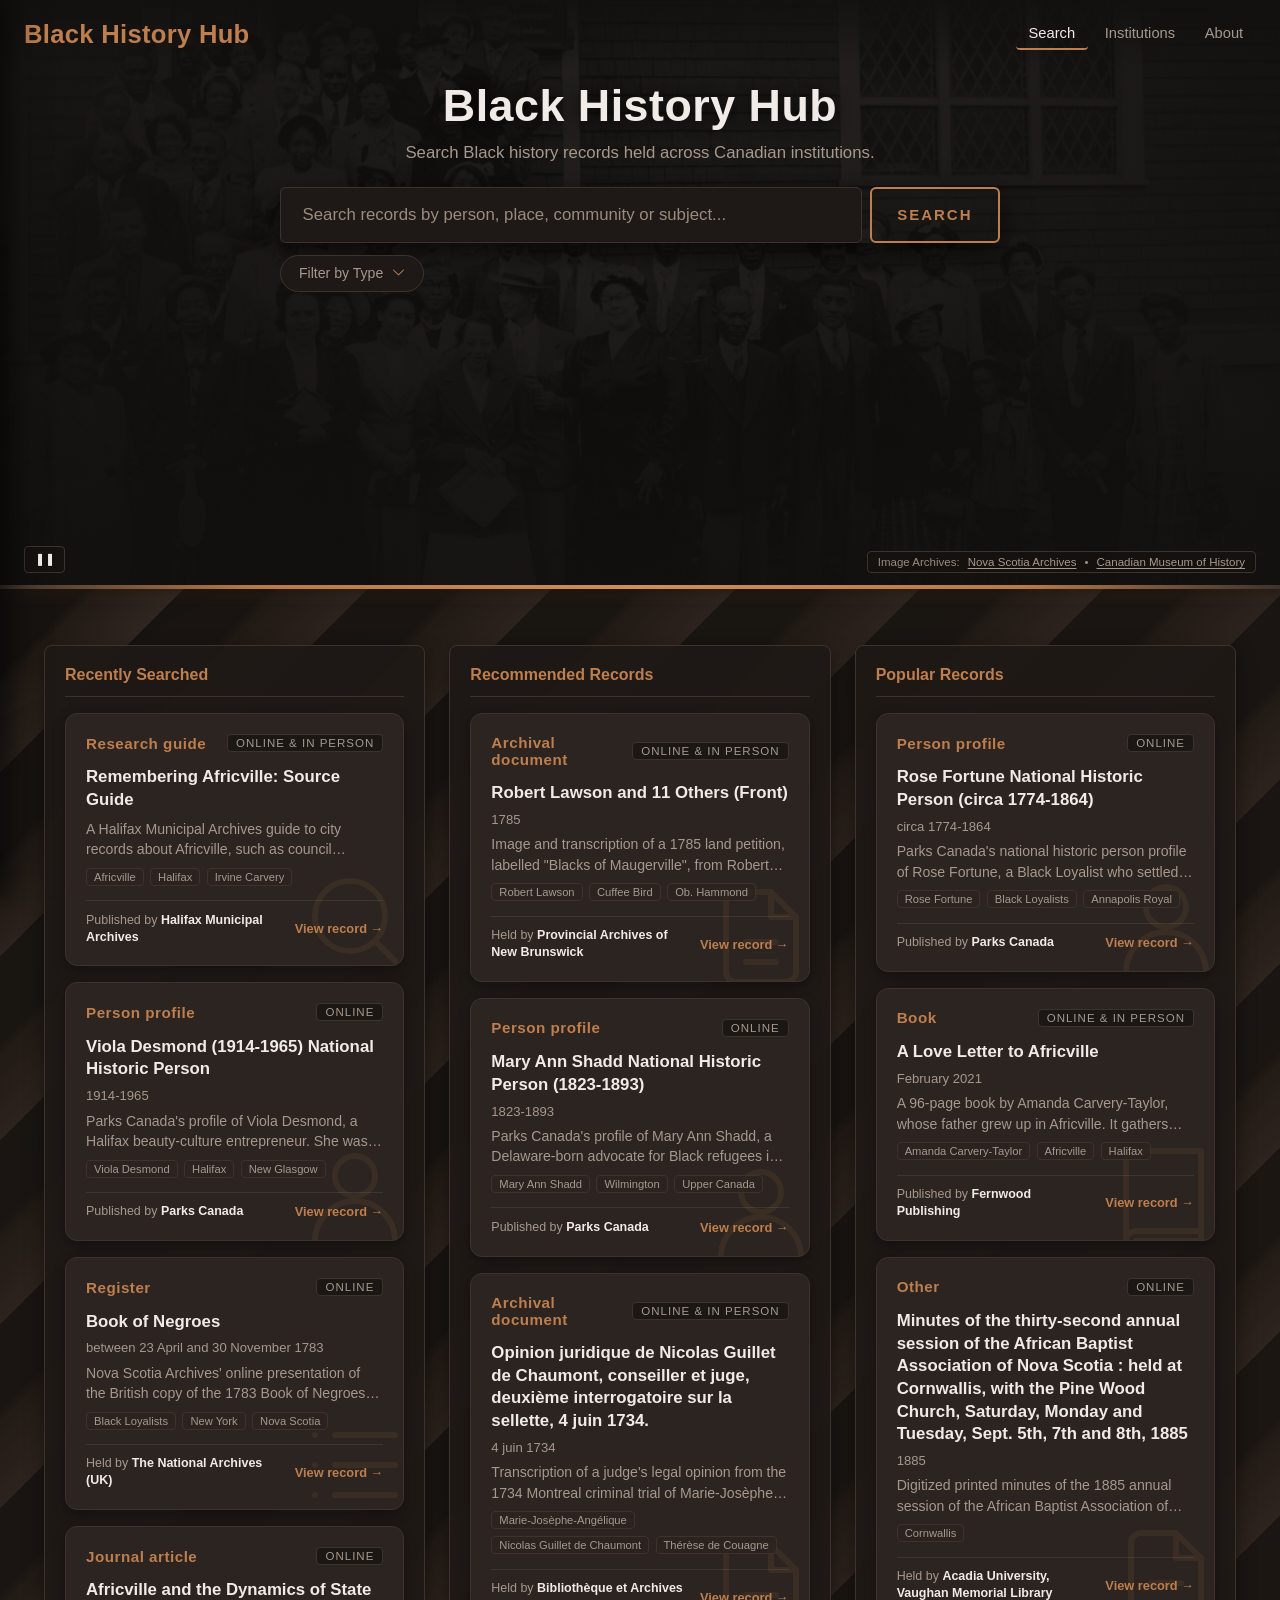
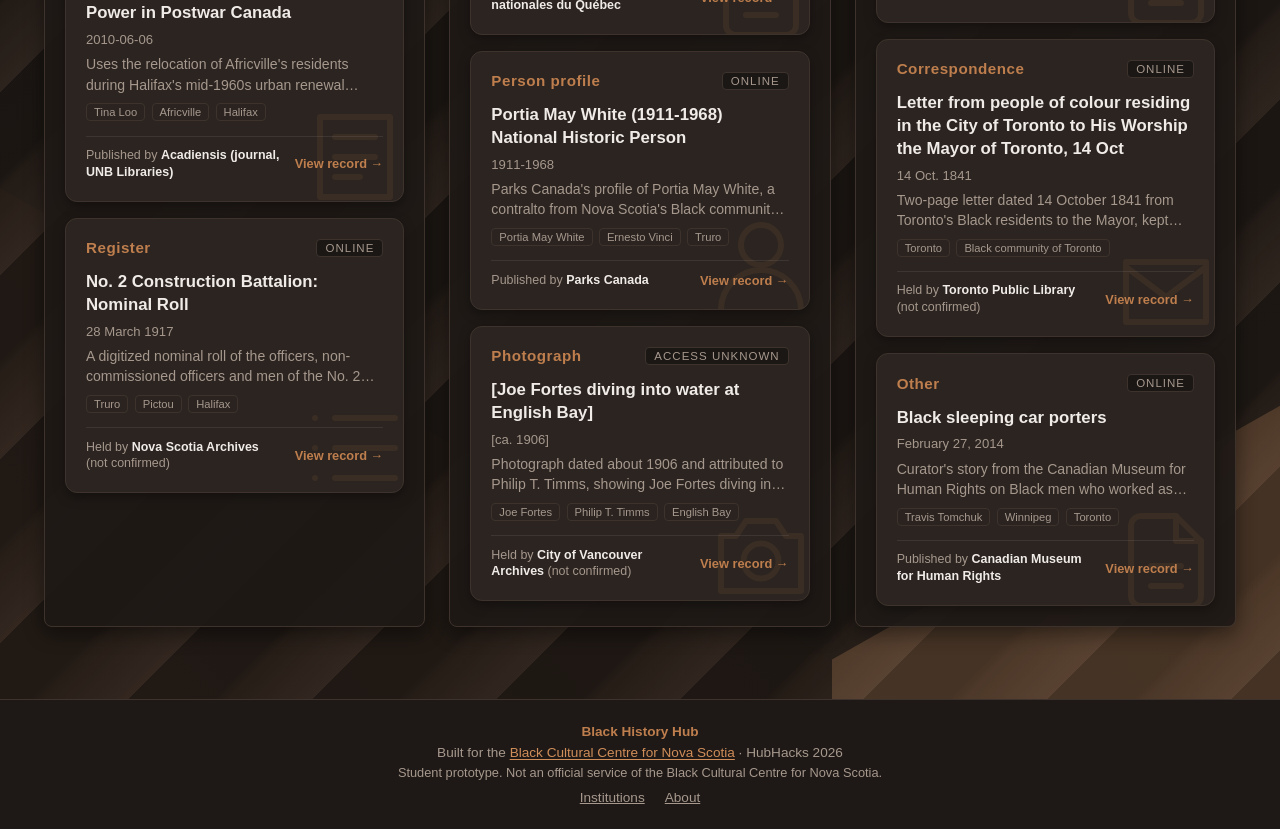
<file: frontend/index.html>
<!DOCTYPE html>
<html lang="en">
<head>
  <meta charset="UTF-8">
  <meta name="viewport" content="width=device-width, initial-scale=1.0">
  <title>Black History Hub</title>
  <link rel="stylesheet" href="css/styles.css">
  <script src="js/script.js" defer></script>
  <script src="js/track.js" defer></script>
</head>
<body class="home-page">
  <a class="skip-link" href="#main">Skip to main content</a>

  <!-- Hidden SVG Gooey Filter -->
  <svg xmlns="http://www.w3.org/2000/svg" version="1.1" aria-hidden="true" focusable="false" style="display: block; height: 0; width: 0; position: absolute;">
    <defs>
      <filter id="goo">
        <feGaussianBlur in="SourceGraphic" stdDeviation="10" result="blur"></feGaussianBlur>
        <feColorMatrix in="blur" mode="matrix" values="1 0 0 0 0  0 1 0 0 0  0 0 1 0 0  0 0 0 18 -7" result="goo"></feColorMatrix>
        <feBlend in="SourceGraphic" in2="goo"></feBlend>
      </filter>
    </defs>
  </svg>

  <!-- Header: links on desktop, menu button on mobile. Sits over the hero on Home. -->
  <header class="top-nav top-nav--overlay">
    <button id="sidebar-toggle-btn" class="icon-btn nav-toggle" aria-label="Open menu" aria-expanded="false" aria-controls="side-nav">☰</button>
    <a href="index.html" class="brand-title">Black History Hub</a>
    <nav class="top-nav-links" aria-label="Main">
      <a href="index.html" class="top-nav-link" aria-current="page">Search</a>
      <a href="institutions.html" class="top-nav-link">Institutions</a>
      <a href="about.html" class="top-nav-link">About</a>
    </nav>
  </header>

  <!-- Slide-Out Side Navigation (mobile) -->
  <aside id="side-nav" class="side-nav" aria-label="Site menu" inert>
    <div class="side-nav-header">
      <span class="brand-title">Menu</span>
      <button id="sidebar-close-btn" class="icon-btn" aria-label="Close menu">✕</button>
    </div>
    <nav class="side-nav-menu" aria-label="Main">
      <a href="index.html" class="nav-link" aria-current="page">Search</a>
      <a href="institutions.html" class="nav-link">Institutions</a>
      <a href="about.html" class="nav-link">About</a>
    </nav>
  </aside>

  <!-- Background overlay when side menu is active -->
  <div id="backdrop" class="backdrop"></div>

  <!-- Main Hero Section with Carousel Extending to Screen Top -->
  <main id="main">
    <section class="search-hero-section">
      <!-- Image Carousel Elements -->
      <div class="carousel-container" id="carousel">
        <img src="Resources/1.jpg" alt="Black-and-white group photo of a congregation, dressed formally, standing in front of a wooden church" class="carousel-slide active">
        <img src="Resources/2.jpeg" alt="Black-and-white photo of three children by a railway boxcar, beside a sign reading 'Please boil this water before drinking and cooking'" class="carousel-slide">
        <img src="Resources/3.jpeg" alt="Black-and-white photo taken through a window of small wooden houses and a white church by the water, with two men in suits walking up a path" class="carousel-slide">
        <img src="Resources/4.jpg" alt="Early 20th-century photo of children sitting beside a dirt road leading to a farmhouse, with a man standing in the road" class="carousel-slide">
      </div>
      <div class="carousel-overlay" aria-hidden="true"></div>

      <!-- Horizontally Centered Search Wrapper -->
      <div class="search-wrapper">
        <h1 class="hero-title">Black History Hub</h1>
        <p class="hero-tagline">Search Black history records held across Canadian institutions.</p>

        <form id="search-form" class="search-box" role="search" action="results.html">
          <label for="search-input" class="visually-hidden">Search records</label>
          <input
            type="search"
            id="search-input"
            name="q"
            class="search-input"
            placeholder="Search records by person, place, community or subject..."
            autocomplete="off"
          >
          <!-- Gooey Uiverse Button -->
          <button type="submit" class="c-button c-button--gooey">
            Search
            <span class="c-button__blobs" aria-hidden="true">
              <span></span>
              <span></span>
              <span></span>
            </span>
          </button>
        </form>

        <!-- Filter by resource type (values match record.resource_type) -->
        <div class="menu">
          <div class="item">
            <div class="link" tabindex="0" role="button" aria-haspopup="true" aria-expanded="false">
              <span id="tag-dropdown-label">Filter by Type</span>
              <svg viewBox="0 0 360 360" xml:space="preserve" aria-hidden="true" focusable="false">
                <g id="SVGRepo_iconCarrier">
                  <path
                    d="M325.607,79.393c-5.857-5.857-15.355-5.858-21.213,0.001l-139.39,139.393L25.607,79.393 c-5.857-5.857-15.355-5.858-21.213,0.001c-5.858,5.858-5.858,15.355,0,21.213l150.004,150c2.813,2.813,6.628,4.393,10.606,4.393 s7.794-1.581,10.606-4.394l149.996-150C331.465,94.749,331.465,85.251,325.607,79.393z"
                  ></path>
                </g>
              </svg>
            </div>

            <!-- Checkbox Items -->
            <div class="submenu">
              <div class="submenu-item">
                <label class="tag-label">
                  <span class="checkBox">
                    <input type="checkbox" name="type" value="journal_article" class="tag-checkbox">
                    <span class="transition fill-box"></span>
                  </span>
                  <span>Journal article</span>
                </label>
              </div>
              <div class="submenu-item">
                <label class="tag-label">
                  <span class="checkBox">
                    <input type="checkbox" name="type" value="person_profile" class="tag-checkbox">
                    <span class="transition fill-box"></span>
                  </span>
                  <span>Person profile</span>
                </label>
              </div>
              <div class="submenu-item">
                <label class="tag-label">
                  <span class="checkBox">
                    <input type="checkbox" name="type" value="archival_document" class="tag-checkbox">
                    <span class="transition fill-box"></span>
                  </span>
                  <span>Archival document</span>
                </label>
              </div>
              <div class="submenu-item">
                <label class="tag-label">
                  <span class="checkBox">
                    <input type="checkbox" name="type" value="register" class="tag-checkbox">
                    <span class="transition fill-box"></span>
                  </span>
                  <span>Register</span>
                </label>
              </div>
              <div class="submenu-item">
                <label class="tag-label">
                  <span class="checkBox">
                    <input type="checkbox" name="type" value="research_guide" class="tag-checkbox">
                    <span class="transition fill-box"></span>
                  </span>
                  <span>Research guide</span>
                </label>
              </div>
              <div class="submenu-item">
                <label class="tag-label">
                  <span class="checkBox">
                    <input type="checkbox" name="type" value="book" class="tag-checkbox">
                    <span class="transition fill-box"></span>
                  </span>
                  <span>Book</span>
                </label>
              </div>
              <div class="submenu-item">
                <label class="tag-label">
                  <span class="checkBox">
                    <input type="checkbox" name="type" value="correspondence" class="tag-checkbox">
                    <span class="transition fill-box"></span>
                  </span>
                  <span>Correspondence</span>
                </label>
              </div>
              <div class="submenu-item">
                <label class="tag-label">
                  <span class="checkBox">
                    <input type="checkbox" name="type" value="map" class="tag-checkbox">
                    <span class="transition fill-box"></span>
                  </span>
                  <span>Map</span>
                </label>
              </div>
              <div class="submenu-item">
                <label class="tag-label">
                  <span class="checkBox">
                    <input type="checkbox" name="type" value="photograph" class="tag-checkbox">
                    <span class="transition fill-box"></span>
                  </span>
                  <span>Photograph</span>
                </label>
              </div>
              <div class="submenu-item">
                <label class="tag-label">
                  <span class="checkBox">
                    <input type="checkbox" name="type" value="other" class="tag-checkbox">
                    <span class="transition fill-box"></span>
                  </span>
                  <span>Other</span>
                </label>
              </div>
            </div>
          </div>
        </div>
      </div>

      <!-- Carousel pause/play -->
      <button id="carousel-toggle" class="icon-btn carousel-toggle" aria-pressed="false" aria-label="Pause slideshow">❚❚</button>

      <!-- Image Citations (collapsed behind a button on mobile) -->
      <button type="button" id="hero-citation-toggle" class="hero-citation-toggle" aria-expanded="false" aria-controls="hero-citation-bar">About these photos</button>
      <footer id="hero-citation-bar" class="hero-citation-bar">
        <span>Image Archives:</span>
        <a href="https://archives.novascotia.ca/african-heritage/archival/" target="_blank" rel="noopener noreferrer">Nova Scotia Archives<span class="visually-hidden"> (opens in a new tab)</span></a>
        <span aria-hidden="true">•</span>
        <a href="https://www.historymuseum.ca/teachers-zone/african-nova-scotians-20th-century-canadian-legacies/african-nova-scotian-communities/north-preston-new-road-in-the-early-20th-century" target="_blank" rel="noopener noreferrer">Canadian Museum of History<span class="visually-hidden"> (opens in a new tab)</span></a>
      </footer>
    </section>

    <!-- Pronounced Divider -->
    <div class="section-divider" role="separator" aria-hidden="true"></div>

    <!-- Lower Section: 3 Columns of Record Cards -->
    <section class="lower-pattern-container" aria-label="Featured records">
      <div class="pattern-bg" aria-hidden="true">
        <svg
          preserveAspectRatio="xMidYMid slice"
          height="100%"
          width="100%"
          class="cube-svg"
          viewBox="0 0 120 104"
          aria-hidden="true"
          focusable="false"
        >
          <defs>
            <linearGradient y2="100%" x2="100%" y1="0%" x1="0%" id="cube-dark">
              <stop stop-color="#191512" offset="0%"></stop>
              <stop stop-color="#342821" offset="100%"></stop>
            </linearGradient>
            <linearGradient y2="0%" x2="100%" y1="100%" x1="0%" id="cube-mid">
              <stop stop-color="#5a4132" offset="0%"></stop>
              <stop stop-color="#241a14" offset="100%"></stop>
            </linearGradient>
            <linearGradient y2="100%" x2="0%" y1="0%" x1="100%" id="cube-light">
              <stop stop-color="#b87948" offset="0%"></stop>
              <stop stop-color="#d99f70" offset="100%"></stop>
            </linearGradient>
          </defs>
          <g>
            <polygon fill="url(#cube-dark)" points="60,0 120,34 60,68 0,34"></polygon>
            <polygon fill="url(#cube-mid)" points="0,34 60,68 60,104 0,70"></polygon>
            <polygon fill="url(#cube-light)" points="60,68 120,34 120,70 60,104"></polygon>
          </g>
        </svg>
      </div>

      <div class="lower-content-wrapper">
        <div class="content-grid">

          <!-- Column 1: Recently Searched (from localStorage later; sample cards for now) -->
          <section id="col-recent" class="column-section" aria-labelledby="col-recent-title">
            <h2 id="col-recent-title" class="column-title">Recently Searched</h2>
            <p class="column-empty" hidden>Your recent searches will appear here.</p>
            <div class="card-stack">
              <article class="card">
                <svg class="card-type-icon" viewBox="0 0 24 24" aria-hidden="true" focusable="false"><circle cx="11" cy="11" r="7"/><path d="M20 20l-4-4"/></svg>
                <div class="card-content">
                  <div class="card-top">
                    <span class="card-title">Research guide</span>
                    <span class="card-category">Online &amp; in person</span>
                  </div>
                  <div class="card-body">
                    <h3 class="card-heading"><a class="card-link" href="record.html?id=SRC-009">Remembering Africville: Source Guide</a></h3>
                    <p class="card-snippet">A Halifax Municipal Archives guide to city records about Africville, such as council minutes, relocation compensation case files, building permits, photographs and maps, with archival reference numbers. Many of the listed records are digitized; some can be seen only in person or once personal information has been redacted.</p>
                    <ul class="card-tags" aria-label="People and places">
                      <li><a class="card-tag" href="results.html?q=Africville">Africville</a></li>
                      <li><a class="card-tag" href="results.html?q=Halifax">Halifax</a></li>
                      <li><a class="card-tag" href="results.html?q=Irvine+Carvery">Irvine Carvery</a></li>
                    </ul>
                  </div>
                  <div class="card-bottom">
                    <span class="card-holder">Published by <strong>Halifax Municipal Archives</strong></span>
                    <span class="card-action" aria-hidden="true">View record &rarr;</span>
                  </div>
                </div>
              </article>
              <article class="card">
                <svg class="card-type-icon" viewBox="0 0 24 24" aria-hidden="true" focusable="false"><circle cx="12" cy="8" r="4"/><path d="M4 21a8 8 0 0 1 16 0"/></svg>
                <div class="card-content">
                  <div class="card-top">
                    <span class="card-title">Person profile</span>
                    <span class="card-category">Online</span>
                  </div>
                  <div class="card-body">
                    <h3 class="card-heading"><a class="card-link" href="record.html?id=BIO-001">Viola Desmond (1914-1965) National Historic Person</a></h3>
                    <p class="card-date">1914-1965</p>
                    <p class="card-snippet">Parks Canada&#x27;s profile of Viola Desmond, a Halifax beauty-culture entrepreneur. She was arrested in 1946 after refusing to leave the floor section of New Glasgow&#x27;s Roseland Theatre; the page also covers Nova Scotia&#x27;s 2010 apology and posthumous pardon.</p>
                    <ul class="card-tags" aria-label="People and places">
                      <li><a class="card-tag" href="results.html?q=Viola+Desmond">Viola Desmond</a></li>
                      <li><a class="card-tag" href="results.html?q=Halifax">Halifax</a></li>
                      <li><a class="card-tag" href="results.html?q=New+Glasgow">New Glasgow</a></li>
                    </ul>
                  </div>
                  <div class="card-bottom">
                    <span class="card-holder">Published by <strong>Parks Canada</strong></span>
                    <span class="card-action" aria-hidden="true">View record &rarr;</span>
                  </div>
                </div>
              </article>
              <article class="card">
                <svg class="card-type-icon" viewBox="0 0 24 24" aria-hidden="true" focusable="false"><path d="M8 6h12M8 12h12M8 18h12M4 6h.01M4 12h.01M4 18h.01"/></svg>
                <div class="card-content">
                  <div class="card-top">
                    <span class="card-title">Register</span>
                    <span class="card-category">Online</span>
                  </div>
                  <div class="card-body">
                    <h3 class="card-heading"><a class="card-link" href="record.html?id=SRC-001a">Book of Negroes</a></h3>
                    <p class="card-date">between 23 April and 30 November 1783</p>
                    <p class="card-snippet">Nova Scotia Archives&#x27; online presentation of the British copy of the 1783 Book of Negroes, a register of about 3,000 Black refugees who sailed from New York to Nova Scotia between April and November 1783. You can page through digitized images of the register, which is held in the UK.</p>
                    <ul class="card-tags" aria-label="People and places">
                      <li><a class="card-tag" href="results.html?q=Black+Loyalists">Black Loyalists</a></li>
                      <li><a class="card-tag" href="results.html?q=New+York">New York</a></li>
                      <li><a class="card-tag" href="results.html?q=Nova+Scotia">Nova Scotia</a></li>
                    </ul>
                  </div>
                  <div class="card-bottom">
                    <span class="card-holder">Held by <strong>The National Archives (UK)</strong></span>
                    <span class="card-action" aria-hidden="true">View record &rarr;</span>
                  </div>
                </div>
              </article>
              <article class="card">
                <svg class="card-type-icon" viewBox="0 0 24 24" aria-hidden="true" focusable="false"><path d="M5 4h14v16H5z"/><path d="M8 8h8M8 12h8M8 16h5"/></svg>
                <div class="card-content">
                  <div class="card-top">
                    <span class="card-title">Journal article</span>
                    <span class="card-category">Online</span>
                  </div>
                  <div class="card-body">
                    <h3 class="card-heading"><a class="card-link" href="record.html?id=JRN-007">Africville and the Dynamics of State Power in Postwar Canada</a></h3>
                    <p class="card-date">2010-06-06</p>
                    <p class="card-snippet">Uses the relocation of Africville&#x27;s residents during Halifax&#x27;s mid-1960s urban renewal program to examine how postwar state power actually worked. Argues that the case reveals more than racism alone, including the ideas of the good life built into the welfare state.</p>
                    <ul class="card-tags" aria-label="People and places">
                      <li><a class="card-tag" href="results.html?q=Tina+Loo">Tina Loo</a></li>
                      <li><a class="card-tag" href="results.html?q=Africville">Africville</a></li>
                      <li><a class="card-tag" href="results.html?q=Halifax">Halifax</a></li>
                    </ul>
                  </div>
                  <div class="card-bottom">
                    <span class="card-holder">Published by <strong>Acadiensis (journal, UNB Libraries)</strong></span>
                    <span class="card-action" aria-hidden="true">View record &rarr;</span>
                  </div>
                </div>
              </article>
              <article class="card">
                <svg class="card-type-icon" viewBox="0 0 24 24" aria-hidden="true" focusable="false"><path d="M8 6h12M8 12h12M8 18h12M4 6h.01M4 12h.01M4 18h.01"/></svg>
                <div class="card-content">
                  <div class="card-top">
                    <span class="card-title">Register</span>
                    <span class="card-category">Online</span>
                  </div>
                  <div class="card-body">
                    <h3 class="card-heading"><a class="card-link" href="record.html?id=SRC-012">No. 2 Construction Battalion: Nominal Roll</a></h3>
                    <p class="card-date">28 March 1917</p>
                    <p class="card-snippet">A digitized nominal roll of the officers, non-commissioned officers and men of the No. 2 Construction Battalion, a First World War unit headquartered first in Pictou and later in Truro, with a companion database searchable by surname and community. Regimental numbers from the roll can be used to look up soldiers&#x27; attestation papers at Library and Archives Canada.</p>
                    <ul class="card-tags" aria-label="People and places">
                      <li><a class="card-tag" href="results.html?q=Truro">Truro</a></li>
                      <li><a class="card-tag" href="results.html?q=Pictou">Pictou</a></li>
                      <li><a class="card-tag" href="results.html?q=Halifax">Halifax</a></li>
                    </ul>
                  </div>
                  <div class="card-bottom">
                    <span class="card-holder">Held by <strong>Nova Scotia Archives</strong> (not confirmed)</span>
                    <span class="card-action" aria-hidden="true">View record &rarr;</span>
                  </div>
                </div>
              </article>
            </div>
          </section>

          <!-- Column 2: Recommended (curated by the team) -->
          <section id="col-recommended" class="column-section" aria-labelledby="col-recommended-title">
            <h2 id="col-recommended-title" class="column-title">Recommended Records</h2>
            <div class="card-stack">
              <article class="card">
                <svg class="card-type-icon" viewBox="0 0 24 24" aria-hidden="true" focusable="false"><path d="M14 3H7a2 2 0 0 0-2 2v14a2 2 0 0 0 2 2h10a2 2 0 0 0 2-2V8z"/><path d="M14 3v5h5M9 13h6M9 17h6"/></svg>
                <div class="card-content">
                  <div class="card-top">
                    <span class="card-title">Archival document</span>
                    <span class="card-category">Online &amp; in person</span>
                  </div>
                  <div class="card-body">
                    <h3 class="card-heading"><a class="card-link" href="record.html?id=SRC-021">Robert Lawson and 11 Others (Front)</a></h3>
                    <p class="card-date">1785</p>
                    <p class="card-snippet">Image and transcription of a 1785 land petition, labelled &quot;Blacks of Maugerville&quot;, from Robert Lawson and eleven other Black men in Maugerville, New Brunswick, addressed to Thomas Carleton. It appears in the Fredericton Region Museum&#x27;s online exhibit on early Black settlers of York-Sunbury counties; the original is credited to the Provincial Archives of New Brunswick.</p>
                    <ul class="card-tags" aria-label="People and places">
                      <li><a class="card-tag" href="results.html?q=Robert+Lawson">Robert Lawson</a></li>
                      <li><a class="card-tag" href="results.html?q=Cuffee+Bird">Cuffee Bird</a></li>
                      <li><a class="card-tag" href="results.html?q=Ob.+Hammond">Ob. Hammond</a></li>
                    </ul>
                  </div>
                  <div class="card-bottom">
                    <span class="card-holder">Held by <strong>Provincial Archives of New Brunswick</strong></span>
                    <span class="card-action" aria-hidden="true">View record &rarr;</span>
                  </div>
                </div>
              </article>
              <article class="card">
                <svg class="card-type-icon" viewBox="0 0 24 24" aria-hidden="true" focusable="false"><circle cx="12" cy="8" r="4"/><path d="M4 21a8 8 0 0 1 16 0"/></svg>
                <div class="card-content">
                  <div class="card-top">
                    <span class="card-title">Person profile</span>
                    <span class="card-category">Online</span>
                  </div>
                  <div class="card-body">
                    <h3 class="card-heading"><a class="card-link" href="record.html?id=BIO-003">Mary Ann Shadd National Historic Person (1823-1893)</a></h3>
                    <p class="card-date">1823-1893</p>
                    <p class="card-snippet">Parks Canada&#x27;s profile of Mary Ann Shadd, a Delaware-born advocate for Black refugees in 1850s Upper Canada. In 1853 she founded The Provincial Freeman, which promoted self-reliance and civil rights for Black people and women.</p>
                    <ul class="card-tags" aria-label="People and places">
                      <li><a class="card-tag" href="results.html?q=Mary+Ann+Shadd">Mary Ann Shadd</a></li>
                      <li><a class="card-tag" href="results.html?q=Wilmington">Wilmington</a></li>
                      <li><a class="card-tag" href="results.html?q=Upper+Canada">Upper Canada</a></li>
                    </ul>
                  </div>
                  <div class="card-bottom">
                    <span class="card-holder">Published by <strong>Parks Canada</strong></span>
                    <span class="card-action" aria-hidden="true">View record &rarr;</span>
                  </div>
                </div>
              </article>
              <article class="card">
                <svg class="card-type-icon" viewBox="0 0 24 24" aria-hidden="true" focusable="false"><path d="M14 3H7a2 2 0 0 0-2 2v14a2 2 0 0 0 2 2h10a2 2 0 0 0 2-2V8z"/><path d="M14 3v5h5M9 13h6M9 17h6"/></svg>
                <div class="card-content">
                  <div class="card-top">
                    <span class="card-title">Archival document</span>
                    <span class="card-category">Online &amp; in person</span>
                  </div>
                  <div class="card-body">
                    <h3 class="card-heading"><a class="card-link" href="record.html?id=SRC-013">Opinion juridique de Nicolas Guillet de Chaumont, conseiller et juge, deuxième interrogatoire sur la sellette, 4 juin 1734.</a></h3>
                    <p class="card-date">4 juin 1734</p>
                    <p class="card-snippet">Transcription of a judge&#x27;s legal opinion from the 1734 Montreal criminal trial of Marie-Josèphe-Angélique, an enslaved Black woman accused of arson, given at her second interrogation on the &quot;sellette&quot;. The page cites the original file at the &quot;Archives nationales du Québec, Centre de Montréal&quot; (now part of BAnQ; that link is our identification).</p>
                    <ul class="card-tags" aria-label="People and places">
                      <li><a class="card-tag" href="results.html?q=Marie-Josèphe-Angélique">Marie-Josèphe-Angélique</a></li>
                      <li><a class="card-tag" href="results.html?q=Nicolas+Guillet+de+Chaumont">Nicolas Guillet de Chaumont</a></li>
                      <li><a class="card-tag" href="results.html?q=Thérèse+de+Couagne">Thérèse de Couagne</a></li>
                    </ul>
                  </div>
                  <div class="card-bottom">
                    <span class="card-holder">Held by <strong>Bibliothèque et Archives nationales du Québec</strong></span>
                    <span class="card-action" aria-hidden="true">View record &rarr;</span>
                  </div>
                </div>
              </article>
              <article class="card">
                <svg class="card-type-icon" viewBox="0 0 24 24" aria-hidden="true" focusable="false"><circle cx="12" cy="8" r="4"/><path d="M4 21a8 8 0 0 1 16 0"/></svg>
                <div class="card-content">
                  <div class="card-top">
                    <span class="card-title">Person profile</span>
                    <span class="card-category">Online</span>
                  </div>
                  <div class="card-body">
                    <h3 class="card-heading"><a class="card-link" href="record.html?id=BIO-002">Portia May White (1911-1968) National Historic Person</a></h3>
                    <p class="card-date">1911-1968</p>
                    <p class="card-snippet">Parks Canada&#x27;s profile of Portia May White, a contralto from Nova Scotia&#x27;s Black community. She was the first African-Canadian woman to win international recognition as a concert singer, after 1940s debuts in Toronto and New York.</p>
                    <ul class="card-tags" aria-label="People and places">
                      <li><a class="card-tag" href="results.html?q=Portia+May+White">Portia May White</a></li>
                      <li><a class="card-tag" href="results.html?q=Ernesto+Vinci">Ernesto Vinci</a></li>
                      <li><a class="card-tag" href="results.html?q=Truro">Truro</a></li>
                    </ul>
                  </div>
                  <div class="card-bottom">
                    <span class="card-holder">Published by <strong>Parks Canada</strong></span>
                    <span class="card-action" aria-hidden="true">View record &rarr;</span>
                  </div>
                </div>
              </article>
              <article class="card">
                <svg class="card-type-icon" viewBox="0 0 24 24" aria-hidden="true" focusable="false"><path d="M4 8h3l2-3h6l2 3h3v11H4z"/><circle cx="12" cy="13" r="3.5"/></svg>
                <div class="card-content">
                  <div class="card-top">
                    <span class="card-title">Photograph</span>
                    <span class="card-category">Access unknown</span>
                  </div>
                  <div class="card-body">
                    <h3 class="card-heading"><a class="card-link" href="record.html?id=SRC-018">[Joe Fortes diving into water at English Bay]</a></h3>
                    <p class="card-date">[ca. 1906]</p>
                    <p class="card-snippet">Photograph dated about 1906 and attributed to Philip T. Timms, showing Joe Fortes diving into the water at English Bay, with bathers on shore, boys on a diving board and a building under construction behind. Open this City of Vancouver Archives description for the reference code and provenance before requesting a copy.</p>
                    <ul class="card-tags" aria-label="People and places">
                      <li><a class="card-tag" href="results.html?q=Joe+Fortes">Joe Fortes</a></li>
                      <li><a class="card-tag" href="results.html?q=Philip+T.+Timms">Philip T. Timms</a></li>
                      <li><a class="card-tag" href="results.html?q=English+Bay">English Bay</a></li>
                    </ul>
                  </div>
                  <div class="card-bottom">
                    <span class="card-holder">Held by <strong>City of Vancouver Archives</strong> (not confirmed)</span>
                    <span class="card-action" aria-hidden="true">View record &rarr;</span>
                  </div>
                </div>
              </article>
            </div>
          </section>

          <!-- Column 3: Popular (curated for the prototype; no usage data yet) -->
          <section id="col-popular" class="column-section" aria-labelledby="col-popular-title">
            <h2 id="col-popular-title" class="column-title">Popular Records</h2>
            <div class="card-stack">
              <article class="card">
                <svg class="card-type-icon" viewBox="0 0 24 24" aria-hidden="true" focusable="false"><circle cx="12" cy="8" r="4"/><path d="M4 21a8 8 0 0 1 16 0"/></svg>
                <div class="card-content">
                  <div class="card-top">
                    <span class="card-title">Person profile</span>
                    <span class="card-category">Online</span>
                  </div>
                  <div class="card-body">
                    <h3 class="card-heading"><a class="card-link" href="record.html?id=SRC-005">Rose Fortune National Historic Person (circa 1774-1864)</a></h3>
                    <p class="card-date">circa 1774-1864</p>
                    <p class="card-snippet">Parks Canada&#x27;s national historic person profile of Rose Fortune, a Black Loyalist who settled in Annapolis Royal. There she ran a baggage-carting business and informally kept order on the waterfront.</p>
                    <ul class="card-tags" aria-label="People and places">
                      <li><a class="card-tag" href="results.html?q=Rose+Fortune">Rose Fortune</a></li>
                      <li><a class="card-tag" href="results.html?q=Black+Loyalists">Black Loyalists</a></li>
                      <li><a class="card-tag" href="results.html?q=Annapolis+Royal">Annapolis Royal</a></li>
                    </ul>
                  </div>
                  <div class="card-bottom">
                    <span class="card-holder">Published by <strong>Parks Canada</strong></span>
                    <span class="card-action" aria-hidden="true">View record &rarr;</span>
                  </div>
                </div>
              </article>
              <article class="card">
                <svg class="card-type-icon" viewBox="0 0 24 24" aria-hidden="true" focusable="false"><path d="M4 5a2 2 0 0 1 2-2h13v16H6a2 2 0 0 0-2 2z"/><path d="M4 19V5M19 19v2H6"/></svg>
                <div class="card-content">
                  <div class="card-top">
                    <span class="card-title">Book</span>
                    <span class="card-category">Online &amp; in person</span>
                  </div>
                  <div class="card-body">
                    <h3 class="card-heading"><a class="card-link" href="record.html?id=BOOK-002">A Love Letter to Africville</a></h3>
                    <p class="card-date">February 2021</p>
                    <p class="card-snippet">A 96-page book by Amanda Carvery-Taylor, whose father grew up in Africville. It gathers former residents&#x27; memories and photographs to show the community&#x27;s family life, childhood, nightlife and Elders&#x27; lessons, not only its hardships.</p>
                    <ul class="card-tags" aria-label="People and places">
                      <li><a class="card-tag" href="results.html?q=Amanda+Carvery-Taylor">Amanda Carvery-Taylor</a></li>
                      <li><a class="card-tag" href="results.html?q=Africville">Africville</a></li>
                      <li><a class="card-tag" href="results.html?q=Halifax">Halifax</a></li>
                    </ul>
                  </div>
                  <div class="card-bottom">
                    <span class="card-holder">Published by <strong>Fernwood Publishing</strong></span>
                    <span class="card-action" aria-hidden="true">View record &rarr;</span>
                  </div>
                </div>
              </article>
              <article class="card">
                <svg class="card-type-icon" viewBox="0 0 24 24" aria-hidden="true" focusable="false"><path d="M14 3H7a2 2 0 0 0-2 2v14a2 2 0 0 0 2 2h10a2 2 0 0 0 2-2V8z"/><path d="M14 3v5h5M9 13h6M9 17h6"/></svg>
                <div class="card-content">
                  <div class="card-top">
                    <span class="card-title">Other</span>
                    <span class="card-category">Online</span>
                  </div>
                  <div class="card-body">
                    <h3 class="card-heading"><a class="card-link" href="record.html?id=SRC-008">Minutes of the thirty-second annual session of the African Baptist Association of Nova Scotia : held at Cornwallis, with the Pine Wood Church, Saturday, Monday and Tuesday, Sept. 5th, 7th and 8th, 1885</a></h3>
                    <p class="card-date">1885</p>
                    <p class="card-snippet">Digitized printed minutes of the 1885 annual session of the African Baptist Association of Nova Scotia, held at Cornwallis with the Pine Wood Church. The scan, provided through Canadiana, was made from a copy held at Acadia University&#x27;s Vaughan Memorial Library.</p>
                    <ul class="card-tags" aria-label="People and places">
                      <li><a class="card-tag" href="results.html?q=Cornwallis">Cornwallis</a></li>
                    </ul>
                  </div>
                  <div class="card-bottom">
                    <span class="card-holder">Held by <strong>Acadia University, Vaughan Memorial Library</strong></span>
                    <span class="card-action" aria-hidden="true">View record &rarr;</span>
                  </div>
                </div>
              </article>
              <article class="card">
                <svg class="card-type-icon" viewBox="0 0 24 24" aria-hidden="true" focusable="false"><path d="M4 6h16v12H4z"/><path d="M4 7l8 6 8-6"/></svg>
                <div class="card-content">
                  <div class="card-top">
                    <span class="card-title">Correspondence</span>
                    <span class="card-category">Online</span>
                  </div>
                  <div class="card-body">
                    <h3 class="card-heading"><a class="card-link" href="record.html?id=SRC-016">Letter from people of colour residing in the City of Toronto to His Worship the Mayor of Toronto, 14 Oct</a></h3>
                    <p class="card-date">14 Oct. 1841</p>
                    <p class="card-snippet">Two-page letter dated 14 October 1841 from Toronto&#x27;s Black residents to the Mayor, kept among the early Toronto City Council papers. TPL&#x27;s Digital Archive shows the page images with a transcription.</p>
                    <ul class="card-tags" aria-label="People and places">
                      <li><a class="card-tag" href="results.html?q=Toronto">Toronto</a></li>
                      <li><a class="card-tag" href="results.html?q=Black+community+of+Toronto">Black community of Toronto</a></li>
                    </ul>
                  </div>
                  <div class="card-bottom">
                    <span class="card-holder">Held by <strong>Toronto Public Library</strong> (not confirmed)</span>
                    <span class="card-action" aria-hidden="true">View record &rarr;</span>
                  </div>
                </div>
              </article>
              <article class="card">
                <svg class="card-type-icon" viewBox="0 0 24 24" aria-hidden="true" focusable="false"><path d="M14 3H7a2 2 0 0 0-2 2v14a2 2 0 0 0 2 2h10a2 2 0 0 0 2-2V8z"/><path d="M14 3v5h5M9 13h6M9 17h6"/></svg>
                <div class="card-content">
                  <div class="card-top">
                    <span class="card-title">Other</span>
                    <span class="card-category">Online</span>
                  </div>
                  <div class="card-body">
                    <h3 class="card-heading"><a class="card-link" href="record.html?id=SRC-019">Black sleeping car porters</a></h3>
                    <p class="card-date">February 27, 2014</p>
                    <p class="card-snippet">Curator&#x27;s story from the Canadian Museum for Human Rights on Black men who worked as sleeping car porters on Canadian railways, the racial discrimination they faced, and their unions. It notes that the Order of Sleeping Car Porters was established in Winnipeg in 1917. Its image credits point to Library and Archives Canada and Canadian Railroad Historical Association holdings.</p>
                    <ul class="card-tags" aria-label="People and places">
                      <li><a class="card-tag" href="results.html?q=Travis+Tomchuk">Travis Tomchuk</a></li>
                      <li><a class="card-tag" href="results.html?q=Winnipeg">Winnipeg</a></li>
                      <li><a class="card-tag" href="results.html?q=Toronto">Toronto</a></li>
                    </ul>
                  </div>
                  <div class="card-bottom">
                    <span class="card-holder">Published by <strong>Canadian Museum for Human Rights</strong></span>
                    <span class="card-action" aria-hidden="true">View record &rarr;</span>
                  </div>
                </div>
              </article>
            </div>
          </section>

        </div>
      </div>
    </section>
  </main>

  <footer class="site-footer">
    <p class="site-footer-name">Black History Hub</p>
    <p>Built for the <a href="https://bccns.com/" class="site-footer-bccns" target="_blank" rel="noopener noreferrer">Black Cultural Centre for Nova Scotia<span class="visually-hidden"> (opens in a new tab)</span></a> · HubHacks 2026</p>
    <p class="site-footer-note">Student prototype. Not an official service of the Black Cultural Centre for Nova Scotia.</p>
    <nav class="site-footer-links" aria-label="Footer">
      <a href="institutions.html">Institutions</a>
      <a href="about.html">About</a>
    </nav>
  </footer>

</body>
</html>
</file>
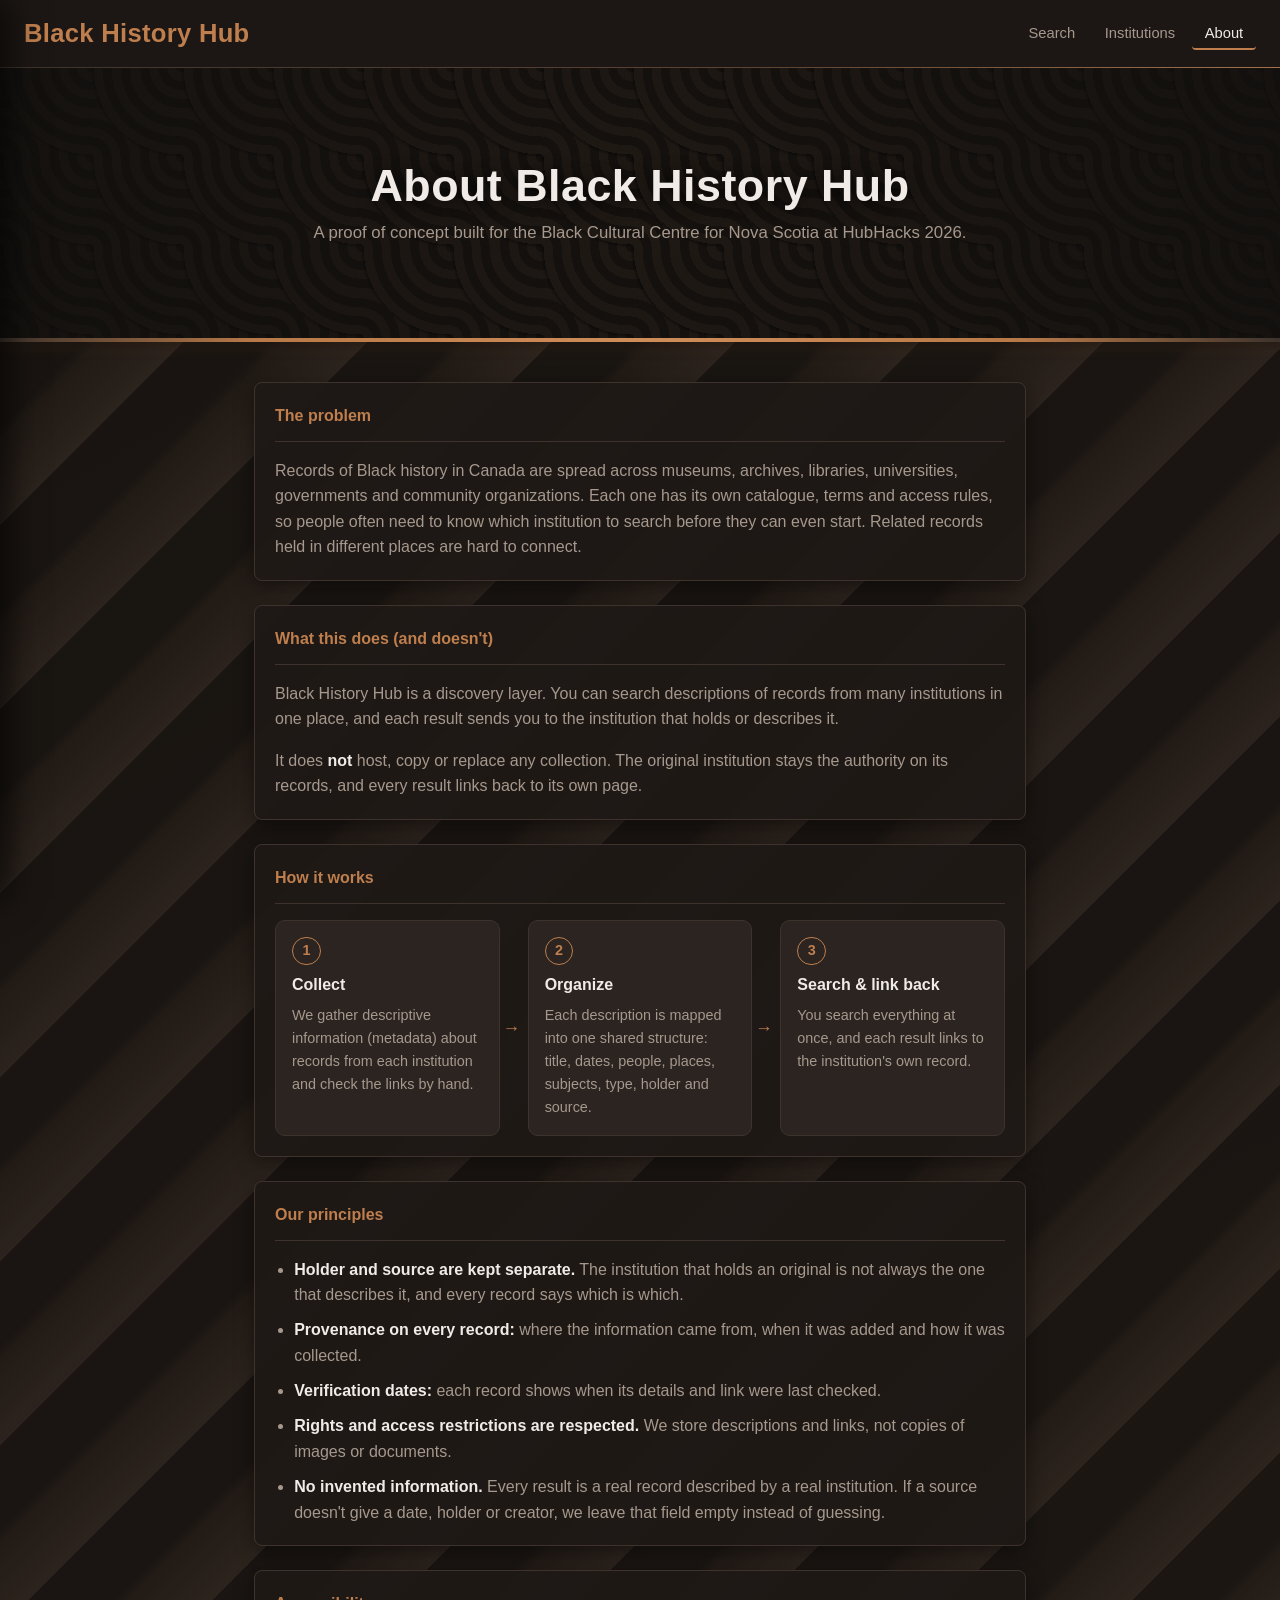
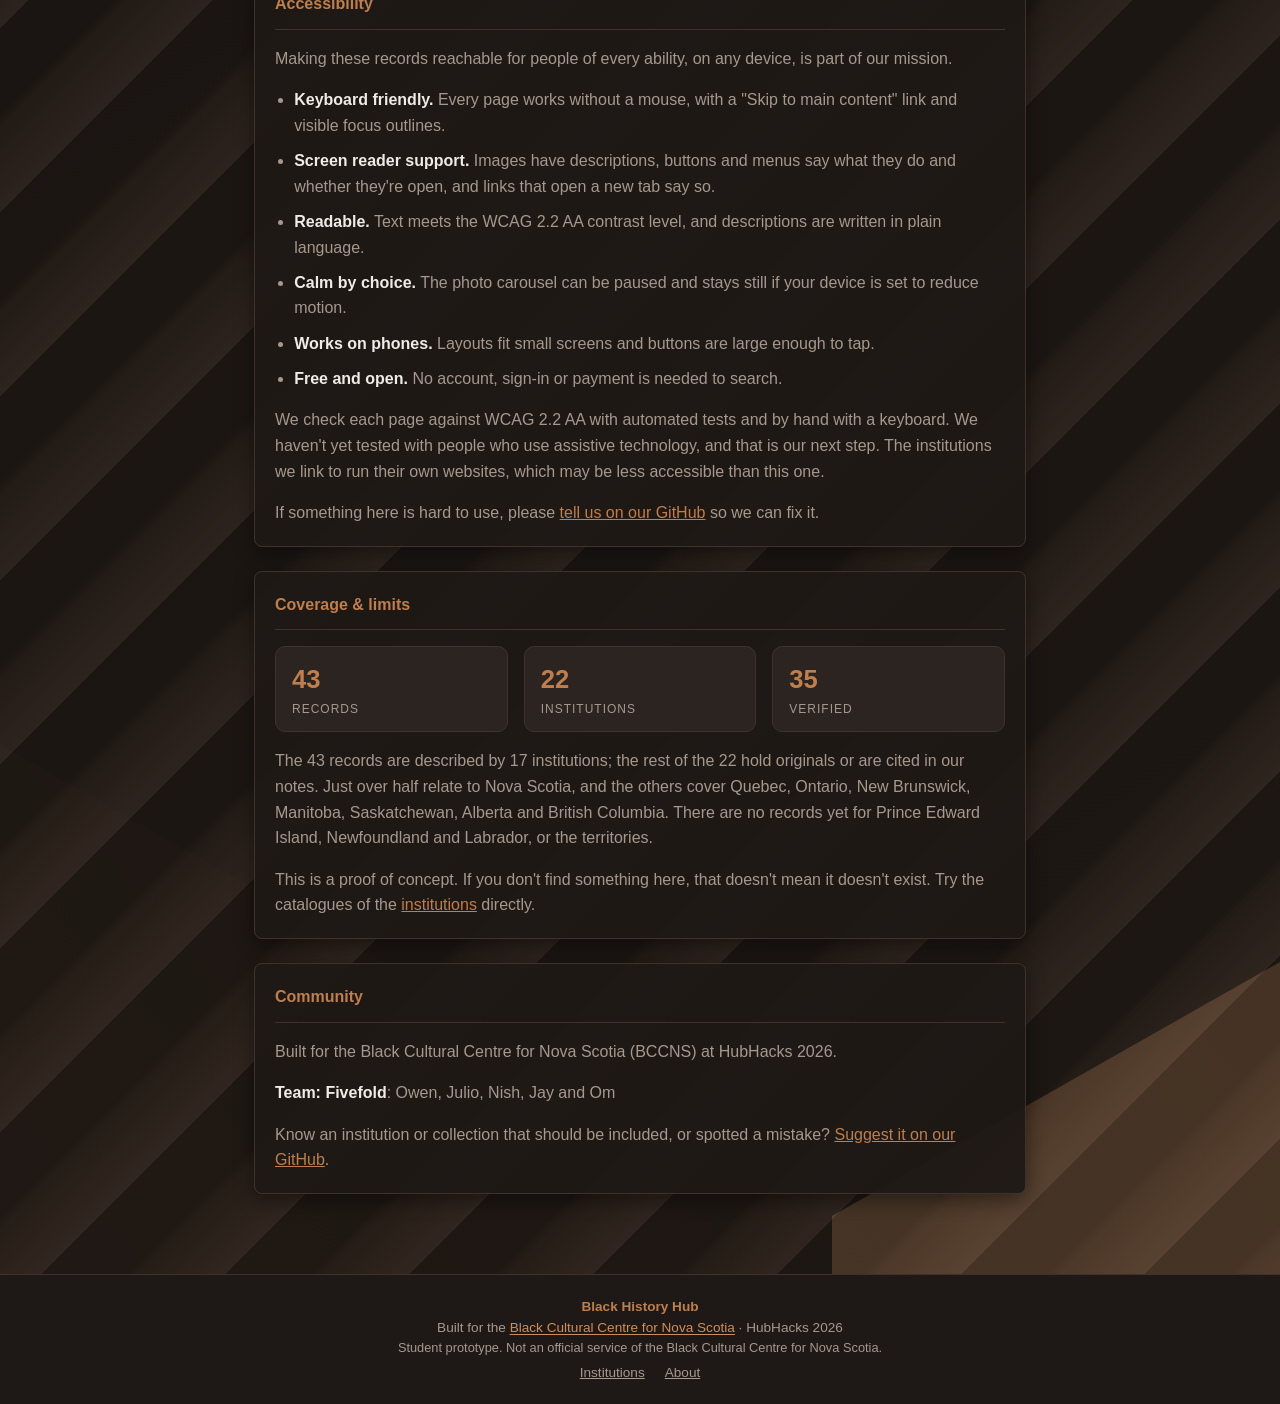
<file: frontend/about.html>
<!DOCTYPE html>
<html lang="en">
<head>
  <meta charset="UTF-8">
  <meta name="viewport" content="width=device-width, initial-scale=1.0">
  <title>About — Black History Hub</title>
  <link rel="stylesheet" href="css/styles.css">
  <script src="js/script.js" defer></script>
  <script src="js/track.js" defer></script>
</head>
<body class="results-page about-page">
  <a class="skip-link" href="#main">Skip to main content</a>

  <!-- Hidden SVG Gooey Filter -->
  <svg xmlns="http://www.w3.org/2000/svg" version="1.1" aria-hidden="true" focusable="false" style="display: block; height: 0; width: 0; position: absolute;">
    <defs>
      <filter id="goo">
        <feGaussianBlur in="SourceGraphic" stdDeviation="10" result="blur"></feGaussianBlur>
        <feColorMatrix in="blur" mode="matrix" values="1 0 0 0 0  0 1 0 0 0  0 0 1 0 0  0 0 0 18 -7" result="goo"></feColorMatrix>
        <feBlend in="SourceGraphic" in2="goo"></feBlend>
      </filter>
    </defs>
  </svg>

  <!-- Top App Bar -->
  <header class="top-nav">
    <button id="sidebar-toggle-btn" class="icon-btn nav-toggle" aria-label="Open menu" aria-expanded="false" aria-controls="side-nav">☰</button>
    <a href="index.html" class="brand-title">Black History Hub</a>
    <nav class="top-nav-links" aria-label="Main">
      <a href="index.html" class="top-nav-link">Search</a>
      <a href="institutions.html" class="top-nav-link">Institutions</a>
      <a href="about.html" class="top-nav-link" aria-current="page">About</a>
    </nav>
  </header>

  <!-- Slide-Out Side Navigation (mobile) -->
  <aside id="side-nav" class="side-nav" aria-label="Site menu" inert>
    <div class="side-nav-header">
      <span class="brand-title">Menu</span>
      <button id="sidebar-close-btn" class="icon-btn" aria-label="Close menu">✕</button>
    </div>
    <nav class="side-nav-menu" aria-label="Main">
      <a href="index.html" class="nav-link">Search</a>
      <a href="institutions.html" class="nav-link">Institutions</a>
      <a href="about.html" class="nav-link" aria-current="page">About</a>
    </nav>
  </aside>

  <!-- Background overlay when side menu is active -->
  <div id="backdrop" class="backdrop"></div>

  <main id="main" class="results-main">
    <!-- Page Hero (same radial pattern as the results page) -->
    <section class="results-hero-section page-hero" aria-labelledby="page-title">
      <div class="search-wrapper">
        <h1 id="page-title" class="hero-title">About Black History Hub</h1>
        <p class="hero-tagline">A proof of concept built for the Black Cultural Centre for Nova Scotia at HubHacks 2026.</p>
      </div>
    </section>

    <!-- Pronounced Divider -->
    <div class="section-divider" role="separator" aria-hidden="true"></div>

    <section class="lower-pattern-container results-container" aria-label="About">
      <div class="pattern-bg" aria-hidden="true">
        <svg
          preserveAspectRatio="xMidYMid slice"
          height="100%"
          width="100%"
          class="cube-svg"
          viewBox="0 0 120 104"
          aria-hidden="true"
          focusable="false"
        >
          <defs>
            <linearGradient y2="100%" x2="100%" y1="0%" x1="0%" id="cube-dark">
              <stop stop-color="#191512" offset="0%"></stop>
              <stop stop-color="#342821" offset="100%"></stop>
            </linearGradient>
            <linearGradient y2="0%" x2="100%" y1="100%" x1="0%" id="cube-mid">
              <stop stop-color="#5a4132" offset="0%"></stop>
              <stop stop-color="#241a14" offset="100%"></stop>
            </linearGradient>
            <linearGradient y2="100%" x2="0%" y1="0%" x1="100%" id="cube-light">
              <stop stop-color="#b87948" offset="0%"></stop>
              <stop stop-color="#d99f70" offset="100%"></stop>
            </linearGradient>
          </defs>
          <g>
            <polygon fill="url(#cube-dark)" points="60,0 120,34 60,68 0,34"></polygon>
            <polygon fill="url(#cube-mid)" points="0,34 60,68 60,104 0,70"></polygon>
            <polygon fill="url(#cube-light)" points="60,68 120,34 120,70 60,104"></polygon>
          </g>
        </svg>
      </div>

      <div class="results-content-wrapper about-wrapper">

        <section class="column-section about-section" aria-labelledby="about-problem">
          <h2 id="about-problem" class="column-title">The problem</h2>
          <p>Records of Black history in Canada are spread across museums, archives, libraries, universities, governments and community organizations. Each one has its own catalogue, terms and access rules, so people often need to know which institution to search before they can even start. Related records held in different places are hard to connect.</p>
        </section>

        <section class="column-section about-section" aria-labelledby="about-what">
          <h2 id="about-what" class="column-title">What this does (and doesn't)</h2>
          <p>Black History Hub is a discovery layer. You can search descriptions of records from many institutions in one place, and each result sends you to the institution that holds or describes it.</p>
          <p>It does <strong>not</strong> host, copy or replace any collection. The original institution stays the authority on its records, and every result links back to its own page.</p>
        </section>

        <section class="column-section about-section" aria-labelledby="about-how">
          <h2 id="about-how" class="column-title">How it works</h2>
          <ol class="how-steps">
            <li class="how-step">
              <span class="how-step-num" aria-hidden="true">1</span>
              <h3 class="how-step-title">Collect</h3>
              <p>We gather descriptive information (metadata) about records from each institution and check the links by hand.</p>
            </li>
            <li class="how-step">
              <span class="how-step-num" aria-hidden="true">2</span>
              <h3 class="how-step-title">Organize</h3>
              <p>Each description is mapped into one shared structure: title, dates, people, places, subjects, type, holder and source.</p>
            </li>
            <li class="how-step">
              <span class="how-step-num" aria-hidden="true">3</span>
              <h3 class="how-step-title">Search &amp; link back</h3>
              <p>You search everything at once, and each result links to the institution's own record.</p>
            </li>
          </ol>
        </section>

        <section class="column-section about-section" aria-labelledby="about-principles">
          <h2 id="about-principles" class="column-title">Our principles</h2>
          <ul class="about-list">
            <li><strong>Holder and source are kept separate.</strong> The institution that holds an original is not always the one that describes it, and every record says which is which.</li>
            <li><strong>Provenance on every record:</strong> where the information came from, when it was added and how it was collected.</li>
            <li><strong>Verification dates:</strong> each record shows when its details and link were last checked.</li>
            <li><strong>Rights and access restrictions are respected.</strong> We store descriptions and links, not copies of images or documents.</li>
            <li><strong>No invented information.</strong> Every result is a real record described by a real institution. If a source doesn't give a date, holder or creator, we leave that field empty instead of guessing.</li>
          </ul>
        </section>

        <section class="column-section about-section" aria-labelledby="about-accessibility">
          <h2 id="about-accessibility" class="column-title">Accessibility</h2>
          <p>Making these records reachable for people of every ability, on any device, is part of our mission.</p>
          <ul class="about-list">
            <li><strong>Keyboard friendly.</strong> Every page works without a mouse, with a "Skip to main content" link and visible focus outlines.</li>
            <li><strong>Screen reader support.</strong> Images have descriptions, buttons and menus say what they do and whether they're open, and links that open a new tab say so.</li>
            <li><strong>Readable.</strong> Text meets the WCAG 2.2 AA contrast level, and descriptions are written in plain language.</li>
            <li><strong>Calm by choice.</strong> The photo carousel can be paused and stays still if your device is set to reduce motion.</li>
            <li><strong>Works on phones.</strong> Layouts fit small screens and buttons are large enough to tap.</li>
            <li><strong>Free and open.</strong> No account, sign-in or payment is needed to search.</li>
          </ul>
          <p>We check each page against WCAG 2.2 AA with automated tests and by hand with a keyboard. We haven't yet tested with people who use assistive technology, and that is our next step. The institutions we link to run their own websites, which may be less accessible than this one.</p>
          <p>If something here is hard to use, please <a href="https://github.com/JUMBOwen06/hubhacks-2026/issues" target="_blank" rel="noopener noreferrer">tell us on our GitHub<span class="visually-hidden"> (opens in a new tab)</span></a> so we can fix it.</p>
        </section>

        <section class="column-section about-section" aria-labelledby="about-coverage">
          <h2 id="about-coverage" class="column-title">Coverage &amp; limits</h2>
          <dl class="about-stats">
            <div><dt>Records</dt><dd>43</dd></div>
            <div><dt>Institutions</dt><dd>22</dd></div>
            <div><dt>Verified</dt><dd>35</dd></div>
          </dl>
          <p>The 43 records are described by 17 institutions; the rest of the 22 hold originals or are cited in our notes. Just over half relate to Nova Scotia, and the others cover Quebec, Ontario, New Brunswick, Manitoba, Saskatchewan, Alberta and British Columbia. There are no records yet for Prince Edward Island, Newfoundland and Labrador, or the territories.</p>
          <p>This is a proof of concept. If you don't find something here, that doesn't mean it doesn't exist. Try the catalogues of the <a href="institutions.html">institutions</a> directly.</p>
        </section>

        <section class="column-section about-section" aria-labelledby="about-community">
          <h2 id="about-community" class="column-title">Community</h2>
          <p>Built for the Black Cultural Centre for Nova Scotia (BCCNS) at HubHacks 2026.</p>
          <p><strong>Team: Fivefold</strong>: Owen, Julio, Nish, Jay and Om</p>
          <p>Know an institution or collection that should be included, or spotted a mistake? <a href="https://github.com/JUMBOwen06/hubhacks-2026/issues" target="_blank" rel="noopener noreferrer">Suggest it on our GitHub<span class="visually-hidden"> (opens in a new tab)</span></a>.</p>
        </section>

      </div>
    </section>
  </main>

  <footer class="site-footer">
    <p class="site-footer-name">Black History Hub</p>
    <p>Built for the <a href="https://bccns.com/" class="site-footer-bccns" target="_blank" rel="noopener noreferrer">Black Cultural Centre for Nova Scotia<span class="visually-hidden"> (opens in a new tab)</span></a> · HubHacks 2026</p>
    <p class="site-footer-note">Student prototype. Not an official service of the Black Cultural Centre for Nova Scotia.</p>
    <nav class="site-footer-links" aria-label="Footer">
      <a href="institutions.html">Institutions</a>
      <a href="about.html">About</a>
    </nav>
  </footer>

</body>
</html>
</file>
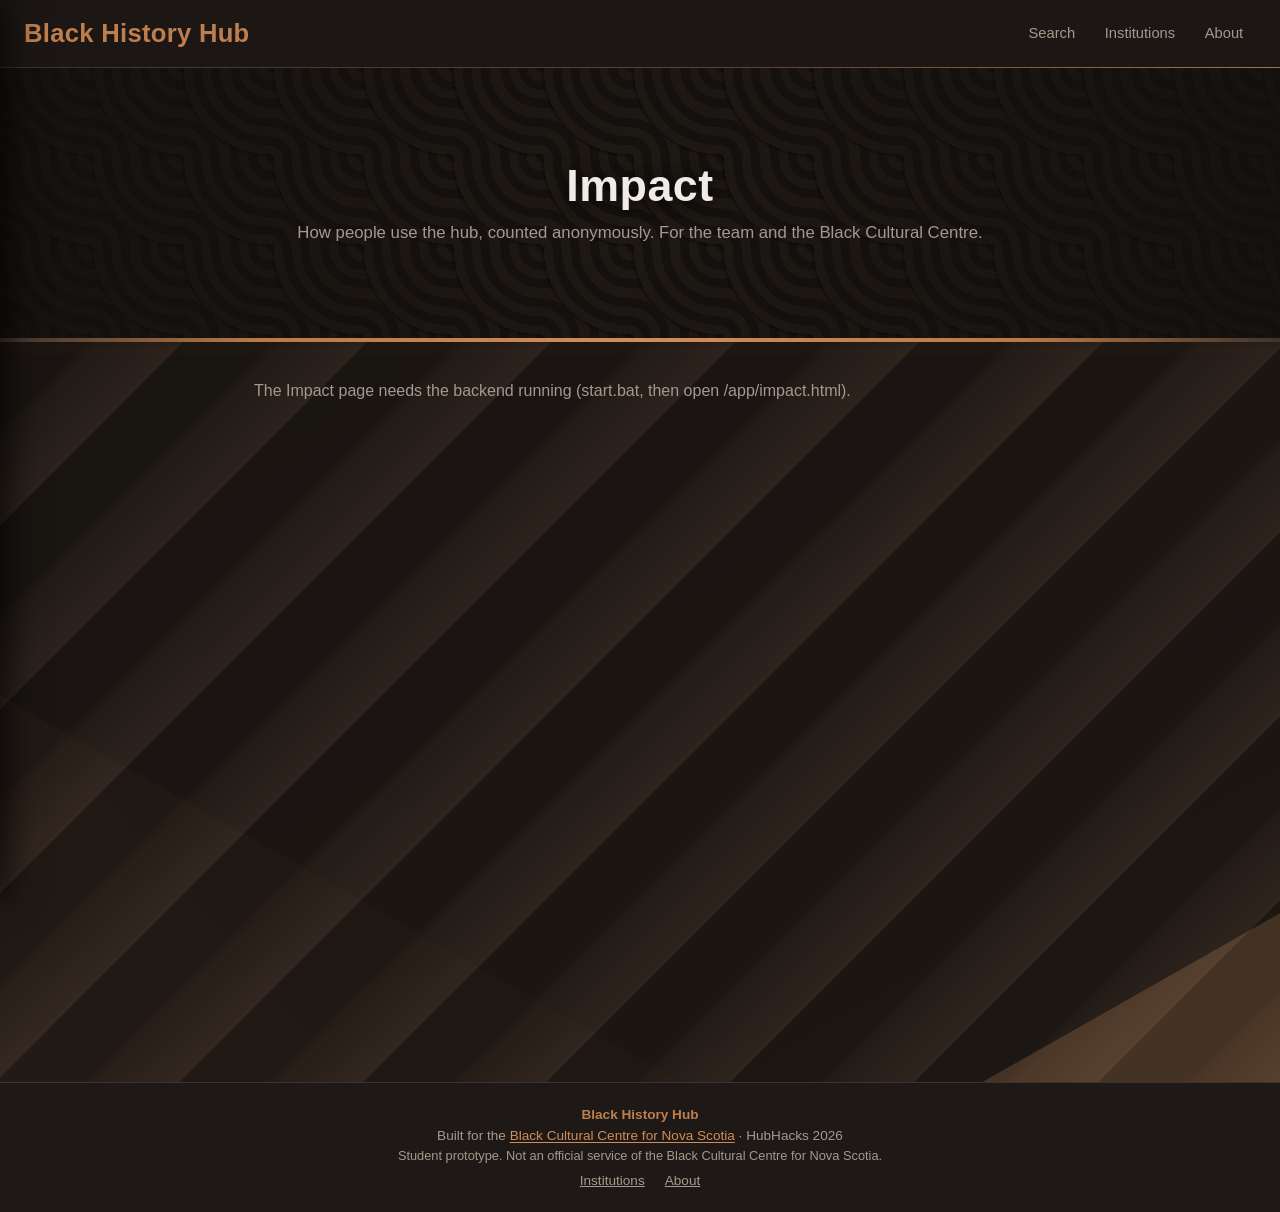
<file: frontend/impact.html>
<!DOCTYPE html>
<html lang="en">
<head>
  <meta charset="UTF-8">
  <meta name="viewport" content="width=device-width, initial-scale=1.0">
  <title>Impact — Black History Hub</title>
  <meta name="robots" content="noindex">
  <link rel="stylesheet" href="css/styles.css">
  <script src="js/script.js" defer></script>
  <script src="js/impact.js" defer></script>
</head>
<body class="results-page about-page impact-page">
  <a class="skip-link" href="#main">Skip to main content</a>

  <!-- Hidden SVG Gooey Filter -->
  <svg xmlns="http://www.w3.org/2000/svg" version="1.1" aria-hidden="true" focusable="false" style="display: block; height: 0; width: 0; position: absolute;">
    <defs>
      <filter id="goo">
        <feGaussianBlur in="SourceGraphic" stdDeviation="10" result="blur"></feGaussianBlur>
        <feColorMatrix in="blur" mode="matrix" values="1 0 0 0 0  0 1 0 0 0  0 0 1 0 0  0 0 0 18 -7" result="goo"></feColorMatrix>
        <feBlend in="SourceGraphic" in2="goo"></feBlend>
      </filter>
    </defs>
  </svg>

  <!-- Top App Bar -->
  <header class="top-nav">
    <button id="sidebar-toggle-btn" class="icon-btn nav-toggle" aria-label="Open menu" aria-expanded="false" aria-controls="side-nav">☰</button>
    <a href="index.html" class="brand-title">Black History Hub</a>
    <nav class="top-nav-links" aria-label="Main">
      <a href="index.html" class="top-nav-link">Search</a>
      <a href="institutions.html" class="top-nav-link">Institutions</a>
      <a href="about.html" class="top-nav-link">About</a>
    </nav>
  </header>

  <!-- Slide-Out Side Navigation (mobile) -->
  <aside id="side-nav" class="side-nav" aria-label="Site menu" inert>
    <div class="side-nav-header">
      <span class="brand-title">Menu</span>
      <button id="sidebar-close-btn" class="icon-btn" aria-label="Close menu">✕</button>
    </div>
    <nav class="side-nav-menu" aria-label="Main">
      <a href="index.html" class="nav-link">Search</a>
      <a href="institutions.html" class="nav-link">Institutions</a>
      <a href="about.html" class="nav-link">About</a>
    </nav>
  </aside>

  <!-- Background overlay when side menu is active -->
  <div id="backdrop" class="backdrop"></div>

  <main id="main" class="results-main">
    <section class="results-hero-section page-hero" aria-labelledby="page-title">
      <div class="search-wrapper">
        <h1 id="page-title" class="hero-title">Impact</h1>
        <p class="hero-tagline">How people use the hub, counted anonymously. For the team and the Black Cultural Centre.</p>
      </div>
    </section>

    <div class="section-divider" role="separator" aria-hidden="true"></div>

    <section class="lower-pattern-container results-container" aria-label="Impact">
      <div class="pattern-bg" aria-hidden="true">
        <svg
          preserveAspectRatio="xMidYMid slice"
          height="100%"
          width="100%"
          class="cube-svg"
          viewBox="0 0 120 104"
          aria-hidden="true"
          focusable="false"
        >
          <defs>
            <linearGradient y2="100%" x2="100%" y1="0%" x1="0%" id="cube-dark">
              <stop stop-color="#191512" offset="0%"></stop>
              <stop stop-color="#342821" offset="100%"></stop>
            </linearGradient>
            <linearGradient y2="0%" x2="100%" y1="100%" x1="0%" id="cube-mid">
              <stop stop-color="#5a4132" offset="0%"></stop>
              <stop stop-color="#241a14" offset="100%"></stop>
            </linearGradient>
            <linearGradient y2="100%" x2="0%" y1="0%" x1="100%" id="cube-light">
              <stop stop-color="#b87948" offset="0%"></stop>
              <stop stop-color="#d99f70" offset="100%"></stop>
            </linearGradient>
          </defs>
          <g>
            <polygon fill="url(#cube-dark)" points="60,0 120,34 60,68 0,34"></polygon>
            <polygon fill="url(#cube-mid)" points="0,34 60,68 60,104 0,70"></polygon>
            <polygon fill="url(#cube-light)" points="60,68 120,34 120,70 60,104"></polygon>
          </g>
        </svg>
      </div>

      <div class="results-content-wrapper about-wrapper">
        <p id="impact-status" class="impact-status" role="status">Loading…</p>

        <form id="impact-key-form" class="impact-key-form" hidden>
          <label for="impact-key">This page needs the admin key.</label>
          <input id="impact-key" type="password" autocomplete="off">
          <button type="submit" class="record-btn record-btn-primary">Show</button>
        </form>

        <div id="impact-body" hidden>
          <section class="column-section about-section" aria-labelledby="impact-totals">
            <h2 id="impact-totals" class="column-title">At a glance</h2>
            <dl class="about-stats impact-stats">
              <div><dt>Visits</dt><dd id="t-visits">0</dd></div>
              <div><dt>Searches</dt><dd id="t-searches">0</dd></div>
              <div><dt>Sent to the source</dt><dd id="t-clicks">0</dd></div>
              <div><dt>Institutions reached</dt><dd id="t-insts">0</dd></div>
            </dl>
            <p id="impact-since" class="impact-note"></p>
          </section>

          <section class="column-section about-section" aria-labelledby="impact-daily">
            <h2 id="impact-daily" class="column-title">Last 7 days</h2>
            <div id="impact-chart" class="impact-chart"></div>
            <p class="impact-legend"><span class="impact-key impact-key-searches"></span>Searches <span class="impact-key impact-key-clicks"></span>Sent to the source</p>
          </section>

          <section class="column-section about-section" aria-labelledby="impact-sent">
            <h2 id="impact-sent" class="column-title">Where we sent people</h2>
            <p class="impact-note">Clicks from a record page to the institution that holds or describes it. This is the hub doing its job: pointing people to the archives.</p>
            <ol id="impact-sent-list" class="impact-list"></ol>
          </section>

          <section class="column-section about-section" aria-labelledby="impact-gaps">
            <h2 id="impact-gaps" class="column-title">Searches that found nothing</h2>
            <p class="impact-note">What people looked for and we don't have yet. A to-do list for the next records to add, and a signal of what communities want to find.</p>
            <ol id="impact-gaps-list" class="impact-list"></ol>
          </section>

          <section class="column-section about-section" aria-labelledby="impact-top">
            <h2 id="impact-top" class="column-title">Most searched</h2>
            <ol id="impact-top-list" class="impact-list"></ol>
          </section>

          <section class="column-section about-section" aria-labelledby="impact-viewed">
            <h2 id="impact-viewed" class="column-title">Most viewed records</h2>
            <ol id="impact-viewed-list" class="impact-list"></ol>
          </section>

          <section class="column-section about-section" aria-labelledby="impact-privacy">
            <h2 id="impact-privacy" class="column-title">Privacy</h2>
            <p>We count events, not people. No cookies, IP addresses, browser details, location or visitor IDs are stored. A visit is counted once per browser tab using a flag that never leaves the browser, and each event keeps only the day it happened.</p>
          </section>
        </div>
      </div>
    </section>
  </main>

  <footer class="site-footer">
    <p class="site-footer-name">Black History Hub</p>
    <p>Built for the <a href="https://bccns.com/" class="site-footer-bccns" target="_blank" rel="noopener noreferrer">Black Cultural Centre for Nova Scotia<span class="visually-hidden"> (opens in a new tab)</span></a> · HubHacks 2026</p>
    <p class="site-footer-note">Student prototype. Not an official service of the Black Cultural Centre for Nova Scotia.</p>
    <nav class="site-footer-links" aria-label="Footer">
      <a href="institutions.html">Institutions</a>
      <a href="about.html">About</a>
    </nav>
  </footer>

</body>
</html>
</file>
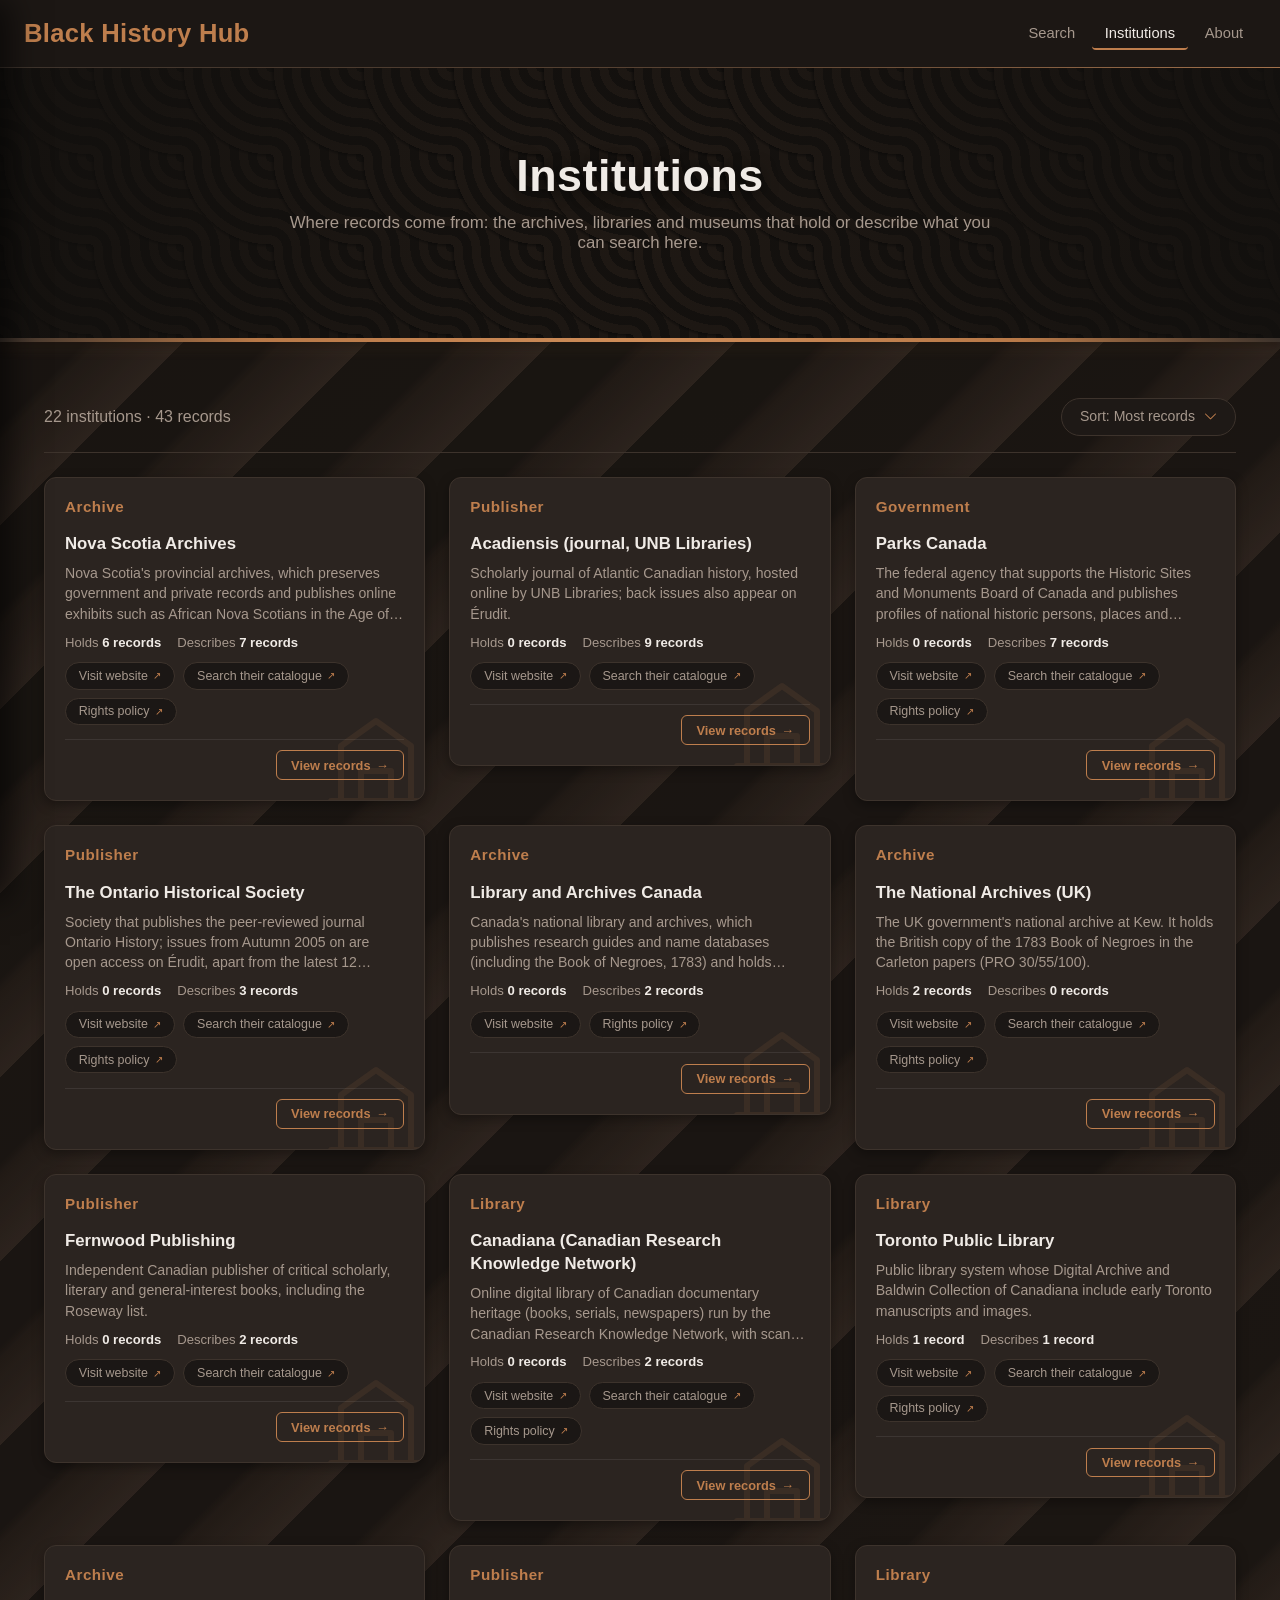
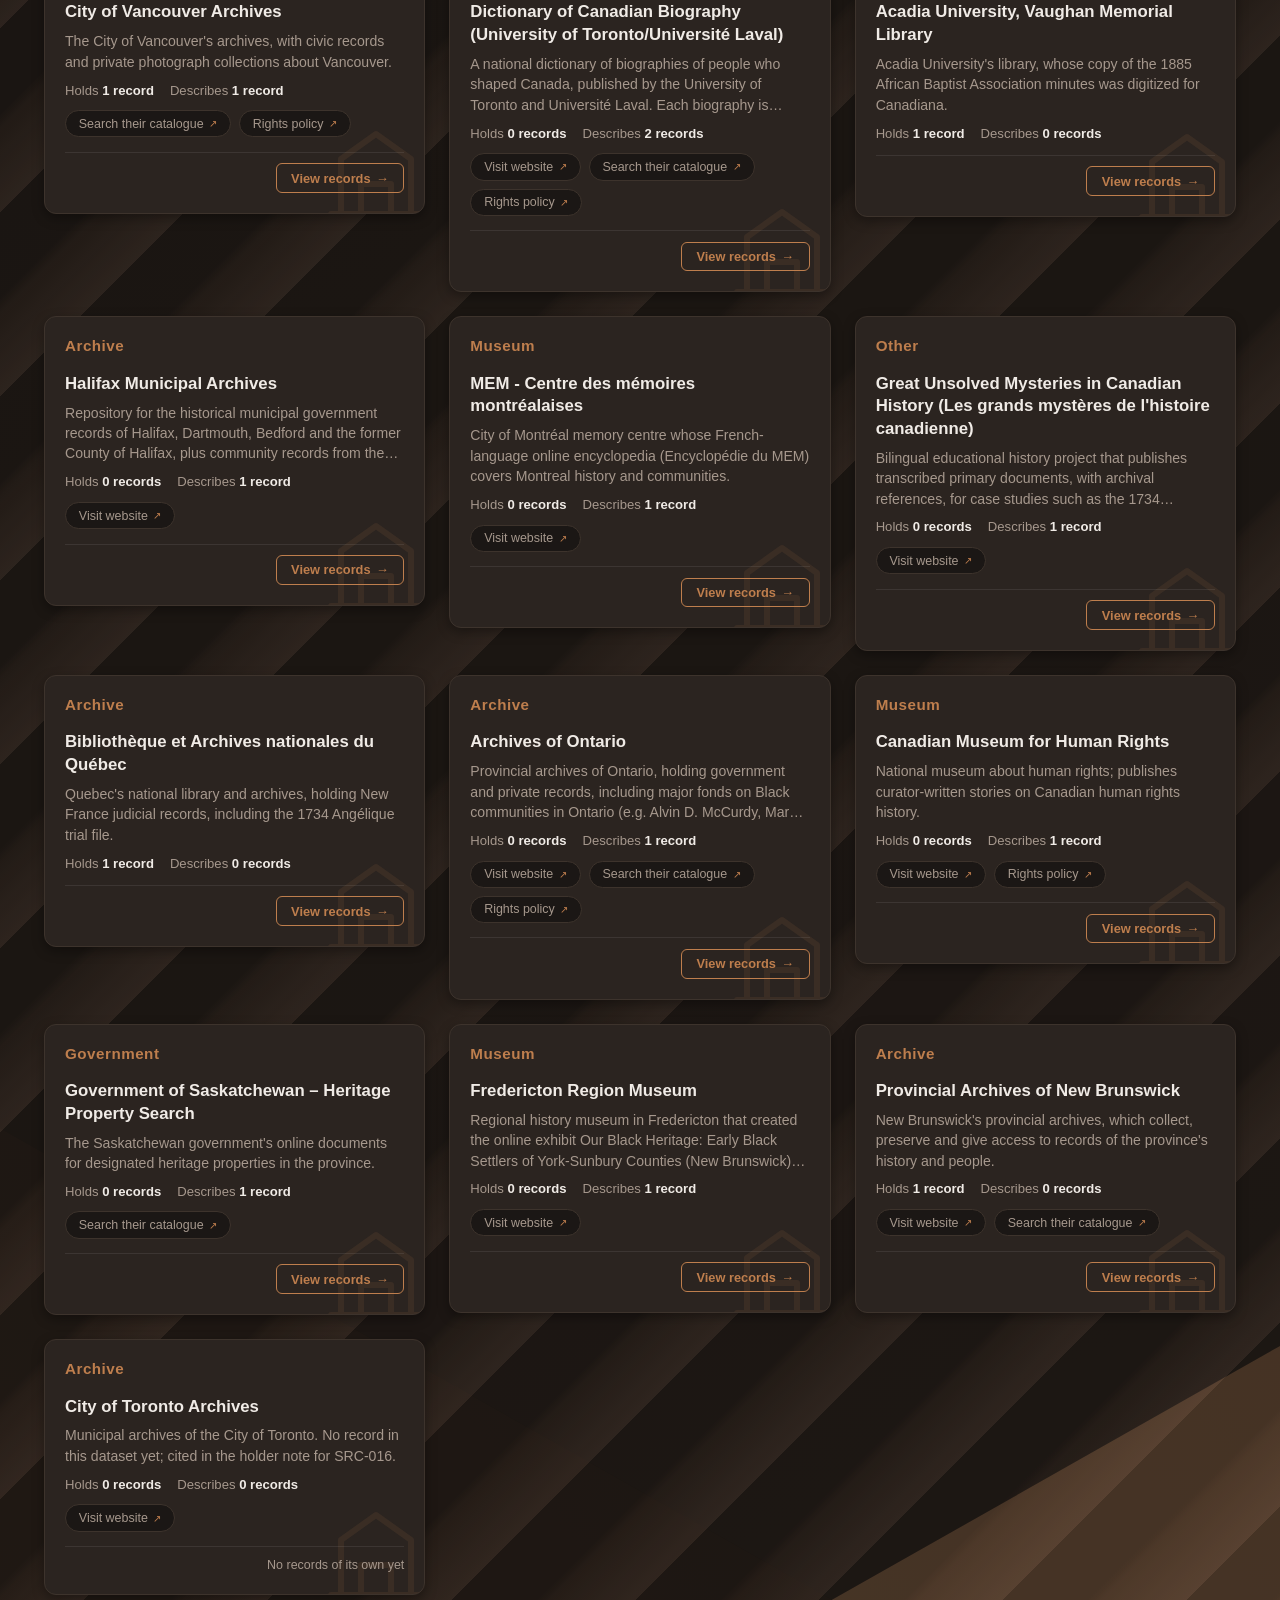
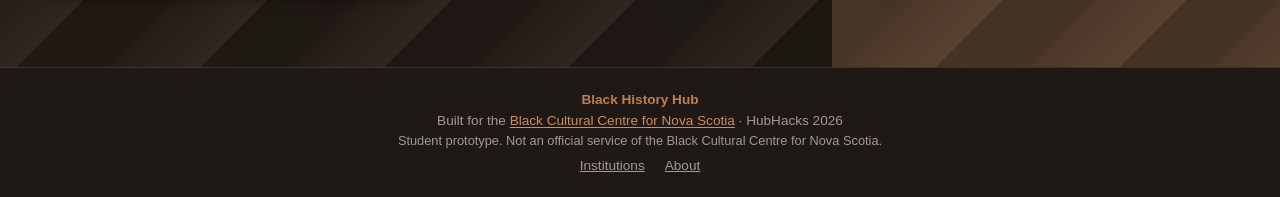
<file: frontend/institutions.html>
<!DOCTYPE html>
<html lang="en">
<head>
  <meta charset="UTF-8">
  <meta name="viewport" content="width=device-width, initial-scale=1.0">
  <title>Institutions — Black History Hub</title>
  <link rel="stylesheet" href="css/styles.css">
  <script src="js/script.js" defer></script>
  <script src="js/track.js" defer></script>
  <script src="js/data.js" defer></script>
  <script src="js/institutions.js" defer></script>
</head>
<body class="results-page institutions-page">
  <a class="skip-link" href="#main">Skip to main content</a>

  <!-- Hidden SVG Gooey Filter -->
  <svg xmlns="http://www.w3.org/2000/svg" version="1.1" aria-hidden="true" focusable="false" style="display: block; height: 0; width: 0; position: absolute;">
    <defs>
      <filter id="goo">
        <feGaussianBlur in="SourceGraphic" stdDeviation="10" result="blur"></feGaussianBlur>
        <feColorMatrix in="blur" mode="matrix" values="1 0 0 0 0  0 1 0 0 0  0 0 1 0 0  0 0 0 18 -7" result="goo"></feColorMatrix>
        <feBlend in="SourceGraphic" in2="goo"></feBlend>
      </filter>
    </defs>
  </svg>

  <!-- Top App Bar -->
  <header class="top-nav">
    <button id="sidebar-toggle-btn" class="icon-btn nav-toggle" aria-label="Open menu" aria-expanded="false" aria-controls="side-nav">☰</button>
    <a href="index.html" class="brand-title">Black History Hub</a>
    <nav class="top-nav-links" aria-label="Main">
      <a href="index.html" class="top-nav-link">Search</a>
      <a href="institutions.html" class="top-nav-link" aria-current="page">Institutions</a>
      <a href="about.html" class="top-nav-link">About</a>
    </nav>
  </header>

  <!-- Slide-Out Side Navigation (mobile) -->
  <aside id="side-nav" class="side-nav" aria-label="Site menu" inert>
    <div class="side-nav-header">
      <span class="brand-title">Menu</span>
      <button id="sidebar-close-btn" class="icon-btn" aria-label="Close menu">✕</button>
    </div>
    <nav class="side-nav-menu" aria-label="Main">
      <a href="index.html" class="nav-link">Search</a>
      <a href="institutions.html" class="nav-link" aria-current="page">Institutions</a>
      <a href="about.html" class="nav-link">About</a>
    </nav>
  </aside>

  <!-- Background overlay when side menu is active -->
  <div id="backdrop" class="backdrop"></div>

  <main id="main" class="results-main">
    <!-- Page Hero (same radial pattern as the results page) -->
    <section class="results-hero-section page-hero" aria-labelledby="page-title">
      <div class="search-wrapper">
        <h1 id="page-title" class="hero-title">Institutions</h1>
        <p class="hero-tagline">Where records come from: the archives, libraries and museums that hold or describe what you can search here.</p>
      </div>
    </section>

    <!-- Pronounced Divider -->
    <div class="section-divider" role="separator" aria-hidden="true"></div>

    <!-- Institution Cards -->
    <section class="lower-pattern-container results-container" aria-label="Institutions">
      <div class="pattern-bg" aria-hidden="true">
        <svg
          preserveAspectRatio="xMidYMid slice"
          height="100%"
          width="100%"
          class="cube-svg"
          viewBox="0 0 120 104"
          aria-hidden="true"
          focusable="false"
        >
          <defs>
            <linearGradient y2="100%" x2="100%" y1="0%" x1="0%" id="cube-dark">
              <stop stop-color="#191512" offset="0%"></stop>
              <stop stop-color="#342821" offset="100%"></stop>
            </linearGradient>
            <linearGradient y2="0%" x2="100%" y1="100%" x1="0%" id="cube-mid">
              <stop stop-color="#5a4132" offset="0%"></stop>
              <stop stop-color="#241a14" offset="100%"></stop>
            </linearGradient>
            <linearGradient y2="100%" x2="0%" y1="0%" x1="100%" id="cube-light">
              <stop stop-color="#b87948" offset="0%"></stop>
              <stop stop-color="#d99f70" offset="100%"></stop>
            </linearGradient>
          </defs>
          <g>
            <polygon fill="url(#cube-dark)" points="60,0 120,34 60,68 0,34"></polygon>
            <polygon fill="url(#cube-mid)" points="0,34 60,68 60,104 0,70"></polygon>
            <polygon fill="url(#cube-light)" points="60,68 120,34 120,70 60,104"></polygon>
          </g>
        </svg>
      </div>

      <div class="lower-content-wrapper">
        <div class="results-meta-bar">
          <p class="results-count-text">21 institutions · 41 records</p>
          <!-- Sort menu: same look as the Filter by Type menu on the search page -->
          <div class="menu sort-menu" id="institution-sort">
            <div class="item">
              <div class="link" tabindex="0" role="button" aria-haspopup="true">
                <span>Sort: <span id="sort-label">Most records</span></span>
                <svg viewBox="0 0 360 360" xml:space="preserve" aria-hidden="true" focusable="false">
                  <path d="M325.607,79.393c-5.857-5.857-15.355-5.858-21.213,0.001l-139.39,139.393L25.607,79.393 c-5.857-5.857-15.355-5.858-21.213,0.001c-5.858,5.858-5.858,15.355,0,21.213l150.004,150c2.813,2.813,6.628,4.393,10.606,4.393 s7.794-1.581,10.606-4.394l149.996-150C331.465,94.749,331.465,85.251,325.607,79.393z"></path>
                </svg>
              </div>

              <div class="submenu" role="radiogroup" aria-label="Sort institutions">
                <div class="submenu-item">
                  <label class="tag-label">
                    <span class="checkBox">
                      <input type="radio" name="institution-sort" value="records-desc" checked>
                      <span class="transition fill-box"></span>
                    </span>
                    <span>Most records</span>
                  </label>
                </div>
                <div class="submenu-item">
                  <label class="tag-label">
                    <span class="checkBox">
                      <input type="radio" name="institution-sort" value="records-asc">
                      <span class="transition fill-box"></span>
                    </span>
                    <span>Fewest records</span>
                  </label>
                </div>
                <div class="submenu-item">
                  <label class="tag-label">
                    <span class="checkBox">
                      <input type="radio" name="institution-sort" value="name-asc">
                      <span class="transition fill-box"></span>
                    </span>
                    <span>Name (A–Z)</span>
                  </label>
                </div>
                <div class="submenu-item">
                  <label class="tag-label">
                    <span class="checkBox">
                      <input type="radio" name="institution-sort" value="name-desc">
                      <span class="transition fill-box"></span>
                    </span>
                    <span>Name (Z–A)</span>
                  </label>
                </div>
              </div>
            </div>
          </div>
        </div>
        <div class="content-grid institution-grid" id="institution-grid">
            <article class="card institution-card">
              <svg class="card-type-icon" viewBox="0 0 24 24" aria-hidden="true" focusable="false"><path d="M3 21h18"/><path d="M5 21V10l7-5 7 5v11"/><path d="M9 21v-6h6v6"/></svg>
              <div class="card-content">
                <div class="card-top">
                  <span class="card-title">Archive</span>
                </div>
                <div class="card-body">
                  <h2 class="card-heading">Nova Scotia Archives</h2>
                  <p class="card-snippet institution-desc">Nova Scotia&#x27;s provincial archives, which preserves government and private records and publishes online exhibits such as African Nova Scotians in the Age of Slavery and Abolition.</p>
                  <p class="institution-counts"><span>Holds <strong>6 records</strong></span><span>Describes <strong>7 records</strong></span></p>
                  <ul class="institution-links">
                    <li><a href="https://archives.novascotia.ca/" target="_blank" rel="noopener noreferrer">Visit website <span class="ext-icon" aria-hidden="true">↗</span><span class="visually-hidden"> (opens in a new tab)</span></a></li>
                    <li><a href="https://ns-archives.accesstomemory.net/nova-scotia-archives" target="_blank" rel="noopener noreferrer">Search their catalogue <span class="ext-icon" aria-hidden="true">↗</span><span class="visually-hidden"> (opens in a new tab)</span></a></li>
                    <li><a href="https://archives.novascotia.ca/publication-use-copies/" target="_blank" rel="noopener noreferrer">Rights policy <span class="ext-icon" aria-hidden="true">↗</span><span class="visually-hidden"> (opens in a new tab)</span></a></li>
                  </ul>
                </div>
                <div class="card-bottom">
                  <a class="card-action" href="results.html?institution=inst_nsa">View records<span class="visually-hidden"> from Nova Scotia Archives</span> &rarr;</a>
                </div>
              </div>
            </article>
            <article class="card institution-card">
              <svg class="card-type-icon" viewBox="0 0 24 24" aria-hidden="true" focusable="false"><path d="M3 21h18"/><path d="M5 21V10l7-5 7 5v11"/><path d="M9 21v-6h6v6"/></svg>
              <div class="card-content">
                <div class="card-top">
                  <span class="card-title">Publisher</span>
                </div>
                <div class="card-body">
                  <h2 class="card-heading">Acadiensis (journal, UNB Libraries)</h2>
                  <p class="card-snippet institution-desc">Scholarly journal of Atlantic Canadian history, hosted online by UNB Libraries; back issues also appear on Érudit.</p>
                  <p class="institution-counts"><span>Holds <strong>0 records</strong></span><span>Describes <strong>9 records</strong></span></p>
                  <ul class="institution-links">
                    <li><a href="https://journals.lib.unb.ca/index.php/Acadiensis" target="_blank" rel="noopener noreferrer">Visit website <span class="ext-icon" aria-hidden="true">↗</span><span class="visually-hidden"> (opens in a new tab)</span></a></li>
                    <li><a href="https://journals.lib.unb.ca/index.php/Acadiensis/issue/archive" target="_blank" rel="noopener noreferrer">Search their catalogue <span class="ext-icon" aria-hidden="true">↗</span><span class="visually-hidden"> (opens in a new tab)</span></a></li>
                  </ul>
                </div>
                <div class="card-bottom">
                  <a class="card-action" href="results.html?institution=inst_acadiensis">View records<span class="visually-hidden"> from Acadiensis (journal, UNB Libraries)</span> &rarr;</a>
                </div>
              </div>
            </article>
            <article class="card institution-card">
              <svg class="card-type-icon" viewBox="0 0 24 24" aria-hidden="true" focusable="false"><path d="M3 21h18"/><path d="M5 21V10l7-5 7 5v11"/><path d="M9 21v-6h6v6"/></svg>
              <div class="card-content">
                <div class="card-top">
                  <span class="card-title">Government</span>
                </div>
                <div class="card-body">
                  <h2 class="card-heading">Parks Canada</h2>
                  <p class="card-snippet institution-desc">The federal agency that supports the Historic Sites and Monuments Board of Canada and publishes profiles of national historic persons, places and events.</p>
                  <p class="institution-counts"><span>Holds <strong>0 records</strong></span><span>Describes <strong>7 records</strong></span></p>
                  <ul class="institution-links">
                    <li><a href="https://parks.canada.ca/" target="_blank" rel="noopener noreferrer">Visit website <span class="ext-icon" aria-hidden="true">↗</span><span class="visually-hidden"> (opens in a new tab)</span></a></li>
                    <li><a href="https://parks.canada.ca/culture/designation/personnage-person" target="_blank" rel="noopener noreferrer">Search their catalogue <span class="ext-icon" aria-hidden="true">↗</span><span class="visually-hidden"> (opens in a new tab)</span></a></li>
                    <li><a href="https://parks.canada.ca/termes-terms" target="_blank" rel="noopener noreferrer">Rights policy <span class="ext-icon" aria-hidden="true">↗</span><span class="visually-hidden"> (opens in a new tab)</span></a></li>
                  </ul>
                </div>
                <div class="card-bottom">
                  <a class="card-action" href="results.html?institution=inst_parks">View records<span class="visually-hidden"> from Parks Canada</span> &rarr;</a>
                </div>
              </div>
            </article>
            <article class="card institution-card">
              <svg class="card-type-icon" viewBox="0 0 24 24" aria-hidden="true" focusable="false"><path d="M3 21h18"/><path d="M5 21V10l7-5 7 5v11"/><path d="M9 21v-6h6v6"/></svg>
              <div class="card-content">
                <div class="card-top">
                  <span class="card-title">Publisher</span>
                </div>
                <div class="card-body">
                  <h2 class="card-heading">The Ontario Historical Society</h2>
                  <p class="card-date">34 Parkview Ave., Willowdale, Ontario M2N 3Y2, Canada</p>
                  <p class="card-snippet institution-desc">Society that publishes the peer-reviewed journal Ontario History; issues from Autumn 2005 on are open access on Érudit, apart from the latest 12 months.</p>
                  <p class="institution-counts"><span>Holds <strong>0 records</strong></span><span>Describes <strong>3 records</strong></span></p>
                  <ul class="institution-links">
                    <li><a href="https://ontariohistoricalsociety.ca/" target="_blank" rel="noopener noreferrer">Visit website <span class="ext-icon" aria-hidden="true">↗</span><span class="visually-hidden"> (opens in a new tab)</span></a></li>
                    <li><a href="https://www.erudit.org/en/journals/onhistory/" target="_blank" rel="noopener noreferrer">Search their catalogue <span class="ext-icon" aria-hidden="true">↗</span><span class="visually-hidden"> (opens in a new tab)</span></a></li>
                    <li><a href="https://apropos.erudit.org/en/users/policy-on-use/" target="_blank" rel="noopener noreferrer">Rights policy <span class="ext-icon" aria-hidden="true">↗</span><span class="visually-hidden"> (opens in a new tab)</span></a></li>
                  </ul>
                </div>
                <div class="card-bottom">
                  <a class="card-action" href="results.html?institution=inst_ohs">View records<span class="visually-hidden"> from The Ontario Historical Society</span> &rarr;</a>
                </div>
              </div>
            </article>
            <article class="card institution-card">
              <svg class="card-type-icon" viewBox="0 0 24 24" aria-hidden="true" focusable="false"><path d="M3 21h18"/><path d="M5 21V10l7-5 7 5v11"/><path d="M9 21v-6h6v6"/></svg>
              <div class="card-content">
                <div class="card-top">
                  <span class="card-title">Library</span>
                </div>
                <div class="card-body">
                  <h2 class="card-heading">Canadiana (Canadian Research Knowledge Network)</h2>
                  <p class="card-snippet institution-desc">Online digital library of Canadian documentary heritage (books, serials, newspapers) run by the Canadian Research Knowledge Network, with scans contributed by partner libraries and archives.</p>
                  <p class="institution-counts"><span>Holds <strong>0 records</strong></span><span>Describes <strong>2 records</strong></span></p>
                  <ul class="institution-links">
                    <li><a href="https://www.canadiana.ca" target="_blank" rel="noopener noreferrer">Visit website <span class="ext-icon" aria-hidden="true">↗</span><span class="visually-hidden"> (opens in a new tab)</span></a></li>
                    <li><a href="https://www.canadiana.ca/search" target="_blank" rel="noopener noreferrer">Search their catalogue <span class="ext-icon" aria-hidden="true">↗</span><span class="visually-hidden"> (opens in a new tab)</span></a></li>
                    <li><a href="http://www.canadiana.ca/terms" target="_blank" rel="noopener noreferrer">Rights policy <span class="ext-icon" aria-hidden="true">↗</span><span class="visually-hidden"> (opens in a new tab)</span></a></li>
                  </ul>
                </div>
                <div class="card-bottom">
                  <a class="card-action" href="results.html?institution=inst_canadiana">View records<span class="visually-hidden"> from Canadiana (Canadian Research Knowledge Network)</span> &rarr;</a>
                </div>
              </div>
            </article>
            <article class="card institution-card">
              <svg class="card-type-icon" viewBox="0 0 24 24" aria-hidden="true" focusable="false"><path d="M3 21h18"/><path d="M5 21V10l7-5 7 5v11"/><path d="M9 21v-6h6v6"/></svg>
              <div class="card-content">
                <div class="card-top">
                  <span class="card-title">Archive</span>
                </div>
                <div class="card-body">
                  <h2 class="card-heading">City of Vancouver Archives</h2>
                  <p class="card-date">Vancouver, British Columbia</p>
                  <p class="card-snippet institution-desc">The City of Vancouver&#x27;s archives, with civic records and private photograph collections about Vancouver.</p>
                  <p class="institution-counts"><span>Holds <strong>1 record</strong></span><span>Describes <strong>1 record</strong></span></p>
                  <ul class="institution-links">
                    <li><a href="https://searcharchives.vancouver.ca/" target="_blank" rel="noopener noreferrer">Search their catalogue <span class="ext-icon" aria-hidden="true">↗</span><span class="visually-hidden"> (opens in a new tab)</span></a></li>
                    <li><a href="https://vancouver.ca/your-government/archives-reproduction-of-materials-policy.aspx" target="_blank" rel="noopener noreferrer">Rights policy <span class="ext-icon" aria-hidden="true">↗</span><span class="visually-hidden"> (opens in a new tab)</span></a></li>
                  </ul>
                </div>
                <div class="card-bottom">
                  <a class="card-action" href="results.html?institution=inst_cova">View records<span class="visually-hidden"> from City of Vancouver Archives</span> &rarr;</a>
                </div>
              </div>
            </article>
            <article class="card institution-card">
              <svg class="card-type-icon" viewBox="0 0 24 24" aria-hidden="true" focusable="false"><path d="M3 21h18"/><path d="M5 21V10l7-5 7 5v11"/><path d="M9 21v-6h6v6"/></svg>
              <div class="card-content">
                <div class="card-top">
                  <span class="card-title">Publisher</span>
                </div>
                <div class="card-body">
                  <h2 class="card-heading">Fernwood Publishing</h2>
                  <p class="card-date">Halifax, Nova Scotia and Winnipeg, Manitoba</p>
                  <p class="card-snippet institution-desc">Independent Canadian publisher of critical scholarly, literary and general-interest books, including the Roseway list.</p>
                  <p class="institution-counts"><span>Holds <strong>0 records</strong></span><span>Describes <strong>2 records</strong></span></p>
                  <ul class="institution-links">
                    <li><a href="https://fernwoodpublishing.ca/" target="_blank" rel="noopener noreferrer">Visit website <span class="ext-icon" aria-hidden="true">↗</span><span class="visually-hidden"> (opens in a new tab)</span></a></li>
                    <li><a href="https://fernwoodpublishing.ca/books/roseway" target="_blank" rel="noopener noreferrer">Search their catalogue <span class="ext-icon" aria-hidden="true">↗</span><span class="visually-hidden"> (opens in a new tab)</span></a></li>
                  </ul>
                </div>
                <div class="card-bottom">
                  <a class="card-action" href="results.html?institution=inst_fernwood">View records<span class="visually-hidden"> from Fernwood Publishing</span> &rarr;</a>
                </div>
              </div>
            </article>
            <article class="card institution-card">
              <svg class="card-type-icon" viewBox="0 0 24 24" aria-hidden="true" focusable="false"><path d="M3 21h18"/><path d="M5 21V10l7-5 7 5v11"/><path d="M9 21v-6h6v6"/></svg>
              <div class="card-content">
                <div class="card-top">
                  <span class="card-title">Archive</span>
                </div>
                <div class="card-body">
                  <h2 class="card-heading">Library and Archives Canada</h2>
                  <p class="card-date">Ottawa, Ontario</p>
                  <p class="card-snippet institution-desc">Canada&#x27;s national library and archives, which publishes research guides and name databases (including the Book of Negroes, 1783) and holds microfilm of many Loyalist-era records.</p>
                  <p class="institution-counts"><span>Holds <strong>0 records</strong></span><span>Describes <strong>2 records</strong></span></p>
                  <ul class="institution-links">
                    <li><a href="https://www.canada.ca/en/library-archives.html" target="_blank" rel="noopener noreferrer">Visit website <span class="ext-icon" aria-hidden="true">↗</span><span class="visually-hidden"> (opens in a new tab)</span></a></li>
                    <li><a href="https://www.canada.ca/en/library-archives/terms-conditions.html" target="_blank" rel="noopener noreferrer">Rights policy <span class="ext-icon" aria-hidden="true">↗</span><span class="visually-hidden"> (opens in a new tab)</span></a></li>
                  </ul>
                </div>
                <div class="card-bottom">
                  <a class="card-action" href="results.html?institution=inst_lac">View records<span class="visually-hidden"> from Library and Archives Canada</span> &rarr;</a>
                </div>
              </div>
            </article>
            <article class="card institution-card">
              <svg class="card-type-icon" viewBox="0 0 24 24" aria-hidden="true" focusable="false"><path d="M3 21h18"/><path d="M5 21V10l7-5 7 5v11"/><path d="M9 21v-6h6v6"/></svg>
              <div class="card-content">
                <div class="card-top">
                  <span class="card-title">Archive</span>
                </div>
                <div class="card-body">
                  <h2 class="card-heading">The National Archives (UK)</h2>
                  <p class="card-date">Kew, Richmond, TW9 4DU, United Kingdom</p>
                  <p class="card-snippet institution-desc">The UK government&#x27;s national archive at Kew. It holds the British copy of the 1783 Book of Negroes in the Carleton papers (PRO 30/55/100).</p>
                  <p class="institution-counts"><span>Holds <strong>2 records</strong></span><span>Describes <strong>0 records</strong></span></p>
                  <ul class="institution-links">
                    <li><a href="https://www.nationalarchives.gov.uk/" target="_blank" rel="noopener noreferrer">Visit website <span class="ext-icon" aria-hidden="true">↗</span><span class="visually-hidden"> (opens in a new tab)</span></a></li>
                    <li><a href="https://discovery.nationalarchives.gov.uk/" target="_blank" rel="noopener noreferrer">Search their catalogue <span class="ext-icon" aria-hidden="true">↗</span><span class="visually-hidden"> (opens in a new tab)</span></a></li>
                    <li><a href="https://www.nationalarchives.gov.uk/legal/copyright/" target="_blank" rel="noopener noreferrer">Rights policy <span class="ext-icon" aria-hidden="true">↗</span><span class="visually-hidden"> (opens in a new tab)</span></a></li>
                  </ul>
                </div>
                <div class="card-bottom">
                  <a class="card-action" href="results.html?institution=inst_tna">View records<span class="visually-hidden"> from The National Archives (UK)</span> &rarr;</a>
                </div>
              </div>
            </article>
            <article class="card institution-card">
              <svg class="card-type-icon" viewBox="0 0 24 24" aria-hidden="true" focusable="false"><path d="M3 21h18"/><path d="M5 21V10l7-5 7 5v11"/><path d="M9 21v-6h6v6"/></svg>
              <div class="card-content">
                <div class="card-top">
                  <span class="card-title">Library</span>
                </div>
                <div class="card-body">
                  <h2 class="card-heading">Toronto Public Library</h2>
                  <p class="card-date">Toronto, Ontario</p>
                  <p class="card-snippet institution-desc">Public library system whose Digital Archive and Baldwin Collection of Canadiana include early Toronto manuscripts and images.</p>
                  <p class="institution-counts"><span>Holds <strong>1 record</strong></span><span>Describes <strong>1 record</strong></span></p>
                  <ul class="institution-links">
                    <li><a href="https://tpl.ca" target="_blank" rel="noopener noreferrer">Visit website <span class="ext-icon" aria-hidden="true">↗</span><span class="visually-hidden"> (opens in a new tab)</span></a></li>
                    <li><a href="https://digitalarchive.tpl.ca" target="_blank" rel="noopener noreferrer">Search their catalogue <span class="ext-icon" aria-hidden="true">↗</span><span class="visually-hidden"> (opens in a new tab)</span></a></li>
                    <li><a href="https://tpl.ca/digital-archive/licences/" target="_blank" rel="noopener noreferrer">Rights policy <span class="ext-icon" aria-hidden="true">↗</span><span class="visually-hidden"> (opens in a new tab)</span></a></li>
                  </ul>
                </div>
                <div class="card-bottom">
                  <a class="card-action" href="results.html?institution=inst_tpl">View records<span class="visually-hidden"> from Toronto Public Library</span> &rarr;</a>
                </div>
              </div>
            </article>
            <article class="card institution-card">
              <svg class="card-type-icon" viewBox="0 0 24 24" aria-hidden="true" focusable="false"><path d="M3 21h18"/><path d="M5 21V10l7-5 7 5v11"/><path d="M9 21v-6h6v6"/></svg>
              <div class="card-content">
                <div class="card-top">
                  <span class="card-title">Library</span>
                </div>
                <div class="card-body">
                  <h2 class="card-heading">Acadia University, Vaughan Memorial Library</h2>
                  <p class="card-date">Wolfville, Nova Scotia</p>
                  <p class="card-snippet institution-desc">Acadia University&#x27;s library, whose copy of the 1885 African Baptist Association minutes was digitized for Canadiana.</p>
                  <p class="institution-counts"><span>Holds <strong>1 record</strong></span><span>Describes <strong>0 records</strong></span></p>
                </div>
                <div class="card-bottom">
                  <a class="card-action" href="results.html?institution=inst_acadia-vml">View records<span class="visually-hidden"> from Acadia University, Vaughan Memorial Library</span> &rarr;</a>
                </div>
              </div>
            </article>
            <article class="card institution-card">
              <svg class="card-type-icon" viewBox="0 0 24 24" aria-hidden="true" focusable="false"><path d="M3 21h18"/><path d="M5 21V10l7-5 7 5v11"/><path d="M9 21v-6h6v6"/></svg>
              <div class="card-content">
                <div class="card-top">
                  <span class="card-title">Archive</span>
                </div>
                <div class="card-body">
                  <h2 class="card-heading">Archives of Ontario</h2>
                  <p class="card-date">134 Ian Macdonald Blvd., Toronto, Ontario</p>
                  <p class="card-snippet institution-desc">Provincial archives of Ontario, holding government and private records, including major fonds on Black communities in Ontario (e.g. Alvin D. McCurdy, Mary Ann Shadd Cary).</p>
                  <p class="institution-counts"><span>Holds <strong>0 records</strong></span><span>Describes <strong>1 record</strong></span></p>
                  <ul class="institution-links">
                    <li><a href="https://www.archives.gov.on.ca" target="_blank" rel="noopener noreferrer">Visit website <span class="ext-icon" aria-hidden="true">↗</span><span class="visually-hidden"> (opens in a new tab)</span></a></li>
                    <li><a href="https://aims.archives.gov.on.ca/scripts/mwimain.dll?logon&amp;application=union_view&amp;language=144&amp;file=%5Bao_assets%5Dhtml%2Fhome.html" target="_blank" rel="noopener noreferrer">Search their catalogue <span class="ext-icon" aria-hidden="true">↗</span><span class="visually-hidden"> (opens in a new tab)</span></a></li>
                    <li><a href="https://www.archives.gov.on.ca/copyright-and-your-research/" target="_blank" rel="noopener noreferrer">Rights policy <span class="ext-icon" aria-hidden="true">↗</span><span class="visually-hidden"> (opens in a new tab)</span></a></li>
                  </ul>
                </div>
                <div class="card-bottom">
                  <a class="card-action" href="results.html?institution=inst_ao">View records<span class="visually-hidden"> from Archives of Ontario</span> &rarr;</a>
                </div>
              </div>
            </article>
            <article class="card institution-card">
              <svg class="card-type-icon" viewBox="0 0 24 24" aria-hidden="true" focusable="false"><path d="M3 21h18"/><path d="M5 21V10l7-5 7 5v11"/><path d="M9 21v-6h6v6"/></svg>
              <div class="card-content">
                <div class="card-top">
                  <span class="card-title">Archive</span>
                </div>
                <div class="card-body">
                  <h2 class="card-heading">Bibliothèque et Archives nationales du Québec</h2>
                  <p class="card-date">Montréal, Quebec (Vieux-Montréal archives centre)</p>
                  <p class="card-snippet institution-desc">Quebec&#x27;s national library and archives, holding New France judicial records, including the 1734 Angélique trial file.</p>
                  <p class="institution-counts"><span>Holds <strong>1 record</strong></span><span>Describes <strong>0 records</strong></span></p>
                </div>
                <div class="card-bottom">
                  <a class="card-action" href="results.html?institution=inst_banq">View records<span class="visually-hidden"> from Bibliothèque et Archives nationales du Québec</span> &rarr;</a>
                </div>
              </div>
            </article>
            <article class="card institution-card">
              <svg class="card-type-icon" viewBox="0 0 24 24" aria-hidden="true" focusable="false"><path d="M3 21h18"/><path d="M5 21V10l7-5 7 5v11"/><path d="M9 21v-6h6v6"/></svg>
              <div class="card-content">
                <div class="card-top">
                  <span class="card-title">Museum</span>
                </div>
                <div class="card-body">
                  <h2 class="card-heading">Canadian Museum for Human Rights</h2>
                  <p class="card-snippet institution-desc">National museum about human rights; publishes curator-written stories on Canadian human rights history.</p>
                  <p class="institution-counts"><span>Holds <strong>0 records</strong></span><span>Describes <strong>1 record</strong></span></p>
                  <ul class="institution-links">
                    <li><a href="https://humanrights.ca" target="_blank" rel="noopener noreferrer">Visit website <span class="ext-icon" aria-hidden="true">↗</span><span class="visually-hidden"> (opens in a new tab)</span></a></li>
                    <li><a href="https://humanrights.ca/legal-notice" target="_blank" rel="noopener noreferrer">Rights policy <span class="ext-icon" aria-hidden="true">↗</span><span class="visually-hidden"> (opens in a new tab)</span></a></li>
                  </ul>
                </div>
                <div class="card-bottom">
                  <a class="card-action" href="results.html?institution=inst_cmhr">View records<span class="visually-hidden"> from Canadian Museum for Human Rights</span> &rarr;</a>
                </div>
              </div>
            </article>
            <article class="card institution-card">
              <svg class="card-type-icon" viewBox="0 0 24 24" aria-hidden="true" focusable="false"><path d="M3 21h18"/><path d="M5 21V10l7-5 7 5v11"/><path d="M9 21v-6h6v6"/></svg>
              <div class="card-content">
                <div class="card-top">
                  <span class="card-title">Museum</span>
                </div>
                <div class="card-body">
                  <h2 class="card-heading">Fredericton Region Museum</h2>
                  <p class="card-date">Fredericton, New Brunswick</p>
                  <p class="card-snippet institution-desc">Regional history museum in Fredericton that created the online exhibit Our Black Heritage: Early Black Settlers of York-Sunbury Counties (New Brunswick) 1783-Present.</p>
                  <p class="institution-counts"><span>Holds <strong>0 records</strong></span><span>Describes <strong>1 record</strong></span></p>
                  <ul class="institution-links">
                    <li><a href="https://www.frederictonregionmuseum.com/" target="_blank" rel="noopener noreferrer">Visit website <span class="ext-icon" aria-hidden="true">↗</span><span class="visually-hidden"> (opens in a new tab)</span></a></li>
                  </ul>
                </div>
                <div class="card-bottom">
                  <a class="card-action" href="results.html?institution=inst_frm">View records<span class="visually-hidden"> from Fredericton Region Museum</span> &rarr;</a>
                </div>
              </div>
            </article>
            <article class="card institution-card">
              <svg class="card-type-icon" viewBox="0 0 24 24" aria-hidden="true" focusable="false"><path d="M3 21h18"/><path d="M5 21V10l7-5 7 5v11"/><path d="M9 21v-6h6v6"/></svg>
              <div class="card-content">
                <div class="card-top">
                  <span class="card-title">Government</span>
                </div>
                <div class="card-body">
                  <h2 class="card-heading">Government of Saskatchewan – Heritage Property Search</h2>
                  <p class="card-date">Regina, Saskatchewan</p>
                  <p class="card-snippet institution-desc">The Saskatchewan government&#x27;s online documents for designated heritage properties in the province.</p>
                  <p class="institution-counts"><span>Holds <strong>0 records</strong></span><span>Describes <strong>1 record</strong></span></p>
                  <ul class="institution-links">
                    <li><a href="https://www.saskatchewan.ca/residents/parks-culture-heritage-and-sport/heritage-conservation-and-commemoration/search-for-a-heritage-property" target="_blank" rel="noopener noreferrer">Search their catalogue <span class="ext-icon" aria-hidden="true">↗</span><span class="visually-hidden"> (opens in a new tab)</span></a></li>
                  </ul>
                </div>
                <div class="card-bottom">
                  <a class="card-action" href="results.html?institution=inst_sk_heritage">View records<span class="visually-hidden"> from Government of Saskatchewan – Heritage Property Search</span> &rarr;</a>
                </div>
              </div>
            </article>
            <article class="card institution-card">
              <svg class="card-type-icon" viewBox="0 0 24 24" aria-hidden="true" focusable="false"><path d="M3 21h18"/><path d="M5 21V10l7-5 7 5v11"/><path d="M9 21v-6h6v6"/></svg>
              <div class="card-content">
                <div class="card-top">
                  <span class="card-title">Other</span>
                </div>
                <div class="card-body">
                  <h2 class="card-heading">Great Unsolved Mysteries in Canadian History (Les grands mystères de l&#x27;histoire canadienne)</h2>
                  <p class="card-snippet institution-desc">Bilingual educational history project that publishes transcribed primary documents, with archival references, for case studies such as the 1734 Angélique trial.</p>
                  <p class="institution-counts"><span>Holds <strong>0 records</strong></span><span>Describes <strong>1 record</strong></span></p>
                  <ul class="institution-links">
                    <li><a href="https://canadianmysteries.ca" target="_blank" rel="noopener noreferrer">Visit website <span class="ext-icon" aria-hidden="true">↗</span><span class="visually-hidden"> (opens in a new tab)</span></a></li>
                  </ul>
                </div>
                <div class="card-bottom">
                  <a class="card-action" href="results.html?institution=inst_gumich">View records<span class="visually-hidden"> from Great Unsolved Mysteries in Canadian History (Les grands mystères de l&#x27;histoire canadienne)</span> &rarr;</a>
                </div>
              </div>
            </article>
            <article class="card institution-card">
              <svg class="card-type-icon" viewBox="0 0 24 24" aria-hidden="true" focusable="false"><path d="M3 21h18"/><path d="M5 21V10l7-5 7 5v11"/><path d="M9 21v-6h6v6"/></svg>
              <div class="card-content">
                <div class="card-top">
                  <span class="card-title">Archive</span>
                </div>
                <div class="card-body">
                  <h2 class="card-heading">Halifax Municipal Archives</h2>
                  <p class="card-snippet institution-desc">Repository for the historical municipal government records of Halifax, Dartmouth, Bedford and the former County of Halifax, plus community records from the region.</p>
                  <p class="institution-counts"><span>Holds <strong>0 records</strong></span><span>Describes <strong>1 record</strong></span></p>
                  <ul class="institution-links">
                    <li><a href="https://www.halifax.ca/about-halifax/municipal-archives" target="_blank" rel="noopener noreferrer">Visit website <span class="ext-icon" aria-hidden="true">↗</span><span class="visually-hidden"> (opens in a new tab)</span></a></li>
                  </ul>
                </div>
                <div class="card-bottom">
                  <a class="card-action" href="results.html?institution=inst_hma">View records<span class="visually-hidden"> from Halifax Municipal Archives</span> &rarr;</a>
                </div>
              </div>
            </article>
            <article class="card institution-card">
              <svg class="card-type-icon" viewBox="0 0 24 24" aria-hidden="true" focusable="false"><path d="M3 21h18"/><path d="M5 21V10l7-5 7 5v11"/><path d="M9 21v-6h6v6"/></svg>
              <div class="card-content">
                <div class="card-top">
                  <span class="card-title">Museum</span>
                </div>
                <div class="card-body">
                  <h2 class="card-heading">MEM - Centre des mémoires montréalaises</h2>
                  <p class="card-date">Montréal, Quebec</p>
                  <p class="card-snippet institution-desc">City of Montréal memory centre whose French-language online encyclopedia (Encyclopédie du MEM) covers Montreal history and communities.</p>
                  <p class="institution-counts"><span>Holds <strong>0 records</strong></span><span>Describes <strong>1 record</strong></span></p>
                  <ul class="institution-links">
                    <li><a href="https://ville.montreal.qc.ca/memoiresdesmontrealais/" target="_blank" rel="noopener noreferrer">Visit website <span class="ext-icon" aria-hidden="true">↗</span><span class="visually-hidden"> (opens in a new tab)</span></a></li>
                  </ul>
                </div>
                <div class="card-bottom">
                  <a class="card-action" href="results.html?institution=inst_mem">View records<span class="visually-hidden"> from MEM - Centre des mémoires montréalaises</span> &rarr;</a>
                </div>
              </div>
            </article>
            <article class="card institution-card">
              <svg class="card-type-icon" viewBox="0 0 24 24" aria-hidden="true" focusable="false"><path d="M3 21h18"/><path d="M5 21V10l7-5 7 5v11"/><path d="M9 21v-6h6v6"/></svg>
              <div class="card-content">
                <div class="card-top">
                  <span class="card-title">Archive</span>
                </div>
                <div class="card-body">
                  <h2 class="card-heading">Provincial Archives of New Brunswick</h2>
                  <p class="card-date">Bonar Law-Bennett Building, 23 Dineen Drive, University of New Brunswick campus, Fredericton, New Brunswick</p>
                  <p class="card-snippet institution-desc">New Brunswick&#x27;s provincial archives, which collect, preserve and give access to records of the province&#x27;s history and people.</p>
                  <p class="institution-counts"><span>Holds <strong>1 record</strong></span><span>Describes <strong>0 records</strong></span></p>
                  <ul class="institution-links">
                    <li><a href="https://archives.gnb.ca/" target="_blank" rel="noopener noreferrer">Visit website <span class="ext-icon" aria-hidden="true">↗</span><span class="visually-hidden"> (opens in a new tab)</span></a></li>
                    <li><a href="https://archives.gnb.ca/fr-ca/collections/rechercher" target="_blank" rel="noopener noreferrer">Search their catalogue <span class="ext-icon" aria-hidden="true">↗</span><span class="visually-hidden"> (opens in a new tab)</span></a></li>
                  </ul>
                </div>
                <div class="card-bottom">
                  <a class="card-action" href="results.html?institution=inst_panb">View records<span class="visually-hidden"> from Provincial Archives of New Brunswick</span> &rarr;</a>
                </div>
              </div>
            </article>
            <article class="card institution-card">
              <svg class="card-type-icon" viewBox="0 0 24 24" aria-hidden="true" focusable="false"><path d="M3 21h18"/><path d="M5 21V10l7-5 7 5v11"/><path d="M9 21v-6h6v6"/></svg>
              <div class="card-content">
                <div class="card-top">
                  <span class="card-title">Archive</span>
                </div>
                <div class="card-body">
                  <h2 class="card-heading">City of Toronto Archives</h2>
                  <p class="card-date">Toronto, Ontario</p>
                  <p class="card-snippet institution-desc">Municipal archives of the City of Toronto. No record in this dataset yet; cited in the holder note for SRC-016.</p>
                  <p class="institution-counts"><span>Holds <strong>0 records</strong></span><span>Describes <strong>0 records</strong></span></p>
                  <ul class="institution-links">
                    <li><a href="https://www.toronto.ca/city-government/accountability-operations-customer-service/access-city-information-or-records/city-of-toronto-archives/" target="_blank" rel="noopener noreferrer">Visit website <span class="ext-icon" aria-hidden="true">↗</span><span class="visually-hidden"> (opens in a new tab)</span></a></li>
                  </ul>
                </div>
                <div class="card-bottom">
                  <span class="card-holder">No records of its own yet</span>
                </div>
              </div>
            </article>
        </div>
      </div>
    </section>
  </main>

  <footer class="site-footer">
    <p class="site-footer-name">Black History Hub</p>
    <p>Built for the <a href="https://bccns.com/" class="site-footer-bccns" target="_blank" rel="noopener noreferrer">Black Cultural Centre for Nova Scotia<span class="visually-hidden"> (opens in a new tab)</span></a> · HubHacks 2026</p>
    <p class="site-footer-note">Student prototype. Not an official service of the Black Cultural Centre for Nova Scotia.</p>
    <nav class="site-footer-links" aria-label="Footer">
      <a href="institutions.html">Institutions</a>
      <a href="about.html">About</a>
    </nav>
  </footer>

</body>
</html>
</file>
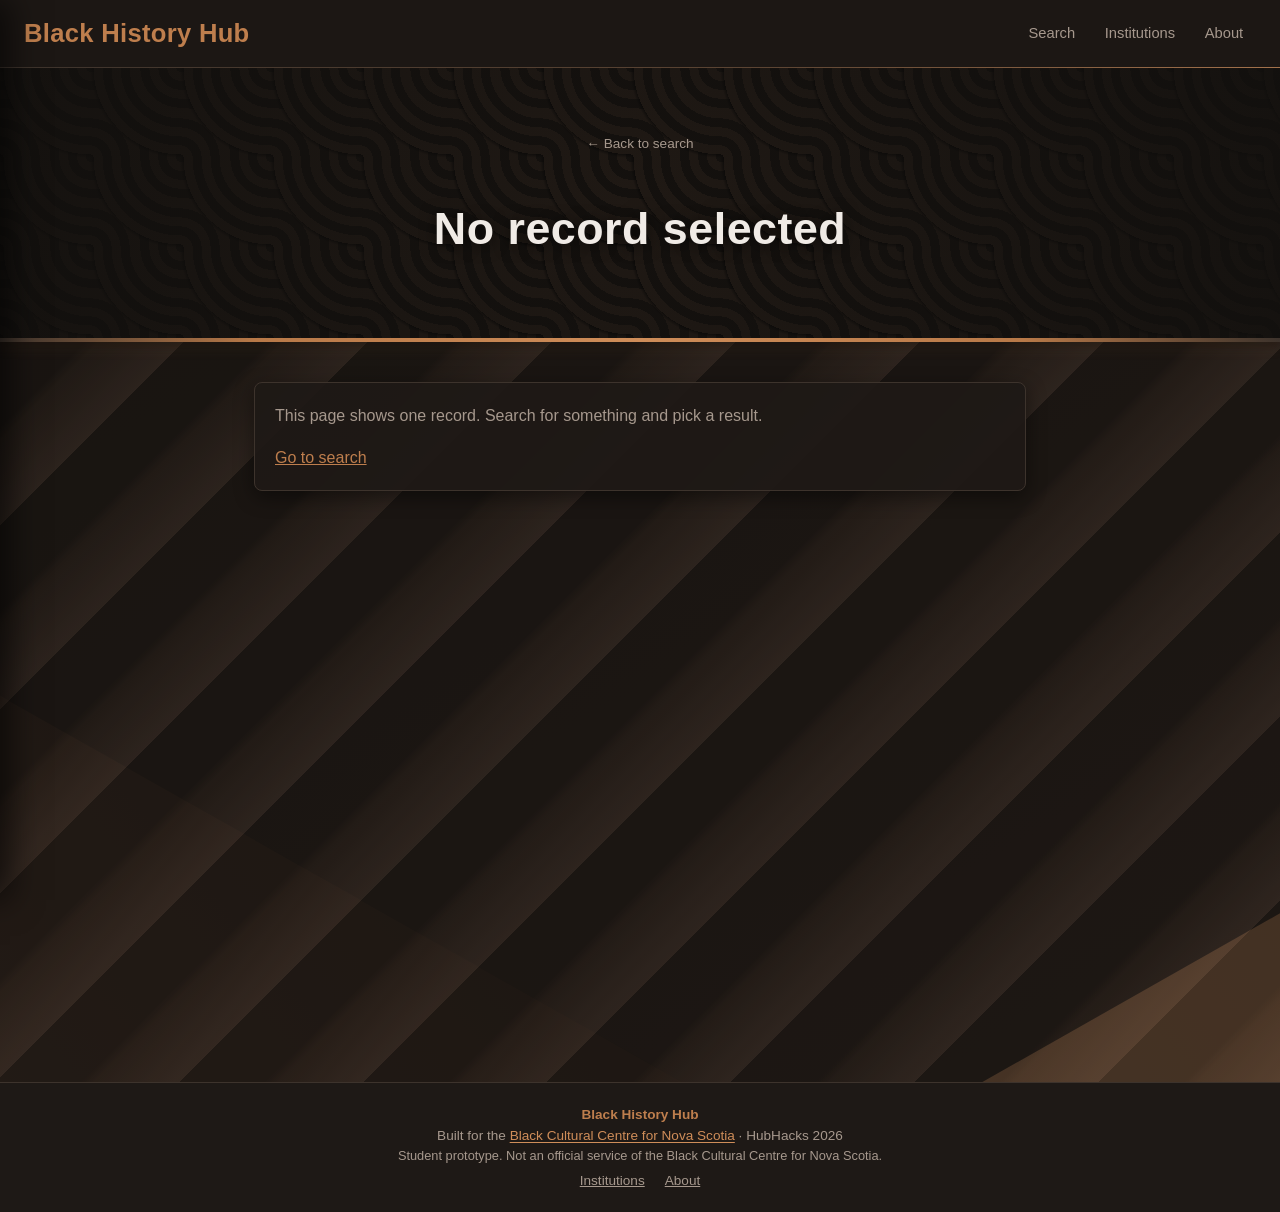
<file: frontend/record.html>
<!DOCTYPE html>
<html lang="en">
<head>
  <meta charset="UTF-8">
  <meta name="viewport" content="width=device-width, initial-scale=1.0">
  <title>Record — Black History Hub</title>
  <link rel="stylesheet" href="css/styles.css">
  <script src="js/script.js" defer></script>
  <script src="js/track.js" defer></script>
  <script src="js/data.js" defer></script>
  <script src="js/record.js" defer></script>
</head>
<body class="results-page record-page">
  <a class="skip-link" href="#main">Skip to main content</a>

  <!-- Hidden SVG Gooey Filter -->
  <svg xmlns="http://www.w3.org/2000/svg" version="1.1" aria-hidden="true" focusable="false" style="display: block; height: 0; width: 0; position: absolute;">
    <defs>
      <filter id="goo">
        <feGaussianBlur in="SourceGraphic" stdDeviation="10" result="blur"></feGaussianBlur>
        <feColorMatrix in="blur" mode="matrix" values="1 0 0 0 0  0 1 0 0 0  0 0 1 0 0  0 0 0 18 -7" result="goo"></feColorMatrix>
        <feBlend in="SourceGraphic" in2="goo"></feBlend>
      </filter>
    </defs>
  </svg>

  <!-- Top App Bar -->
  <header class="top-nav">
    <button id="sidebar-toggle-btn" class="icon-btn nav-toggle" aria-label="Open menu" aria-expanded="false" aria-controls="side-nav">☰</button>
    <a href="index.html" class="brand-title">Black History Hub</a>
    <nav class="top-nav-links" aria-label="Main">
      <a href="index.html" class="top-nav-link">Search</a>
      <a href="institutions.html" class="top-nav-link">Institutions</a>
      <a href="about.html" class="top-nav-link">About</a>
    </nav>
  </header>

  <!-- Slide-Out Side Navigation (mobile) -->
  <aside id="side-nav" class="side-nav" aria-label="Site menu" inert>
    <div class="side-nav-header">
      <span class="brand-title">Menu</span>
      <button id="sidebar-close-btn" class="icon-btn" aria-label="Close menu">✕</button>
    </div>
    <nav class="side-nav-menu" aria-label="Main">
      <a href="index.html" class="nav-link">Search</a>
      <a href="institutions.html" class="nav-link">Institutions</a>
      <a href="about.html" class="nav-link">About</a>
    </nav>
  </aside>

  <!-- Background overlay when side menu is active -->
  <div id="backdrop" class="backdrop"></div>

  <main id="main" class="results-main">
    <section class="results-hero-section page-hero record-hero" aria-labelledby="page-title">
      <div class="search-wrapper">
        <a id="back-link" class="record-back" href="index.html">&larr; Back to search</a>
        <p id="record-type" class="record-type"></p>
        <h1 id="page-title" class="hero-title">Loading record…</h1>
        <p id="record-date" class="hero-tagline"></p>
        <p id="record-content-note" class="record-content-note" hidden></p>
        <div id="record-actions" class="record-actions"></div>
      </div>
    </section>

    <div class="section-divider" role="separator" aria-hidden="true"></div>

    <section class="lower-pattern-container results-container" aria-label="Record details">
      <div class="pattern-bg" aria-hidden="true">
        <svg
          preserveAspectRatio="xMidYMid slice"
          height="100%"
          width="100%"
          class="cube-svg"
          viewBox="0 0 120 104"
          aria-hidden="true"
          focusable="false"
        >
          <defs>
            <linearGradient y2="100%" x2="100%" y1="0%" x1="0%" id="cube-dark">
              <stop stop-color="#191512" offset="0%"></stop>
              <stop stop-color="#342821" offset="100%"></stop>
            </linearGradient>
            <linearGradient y2="0%" x2="100%" y1="100%" x1="0%" id="cube-mid">
              <stop stop-color="#5a4132" offset="0%"></stop>
              <stop stop-color="#241a14" offset="100%"></stop>
            </linearGradient>
            <linearGradient y2="100%" x2="0%" y1="0%" x1="100%" id="cube-light">
              <stop stop-color="#b87948" offset="0%"></stop>
              <stop stop-color="#d99f70" offset="100%"></stop>
            </linearGradient>
          </defs>
          <g>
            <polygon fill="url(#cube-dark)" points="60,0 120,34 60,68 0,34"></polygon>
            <polygon fill="url(#cube-mid)" points="0,34 60,68 60,104 0,70"></polygon>
            <polygon fill="url(#cube-light)" points="60,68 120,34 120,70 60,104"></polygon>
          </g>
        </svg>
      </div>

      <div id="record-body" class="results-content-wrapper about-wrapper record-wrapper" aria-live="polite">
        <noscript><p class="column-section">This page needs JavaScript to show the record.</p></noscript>
      </div>
    </section>
  </main>

  <footer class="site-footer">
    <p class="site-footer-name">Black History Hub</p>
    <p>Built for the <a href="https://bccns.com/" class="site-footer-bccns" target="_blank" rel="noopener noreferrer">Black Cultural Centre for Nova Scotia<span class="visually-hidden"> (opens in a new tab)</span></a> · HubHacks 2026</p>
    <p class="site-footer-note">Student prototype. Not an official service of the Black Cultural Centre for Nova Scotia.</p>
    <nav class="site-footer-links" aria-label="Footer">
      <a href="institutions.html">Institutions</a>
      <a href="about.html">About</a>
    </nav>
  </footer>

</body>
</html>
</file>
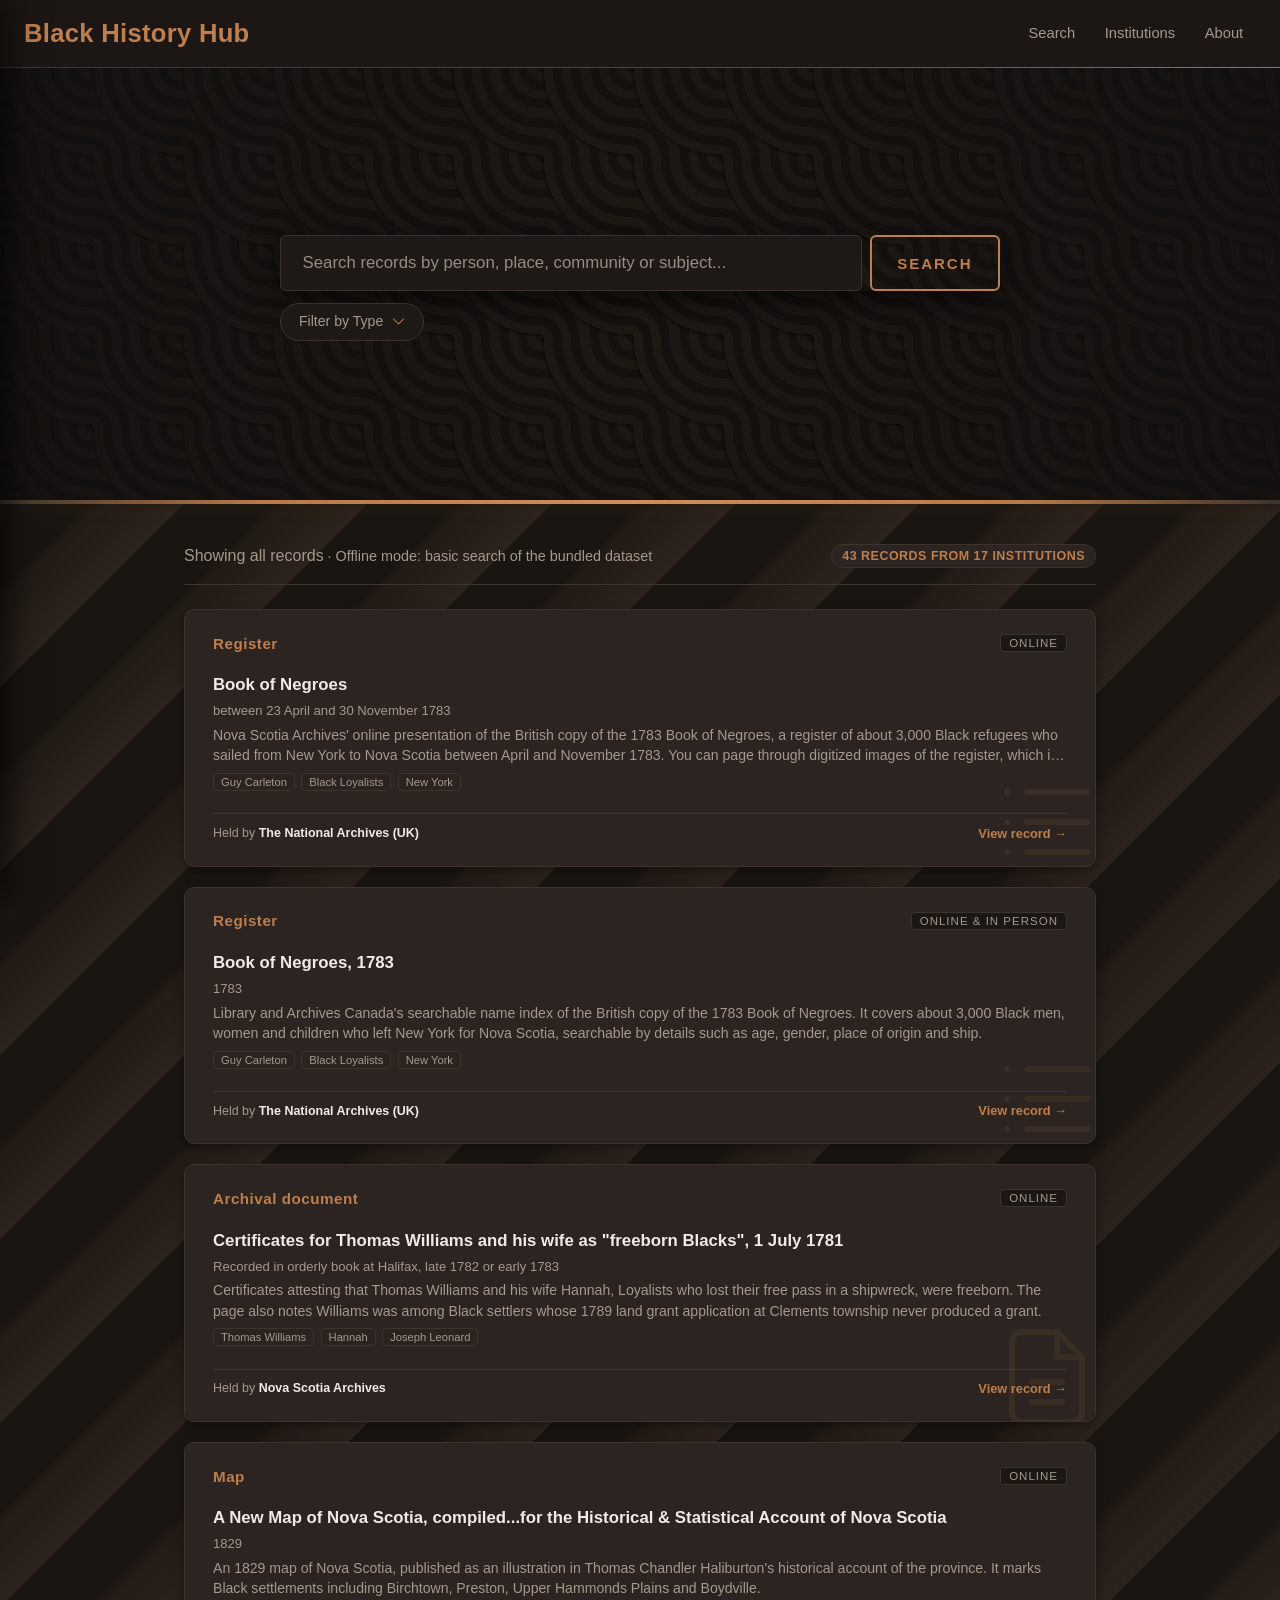
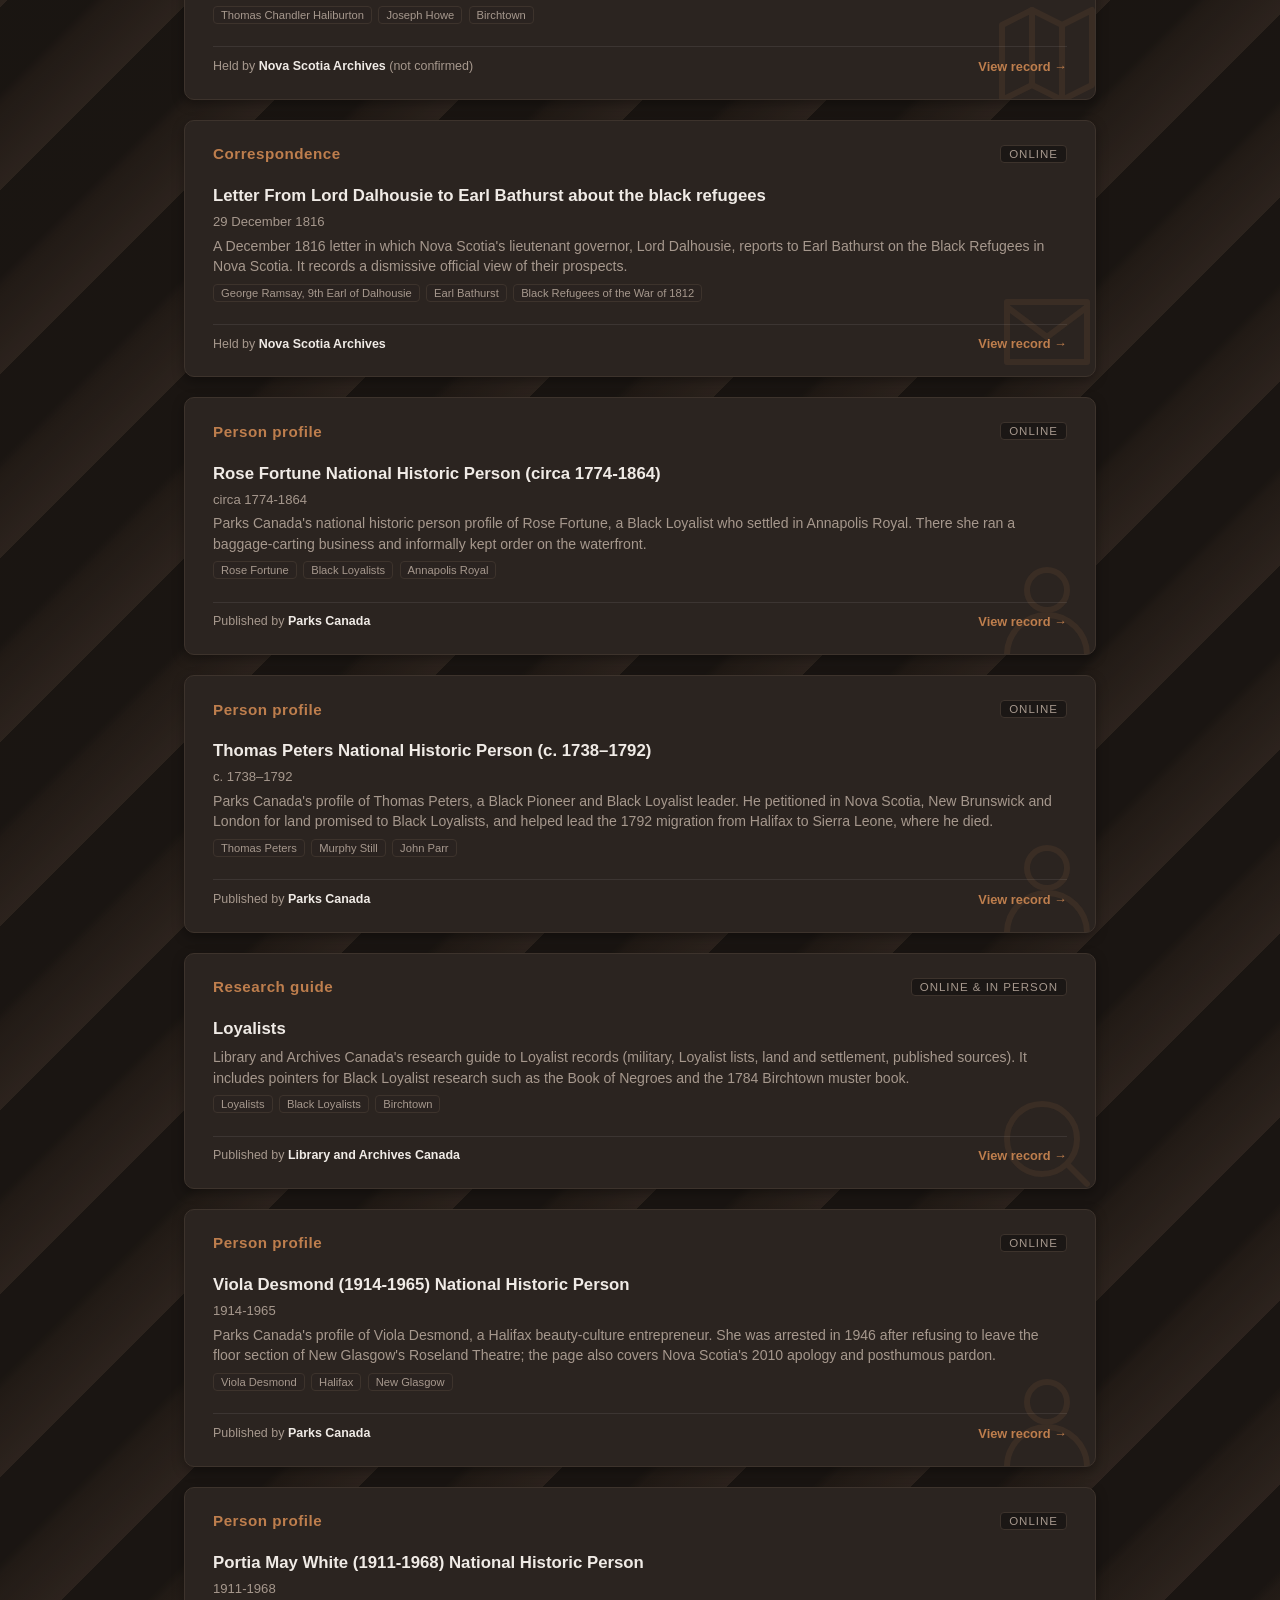
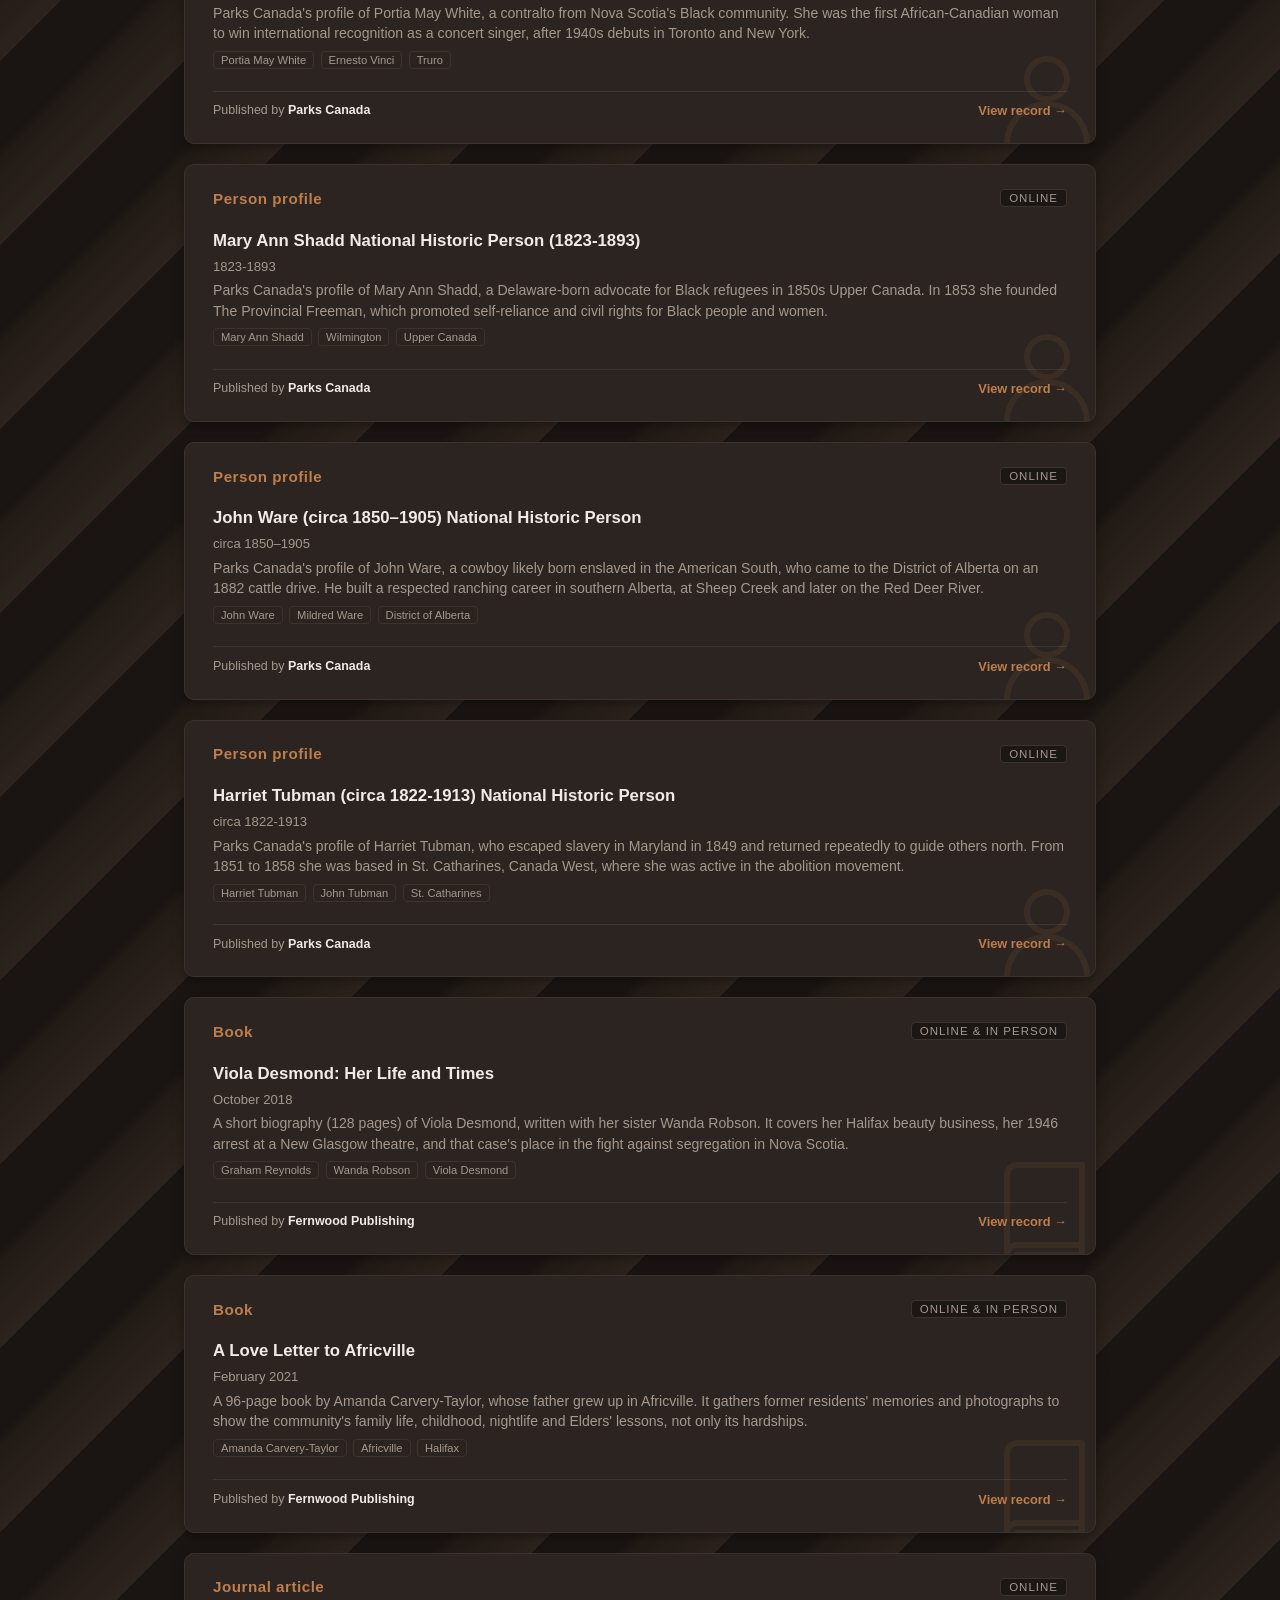
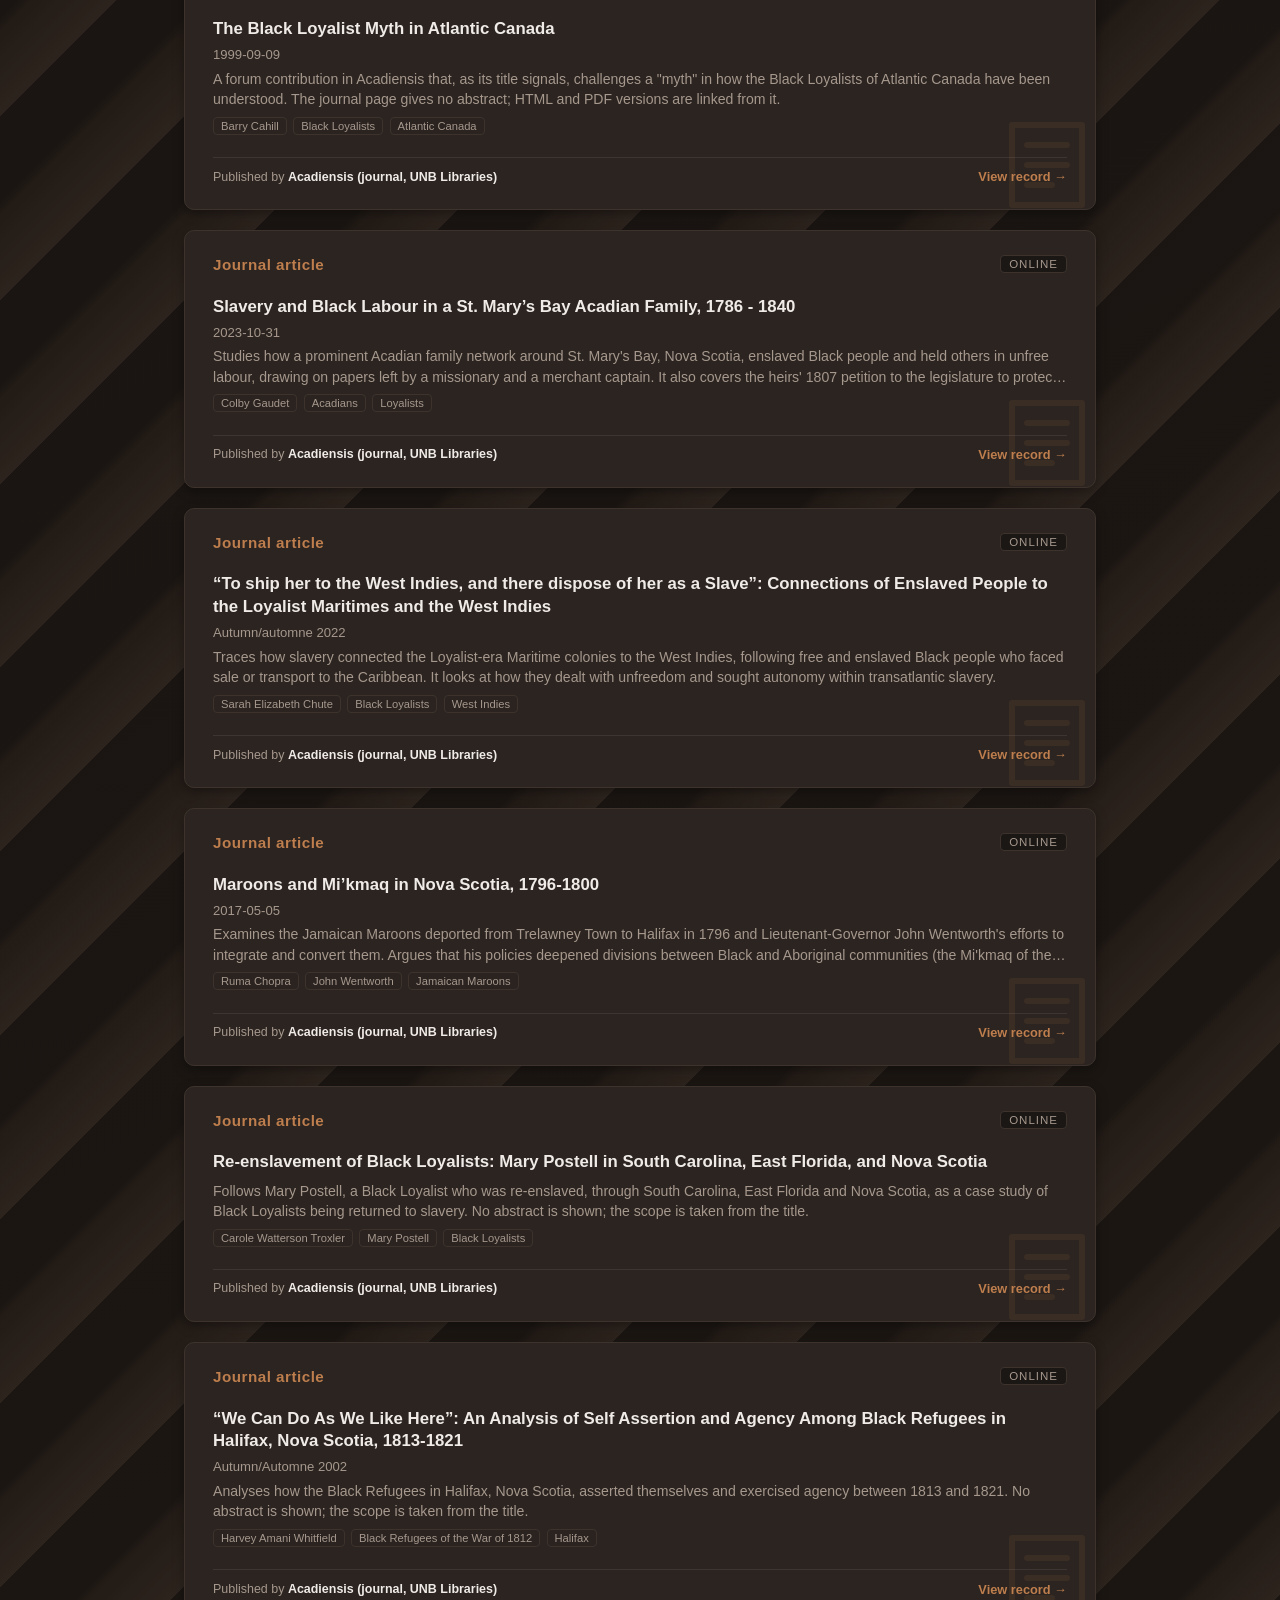
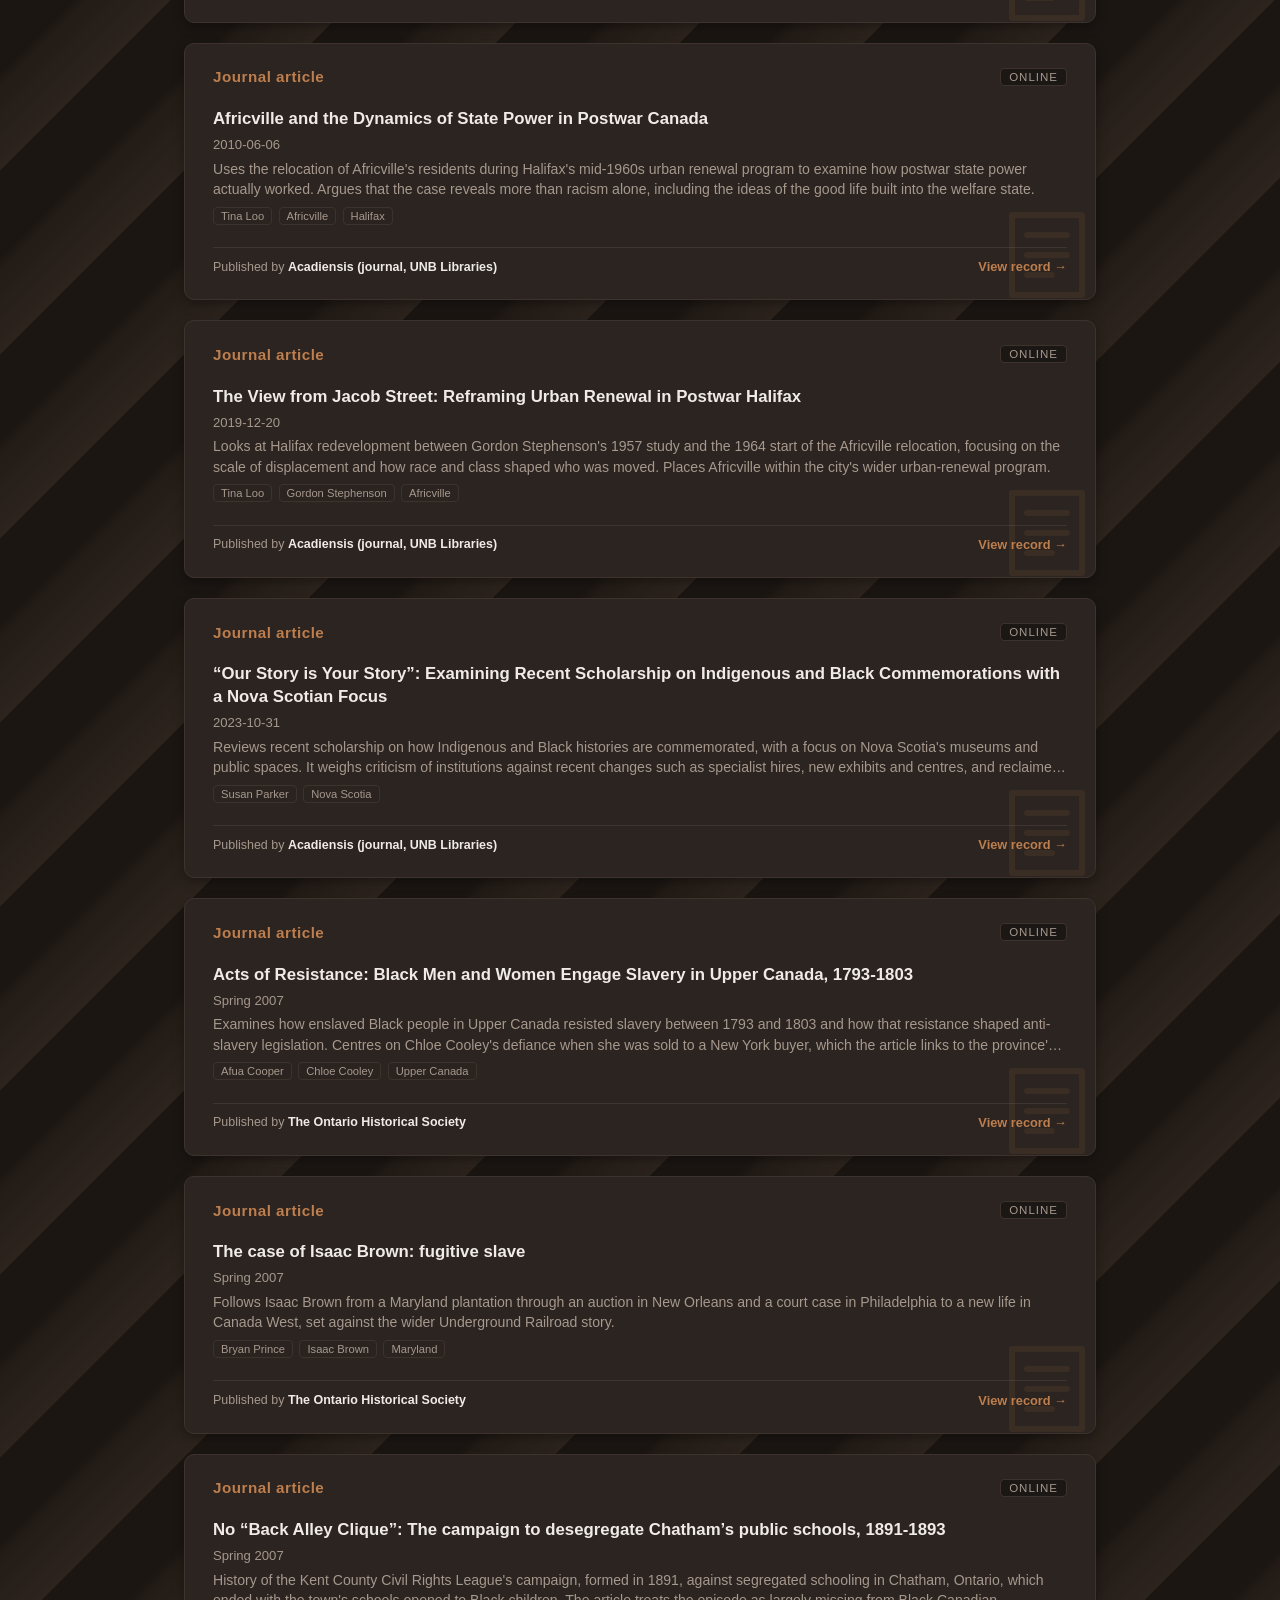
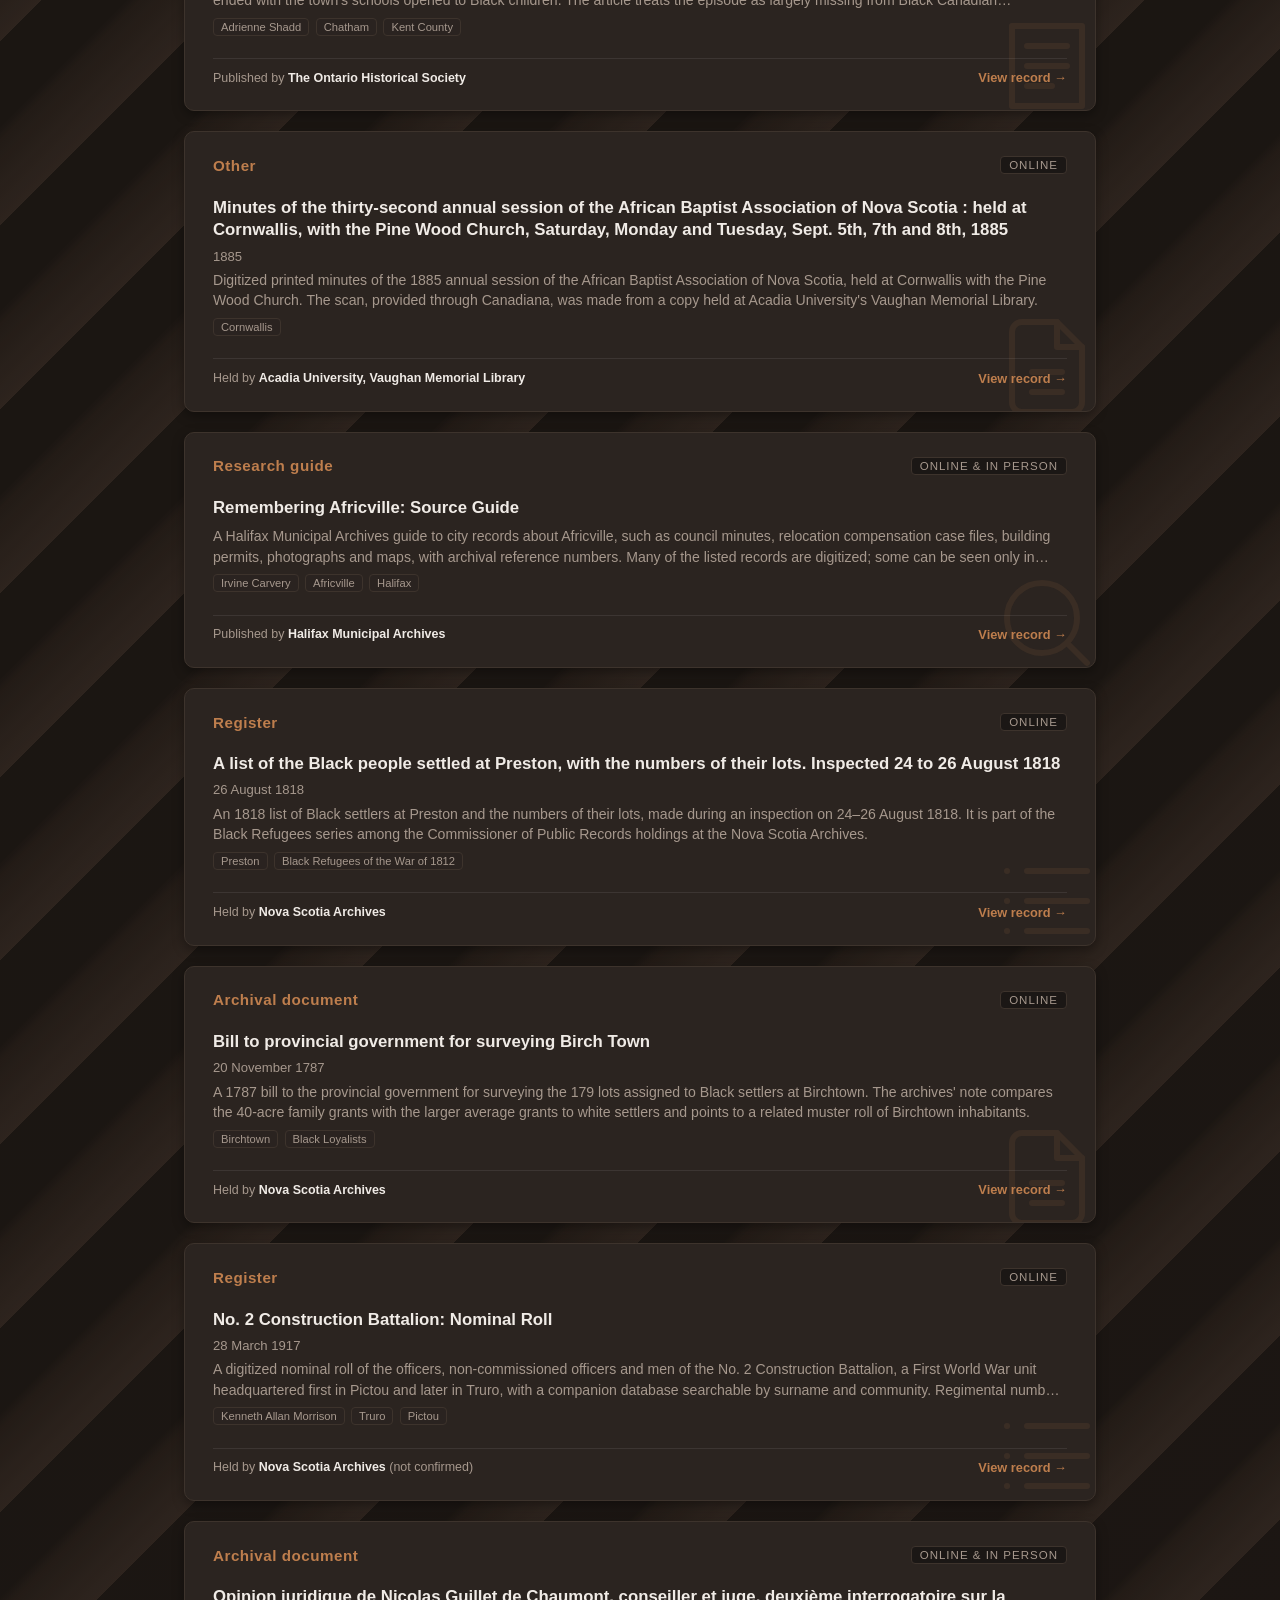
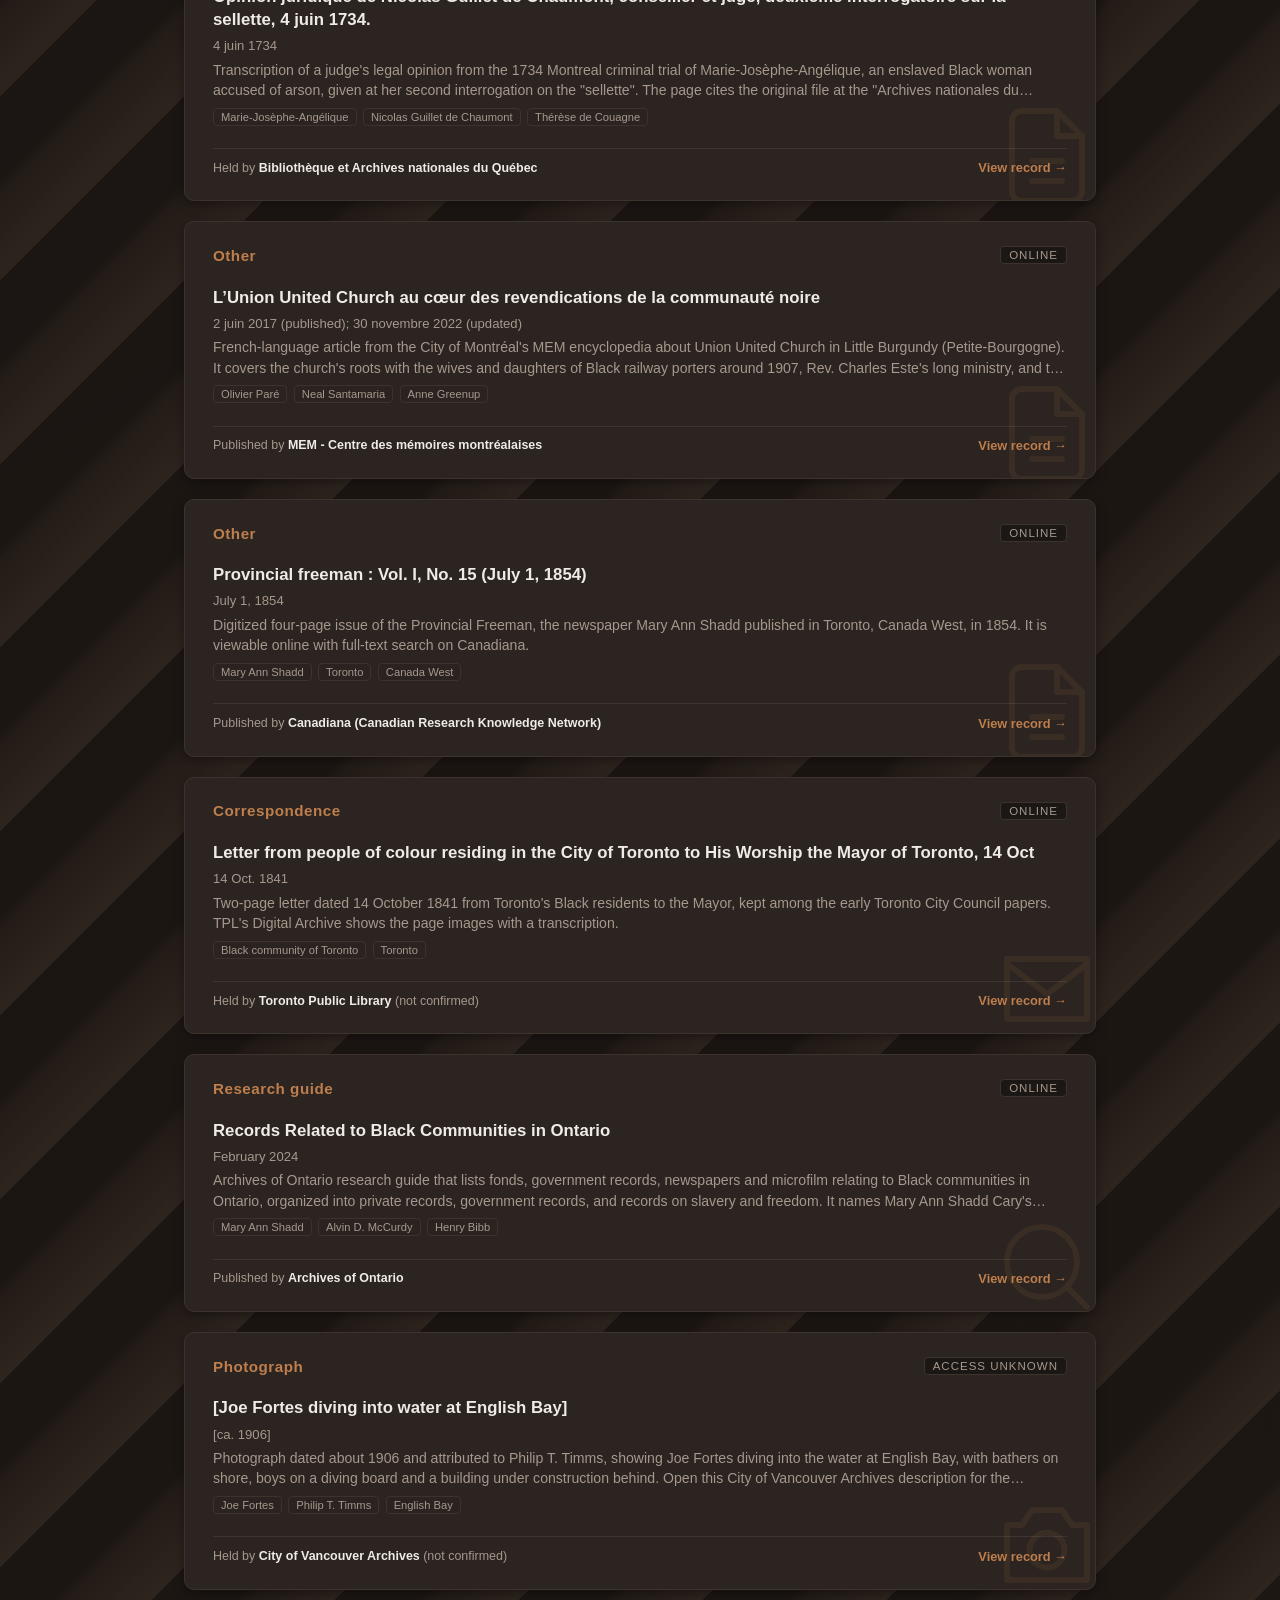
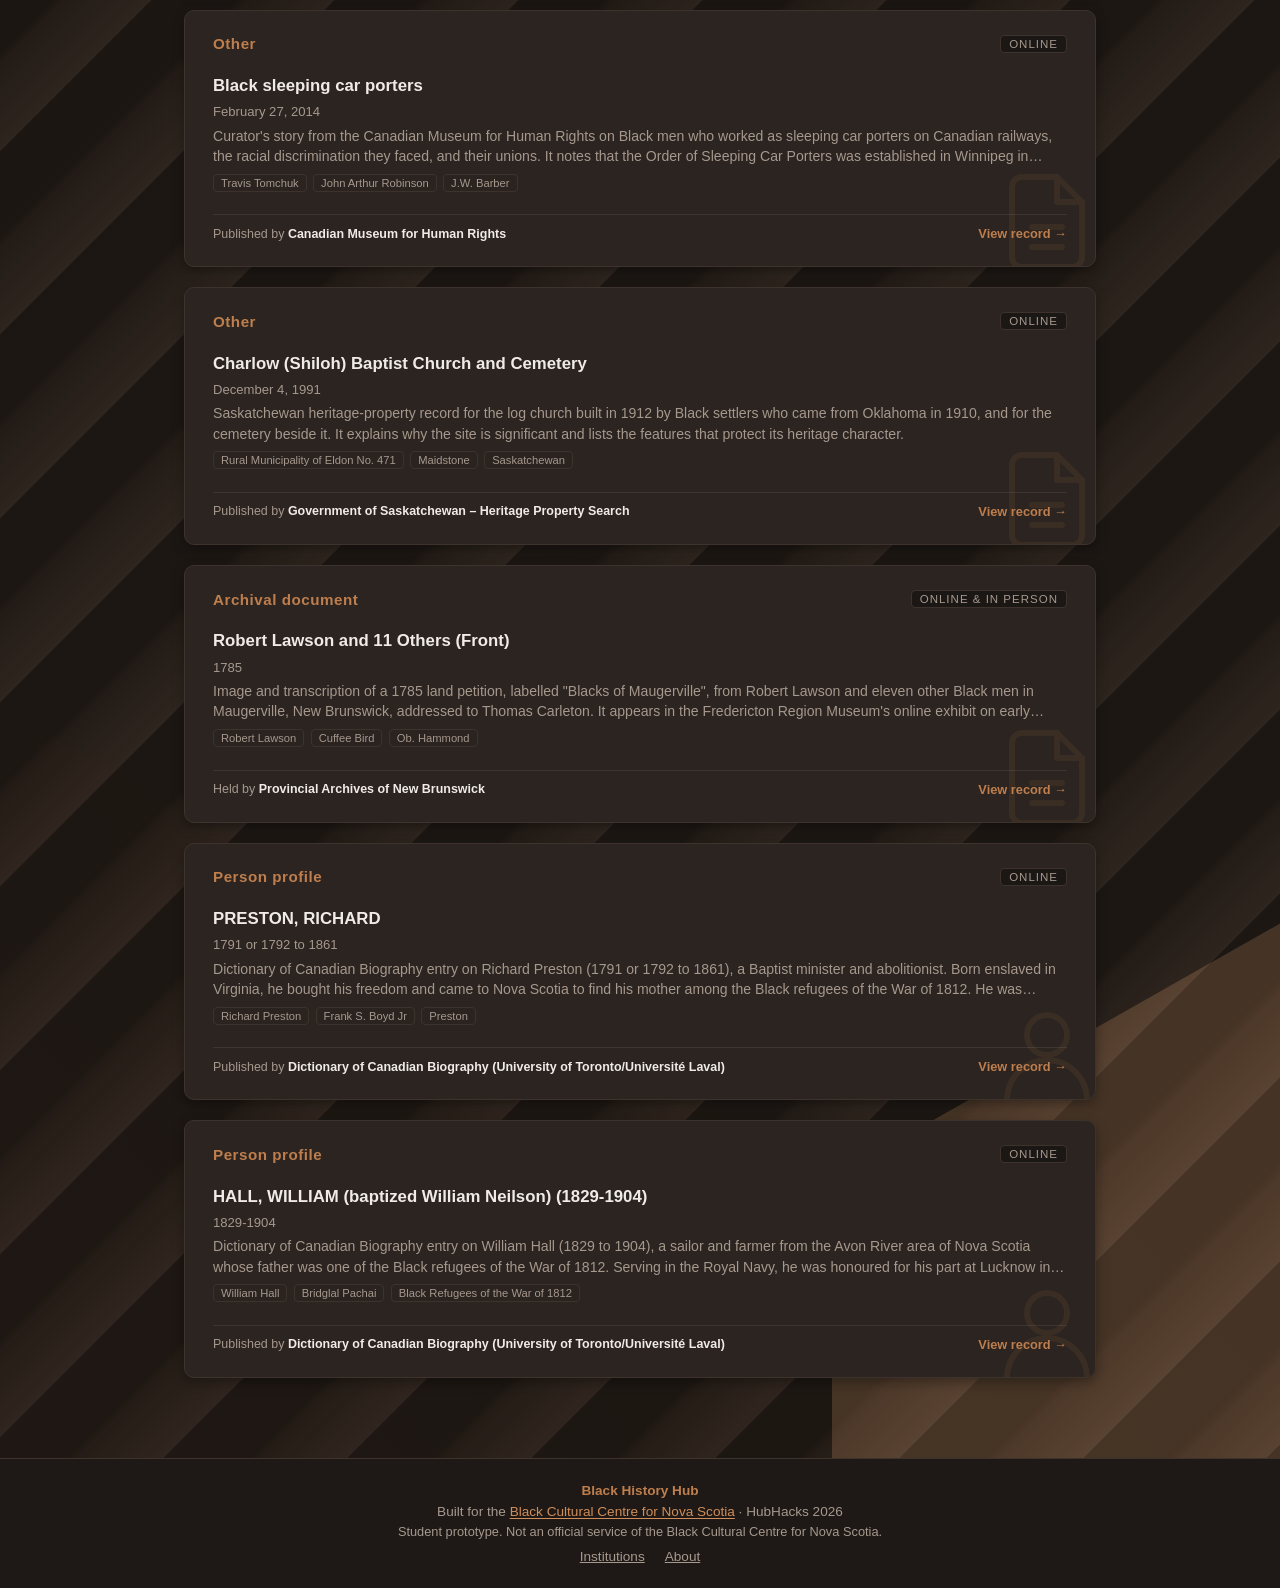
<file: frontend/results.html>
<!DOCTYPE html>
<html lang="en">
<head>
  <meta charset="UTF-8">
  <meta name="viewport" content="width=device-width, initial-scale=1.0">
  <title>Search — Black History Hub</title>
  <link rel="stylesheet" href="css/styles.css">
  <script src="js/script.js" defer></script>
  <script src="js/track.js" defer></script>
  <script src="js/data.js" defer></script>
  <script src="js/results.js" defer></script>
</head>
<body class="results-page">
  <a class="skip-link" href="#main">Skip to main content</a>

  <!-- Hidden SVG Gooey Filter -->
  <svg xmlns="http://www.w3.org/2000/svg" version="1.1" aria-hidden="true" focusable="false" style="display: block; height: 0; width: 0; position: absolute;">
    <defs>
      <filter id="goo">
        <feGaussianBlur in="SourceGraphic" stdDeviation="10" result="blur"></feGaussianBlur>
        <feColorMatrix in="blur" mode="matrix" values="1 0 0 0 0  0 1 0 0 0  0 0 1 0 0  0 0 0 18 -7" result="goo"></feColorMatrix>
        <feBlend in="SourceGraphic" in2="goo"></feBlend>
      </filter>
    </defs>
  </svg>

  <!-- Top App Bar -->
  <header class="top-nav">
    <button id="sidebar-toggle-btn" class="icon-btn nav-toggle" aria-label="Open menu" aria-expanded="false" aria-controls="side-nav">☰</button>
    <a href="index.html" class="brand-title">Black History Hub</a>
    <nav class="top-nav-links" aria-label="Main">
      <a href="index.html" class="top-nav-link">Search</a>
      <a href="institutions.html" class="top-nav-link">Institutions</a>
      <a href="about.html" class="top-nav-link">About</a>
    </nav>
  </header>

  <!-- Slide-Out Side Navigation (mobile) -->
  <aside id="side-nav" class="side-nav" aria-label="Site menu" inert>
    <div class="side-nav-header">
      <span class="brand-title">Menu</span>
      <button id="sidebar-close-btn" class="icon-btn" aria-label="Close menu">✕</button>
    </div>
    <nav class="side-nav-menu" aria-label="Main">
      <a href="index.html" class="nav-link">Search</a>
      <a href="institutions.html" class="nav-link">Institutions</a>
      <a href="about.html" class="nav-link">About</a>
    </nav>
  </aside>

  <!-- Background overlay when side menu is active -->
  <div id="backdrop" class="backdrop"></div>

  <!-- Main Search Results View -->
  <main id="main" class="results-main">
    <h1 id="results-heading" class="visually-hidden">Search results</h1>

    <!-- Top Hero Search Section with Radial Pattern Background -->
    <section class="results-hero-section" aria-label="Search">
      <div class="search-wrapper">
        <form id="search-form" class="search-box" role="search" action="results.html">
          <label for="search-input" class="visually-hidden">Search records</label>
          <input
            type="search"
            id="search-input"
            name="q"
            class="search-input"
            placeholder="Search records by person, place, community or subject..."
            autocomplete="off"
          >
          <!-- Gooey Uiverse Button -->
          <button type="submit" class="c-button c-button--gooey">
            Search
            <span class="c-button__blobs" aria-hidden="true">
              <span></span>
              <span></span>
              <span></span>
            </span>
          </button>
        </form>

        <!-- Filter by resource type (values match record.resource_type) -->
        <div class="menu">
          <div class="item">
            <div class="link" tabindex="0" role="button" aria-haspopup="true" aria-expanded="false">
              <span id="tag-dropdown-label">Filter by Type</span>
              <svg viewBox="0 0 360 360" xml:space="preserve" aria-hidden="true" focusable="false">
                <g id="SVGRepo_iconCarrier">
                  <path
                    d="M325.607,79.393c-5.857-5.857-15.355-5.858-21.213,0.001l-139.39,139.393L25.607,79.393 c-5.857-5.857-15.355-5.858-21.213,0.001c-5.858,5.858-5.858,15.355,0,21.213l150.004,150c2.813,2.813,6.628,4.393,10.606,4.393 s7.794-1.581,10.606-4.394l149.996-150C331.465,94.749,331.465,85.251,325.607,79.393z"
                  ></path>
                </g>
              </svg>
            </div>

            <!-- Checkbox Items -->
            <div class="submenu">
              <div class="submenu-item">
                <label class="tag-label">
                  <span class="checkBox">
                    <input type="checkbox" name="type" value="journal_article" class="tag-checkbox">
                    <span class="transition fill-box"></span>
                  </span>
                  <span>Journal article</span>
                </label>
              </div>
              <div class="submenu-item">
                <label class="tag-label">
                  <span class="checkBox">
                    <input type="checkbox" name="type" value="person_profile" class="tag-checkbox">
                    <span class="transition fill-box"></span>
                  </span>
                  <span>Person profile</span>
                </label>
              </div>
              <div class="submenu-item">
                <label class="tag-label">
                  <span class="checkBox">
                    <input type="checkbox" name="type" value="archival_document" class="tag-checkbox">
                    <span class="transition fill-box"></span>
                  </span>
                  <span>Archival document</span>
                </label>
              </div>
              <div class="submenu-item">
                <label class="tag-label">
                  <span class="checkBox">
                    <input type="checkbox" name="type" value="register" class="tag-checkbox">
                    <span class="transition fill-box"></span>
                  </span>
                  <span>Register</span>
                </label>
              </div>
              <div class="submenu-item">
                <label class="tag-label">
                  <span class="checkBox">
                    <input type="checkbox" name="type" value="research_guide" class="tag-checkbox">
                    <span class="transition fill-box"></span>
                  </span>
                  <span>Research guide</span>
                </label>
              </div>
              <div class="submenu-item">
                <label class="tag-label">
                  <span class="checkBox">
                    <input type="checkbox" name="type" value="book" class="tag-checkbox">
                    <span class="transition fill-box"></span>
                  </span>
                  <span>Book</span>
                </label>
              </div>
              <div class="submenu-item">
                <label class="tag-label">
                  <span class="checkBox">
                    <input type="checkbox" name="type" value="correspondence" class="tag-checkbox">
                    <span class="transition fill-box"></span>
                  </span>
                  <span>Correspondence</span>
                </label>
              </div>
              <div class="submenu-item">
                <label class="tag-label">
                  <span class="checkBox">
                    <input type="checkbox" name="type" value="map" class="tag-checkbox">
                    <span class="transition fill-box"></span>
                  </span>
                  <span>Map</span>
                </label>
              </div>
              <div class="submenu-item">
                <label class="tag-label">
                  <span class="checkBox">
                    <input type="checkbox" name="type" value="photograph" class="tag-checkbox">
                    <span class="transition fill-box"></span>
                  </span>
                  <span>Photograph</span>
                </label>
              </div>
              <div class="submenu-item">
                <label class="tag-label">
                  <span class="checkBox">
                    <input type="checkbox" name="type" value="other" class="tag-checkbox">
                    <span class="transition fill-box"></span>
                  </span>
                  <span>Other</span>
                </label>
              </div>
            </div>
          </div>
        </div>
      </div>
    </section>

    <!-- Pronounced Divider -->
    <div class="section-divider" role="separator" aria-hidden="true"></div>

    <!-- Results Section with Lower Cube Pattern Background -->
    <section class="lower-pattern-container results-container" aria-label="Results">
      <div class="pattern-bg" aria-hidden="true">
        <svg
          preserveAspectRatio="xMidYMid slice"
          height="100%"
          width="100%"
          class="cube-svg"
          viewBox="0 0 120 104"
          aria-hidden="true"
          focusable="false"
        >
          <defs>
            <linearGradient y2="100%" x2="100%" y1="0%" x1="0%" id="cube-dark">
              <stop stop-color="#191512" offset="0%"></stop>
              <stop stop-color="#342821" offset="100%"></stop>
            </linearGradient>
            <linearGradient y2="0%" x2="100%" y1="100%" x1="0%" id="cube-mid">
              <stop stop-color="#5a4132" offset="0%"></stop>
              <stop stop-color="#241a14" offset="100%"></stop>
            </linearGradient>
            <linearGradient y2="100%" x2="0%" y1="0%" x1="100%" id="cube-light">
              <stop stop-color="#b87948" offset="0%"></stop>
              <stop stop-color="#d99f70" offset="100%"></stop>
            </linearGradient>
          </defs>
          <g>
            <polygon fill="url(#cube-dark)" points="60,0 120,34 60,68 0,34"></polygon>
            <polygon fill="url(#cube-mid)" points="0,34 60,68 60,104 0,70"></polygon>
            <polygon fill="url(#cube-light)" points="60,68 120,34 120,70 60,104"></polygon>
          </g>
        </svg>
      </div>

      <div class="results-content-wrapper">
        <!-- Results Summary Bar -->
        <div class="results-meta-bar">
          <p id="results-summary" class="results-count-text">Loading records…</p>
          <span id="results-count" class="results-badge" aria-live="polite"></span>
        </div>

        <!-- Empty state (shown by JS when a search has no matches) -->
        <div id="results-empty" class="results-empty" hidden>
          <h2 class="results-empty-title">No records found for "<span class="results-empty-query"></span>"</h2>
          <ul class="results-empty-tips">
            <li>Check the spelling.</li>
            <li>Try a broader term, such as a place or community name.</li>
            <li><a href="institutions.html">Browse the institutions</a> whose records are included.</li>
          </ul>
        </div>

        <!-- Horizontal List Container -->
        <div id="search-results-list" class="horizontal-results-list card-stack">
          <!-- Cards are rendered by js/results.js -->
        </div>
      </div>
    </section>
  </main>

  <footer class="site-footer">
    <p class="site-footer-name">Black History Hub</p>
    <p>Built for the <a href="https://bccns.com/" class="site-footer-bccns" target="_blank" rel="noopener noreferrer">Black Cultural Centre for Nova Scotia<span class="visually-hidden"> (opens in a new tab)</span></a> · HubHacks 2026</p>
    <p class="site-footer-note">Student prototype. Not an official service of the Black Cultural Centre for Nova Scotia.</p>
    <nav class="site-footer-links" aria-label="Footer">
      <a href="institutions.html">Institutions</a>
      <a href="about.html">About</a>
    </nav>
  </footer>

</body>
</html>
</file>
<file: frontend/css/styles.css>
/* Color Palette Variables */
:root {
  --bg-primary: #12100e;          /* Deep obsidian brown */
  --bg-surface: #1e1916;          /* Card and panel background */
  --bg-surface-elevated: #2b2420; /* Raised elements / inputs */
  --border-subtle: #3d332c;       /* Borders and separators */
  --border-focus: #b87948;        /* Amber-brown focus highlight */

  --text-primary: #f0ebe6;        /* High-contrast off-white */
  --text-secondary: #a6988d;      /* Muted warm grey */
  --text-muted: #9a8b7e;          /* Placeholder and small print (4.5:1 on cards) */

  --accent: #be7e4d;              /* Primary brown/amber accent (4.5:1 for small text on cards) */
  --accent-hover: #cf8d59;        /* Button hover */

  --sidebar-width: 260px;
}

/* Reset & Base */
* {
  box-sizing: border-box;
  margin: 0;
  padding: 0;
}

body {
  font-family: -apple-system, BlinkMacSystemFont, "Segoe UI", Roboto, sans-serif;
  background-color: var(--bg-primary);
  color: var(--text-primary);
  min-height: 100vh;
  display: flex;
  flex-direction: column;
}

.top-nav {
  height: 60px;
  background-color: rgba(30, 25, 22, 0.95);
  backdrop-filter: blur(8px);
  -webkit-backdrop-filter: blur(8px);
  display: flex;
  align-items: center;
  padding: 0 1.5rem;
  gap: 1rem;
  position: relative;
  z-index: 30;
  border-bottom: 1px solid var(--border-subtle);
  transition: background-color 0.3s ease, border-color 0.3s ease;
}

/* Subtle continuous ambient shimmer along the bottom border */
.top-nav::after {
  content: "";
  position: absolute;
  bottom: -1px;
  left: 0;
  width: 100%;
  height: 1.5px;
  background: linear-gradient(
    90deg,
    transparent 0%,
    rgba(184, 121, 72, 0.25) 30%,
    rgba(207, 141, 89, 0.7) 50%,
    rgba(184, 121, 72, 0.25) 70%,
    transparent 100%
  );
  background-size: 200% 100%;
  animation: navShimmer 8s linear infinite;
  pointer-events: none;
}

@keyframes navShimmer {
  0% {
    background-position: 200% 0;
  }
  100% {
    background-position: -200% 0;
  }
}

.icon-btn {
  background: var(--bg-surface-elevated);
  border: 1px solid var(--border-subtle);
  color: var(--text-primary);
  padding: 0.5rem 0.75rem;
  font-size: 1rem;
  border-radius: 6px;
  cursor: pointer;
  display: inline-flex;
  align-items: center;
  justify-content: center;
  transition: transform 0.25s cubic-bezier(0.16, 1, 0.3, 1),
              background-color 0.25s ease,
              border-color 0.25s ease,
              box-shadow 0.25s ease;
}

.icon-btn:hover {
  background: var(--border-subtle);
  border-color: var(--accent);
  transform: scale(1.05);
  box-shadow: 0 2px 10px rgba(184, 121, 72, 0.2);
}

.icon-btn:active {
  transform: scale(0.95);
}

.brand-title {
  font-size: 1.125rem;
  font-weight: 600;
  color: var(--accent);
  letter-spacing: 0.5px;
  transition: color 0.25s ease, text-shadow 0.25s ease, transform 0.25s ease;
  display: inline-block;
}

.brand-title:hover {
  color: var(--accent-hover);
  text-shadow: 0 0 12px rgba(184, 121, 72, 0.4);
  transform: translateX(2px);
}

/* ==========================================================================
   Slide-Out Horizontal Side Navigation (Smooth Slide & Staggered Links)
   ========================================================================== */
.side-nav {
  position: fixed;
  top: 0;
  left: 0;
  width: var(--sidebar-width);
  height: 100vh;
  background-color: rgba(26, 22, 19, 0.98);
  backdrop-filter: blur(12px);
  -webkit-backdrop-filter: blur(12px);
  border-right: 1px solid var(--border-subtle);
  display: flex;
  flex-direction: column;
  z-index: 100;
  padding: 1.5rem;
  transform: translateX(-100%);
  transition: transform 0.35s cubic-bezier(0.16, 1, 0.3, 1);
  box-shadow: 10px 0 30px rgba(0, 0, 0, 0.6);
  pointer-events: none;
}

.side-nav.open {
  transform: translateX(0);
  pointer-events: auto;
}

.side-nav-header {
  display: flex;
  justify-content: space-between;
  align-items: center;
  margin-bottom: 2rem;
  padding-bottom: 0.75rem;
  border-bottom: 1px solid rgba(255, 255, 255, 0.05);
}

.side-nav-menu {
  display: flex;
  flex-direction: column;
  gap: 0.75rem;
}

.nav-link {
  display: block;
  padding: 0.75rem 1rem;
  background: var(--bg-surface-elevated);
  border: 1px solid var(--border-subtle);
  border-left: 3px solid transparent;
  color: var(--text-primary);
  text-decoration: none;
  font-size: 0.9rem;
  border-radius: 4px;
  position: relative;
  opacity: 0;
  transform: translateX(-12px);
  transition: opacity 0.3s ease,
              transform 0.3s cubic-bezier(0.16, 1, 0.3, 1),
              background-color 0.25s ease,
              border-color 0.25s ease,
              padding-left 0.25s ease;
}

/* Staggered entry animation for links when drawer opens */
.side-nav.open .nav-link {
  opacity: 1;
  transform: translateX(0);
}

.side-nav.open .nav-link:nth-child(1) { transition-delay: 0.05s; }
.side-nav.open .nav-link:nth-child(2) { transition-delay: 0.10s; }
.side-nav.open .nav-link:nth-child(3) { transition-delay: 0.15s; }
.side-nav.open .nav-link:nth-child(4) { transition-delay: 0.20s; }
.side-nav.open .nav-link:nth-child(5) { transition-delay: 0.25s; }

.nav-link:hover {
  background: rgba(43, 36, 32, 0.9);
  border-color: var(--border-subtle);
  border-left-color: var(--accent);
  padding-left: 1.25rem;
  color: var(--text-primary);
  box-shadow: 0 2px 12px rgba(0, 0, 0, 0.3);
}

/* Backdrop smooth fade */
.backdrop {
  position: fixed;
  inset: 0;
  background-color: rgba(0, 0, 0, 0.65);
  backdrop-filter: blur(4px);
  -webkit-backdrop-filter: blur(4px);
  opacity: 0;
  visibility: hidden;
  transition: opacity 0.35s ease, visibility 0.35s ease;
  z-index: 99;
}

.backdrop.open {
  opacity: 1;
  visibility: visible;
}

.icon-btn {
  background: var(--bg-surface-elevated);
  border: 1px solid var(--border-subtle);
  color: var(--text-primary);
  padding: 0.5rem 0.75rem;
  font-size: 1rem;
  border-radius: 4px;
  cursor: pointer;
}

.icon-btn:hover {
  background: var(--border-subtle);
}

.brand-title {
  font-size: 1.125rem;
  font-weight: 600;
  color: var(--accent);
  letter-spacing: 0.5px;
}



.side-nav.open {
  display: flex;
}

.side-nav-header {
  display: flex;
  justify-content: space-between;
  align-items: center;
  margin-bottom: 2rem;
}

.side-nav-menu {
  display: flex;
  flex-direction: column;
  gap: 0.75rem;
}

.nav-link {
  display: block;
  padding: 0.75rem 1rem;
  background: var(--bg-surface-elevated);
  border: 1px solid var(--border-subtle);
  color: var(--text-primary);
  text-decoration: none;
  font-size: 0.9rem;
  border-radius: 4px;
}

.nav-link:hover {
  border-color: var(--accent);
}


.backdrop.open {
  display: block;
}

/*
  Top Hero Section with Background Carousel
*/
.search-hero-section {
  position: relative;
  min-height: 65vh;
  display: flex;
  flex-direction: column;
  justify-content: flex-start;
  align-items: center;
  padding: 3.5rem 1.5rem 4rem 1.5rem;
  overflow: hidden;
  background-color: #12100e;
}

/* Carousel Image Slides Container */
.carousel-container {
  position: absolute;
  inset: 0;
  width: 100%;
  height: 100%;
  z-index: 1;
}

.carousel-slide {
  position: absolute;
  inset: 0;
  width: 100%;
  height: 100%;
  object-fit: cover;
  opacity: 0;
  filter: grayscale(80%) sepia(20%) brightness(0.45);
  transition: opacity 1.2s ease-in-out;
}

.carousel-slide.active {
  opacity: 1;
}

/* Dark Warm Vignette overlay for search contrast */
.carousel-overlay {
  position: absolute;
  inset: 0;
  background: radial-gradient(circle at center, rgba(18, 16, 14, 0.5) 0%, rgba(18, 16, 14, 0.92) 100%),
              linear-gradient(180deg, rgba(18, 16, 14, 0.4) 0%, rgba(18, 16, 14, 0.8) 100%);
  z-index: 2;
  pointer-events: none;
}

/* Centralized Flex Column Wrapper */
.search-wrapper {
  position: relative;
  z-index: 5;
  width: 100%;
  max-width: 720px;
  margin: 0 auto;
  display: flex;
  flex-direction: column;
  align-items: center;
  gap: 0.75rem;
}

.search-box {
  display: flex;
  width: 100%;
  gap: 0.5rem;
  box-shadow: 0 8px 30px rgba(0, 0, 0, 0.65);
}

.search-input {
  flex: 1;
  background-color: var(--bg-surface);
  border: 1px solid var(--border-subtle);
  color: var(--text-primary);
  padding: 1.05rem 1.35rem;
  font-size: 1.05rem;
  border-radius: 6px;
  outline: none;
}

.search-input::placeholder {
  color: var(--text-muted);
}

.search-input:focus {
  border-color: var(--border-focus);
}

/* Gooey Button */
.c-button {
  font-weight: 700;
  font-size: 15px;
  text-decoration: none;
  padding: 0.85em 1.7em;
  cursor: pointer;
  display: inline-flex;
  align-items: center;
  justify-content: center;
  position: relative;
  z-index: 1;
  background: transparent;
  outline: none;
  font-family: inherit;
}

.c-button--gooey {
  color: var(--accent);
  text-transform: uppercase;
  letter-spacing: 2px;
  border: 2px solid var(--accent);
  border-radius: 6px;
  position: relative;
  transition: all 700ms ease;
  overflow: hidden;
}

.c-button--gooey .c-button__blobs {
  display: block;
  height: 100%;
  filter: url(#goo);
  overflow: hidden;
  position: absolute;
  top: 0;
  left: 0;
  bottom: -3px;
  right: -1px;
  z-index: -1;
}

.c-button--gooey .c-button__blobs span {
  display: block;
  background-color: var(--accent);
  width: 34%;
  height: 100%;
  border-radius: 100%;
  position: absolute;
  transform: scale(1.4) translateY(125%) translateZ(0);
  transition: all 700ms ease;
}

.c-button--gooey .c-button__blobs span:nth-child(1) {
  left: -5%;
}

.c-button--gooey .c-button__blobs span:nth-child(2) {
  left: 30%;
  transition-delay: 60ms;
}

.c-button--gooey .c-button__blobs span:nth-child(3) {
  left: 66%;
  transition-delay: 25ms;
}

.c-button--gooey:hover {
  color: var(--bg-primary);
  border-color: var(--accent-hover);
}

.c-button--gooey:hover .c-button__blobs span {
  transform: scale(1.4) translateY(0) translateZ(0);
  background-color: var(--accent-hover);
}

/* Attached Tag Filter Menu */
.menu {
  font-size: 0.88rem;
  line-height: 1.4;
  color: var(--text-primary);
  width: fit-content;
  display: flex;
  list-style: none;
  align-self: flex-start;
}

.menu .item {
  position: relative;
}

.menu .link {
  position: relative;
  display: flex;
  align-items: center;
  justify-content: center;
  gap: 10px;
  padding: 8px 18px;
  background-color: var(--bg-surface);
  border: 1px solid var(--border-subtle);
  border-radius: 20px;
  cursor: pointer;
  user-select: none;
  transition: border-color 0.3s ease, background-color 0.3s ease;
}

.menu .link span {
  font-weight: 500;
  color: var(--text-secondary);
}

.menu .link svg {
  width: 12px;
  height: 12px;
  fill: var(--accent);
  transition: transform 0.3s ease;
}

.menu .item .submenu {
  display: flex;
  flex-direction: column;
  position: absolute;
  top: calc(100% + 6px);
  left: 0;
  width: 240px;
  background-color: var(--bg-surface);
  border: 1px solid var(--border-subtle);
  border-radius: 8px;
  box-shadow: 0 10px 25px rgba(0, 0, 0, 0.65);
  opacity: 0;
  visibility: hidden;
  transform: translateY(-8px);
  transition: opacity 0.25s ease, transform 0.25s ease, visibility 0.25s;
  z-index: 50;
  list-style: none;
  padding: 0.5rem;
}

.menu .item:hover .submenu,
.menu .item:focus-within .submenu {
  opacity: 1;
  visibility: visible;
  transform: translateY(0);
  pointer-events: auto;
  border-color: var(--border-focus);
}

.menu .item:hover .link,
.menu .item:focus-within .link {
  border-color: var(--border-focus);
  background-color: var(--bg-surface-elevated);
}

.menu .item:hover .link svg,
.menu .item:focus-within .link svg {
  transform: rotate(-180deg);
}

.submenu .submenu-item {
  width: 100%;
}

.tag-label {
  display: flex;
  align-items: center;
  gap: 10px;
  padding: 8px 12px;
  width: 100%;
  color: var(--text-secondary);
  font-size: 0.85rem;
  border-radius: 4px;
  cursor: pointer;
}

.tag-label:hover {
  background-color: var(--bg-surface-elevated);
  color: var(--text-primary);
}

.tag-label {
  display: flex;
  align-items: center;
  gap: 12px;
  padding: 8px 12px;
  width: 100%;
  color: var(--text-secondary);
  font-size: 0.88rem;
  border-radius: 6px;
  cursor: pointer;
  user-select: none;
  transition: background-color 0.2s ease, color 0.2s ease;
}

.tag-label:hover {
  background-color: var(--bg-surface-elevated);
  color: var(--text-primary);
}

/* Outer Checkbox Frame */
.checkBox {
  display: inline-block;
  cursor: pointer;
  width: 18px;
  height: 18px;
  border-radius: 4px;
  position: relative;
  overflow: hidden;
  box-shadow: 0 0 0 1.5px var(--border-subtle);
  background-color: var(--bg-primary);
  flex-shrink: 0;
  transition: box-shadow 0.25s ease;
}

.tag-label:hover .checkBox {
  box-shadow: 0 0 0 1.5px var(--border-focus);
}

/* Diagonal Sliding Fill Element */
.checkBox .fill-box {
  width: 36px;
  height: 36px;
  background-color: var(--accent);
  top: -32px;
  left: -32px;
  position: absolute;
  transform: rotateZ(45deg);
  z-index: 10;
}

/* Active Checked State: slide the diagonal fill into frame */
.checkBox input[type="checkbox"]:checked + .fill-box {
  left: -8px;
  top: -8px;
}

/* Ensure the box border reflects the active state */
.checkBox:has(input[type="checkbox"]:checked) {
  box-shadow: 0 0 0 1.5px var(--accent);
}

/* Hidden Input Anchor */
.checkBox input[type="checkbox"] {
  position: absolute;
  opacity: 0;
  width: 0;
  height: 0;
  pointer-events: none;
}

/* Smooth slide easing */
.transition {
  transition: all 250ms cubic-bezier(0.4, 0, 0.2, 1);
}

/* Citations & Source Attribution Bar */
.hero-citation-bar {
  position: absolute;
  bottom: 12px;
  right: 1.5rem;
  z-index: 5;
  background: rgba(22, 18, 15, 0.75);
  border: 1px solid var(--border-subtle);
  border-radius: 4px;
  padding: 4px 10px;
  display: flex;
  align-items: center;
  gap: 8px;
  font-size: 0.72rem;
  color: var(--text-muted);
  backdrop-filter: blur(4px);
}

.hero-citation-bar a {
  color: var(--text-secondary);
  text-decoration: underline;
  text-underline-offset: 2px;
}

.hero-citation-bar a:hover {
  color: var(--accent);
}

/* Section Divider */
.section-divider {
  position: relative;
  z-index: 5;
  height: 4px;
  width: 100%;
  background: linear-gradient(
    90deg,
    #3d332c 0%,
    #b87948 20%,
    #cf8d59 50%,
    #b87948 80%,
    #3d332c 100%
  );
  box-shadow: 0 0 16px rgba(184, 121, 72, 0.4), 0 2px 8px rgba(0, 0, 0, 0.8);
}

/* Lower Section with Cube Pattern */
.lower-pattern-container {
  position: relative;
  width: 100%;
  flex: 1;
  overflow: hidden;
  background-color: #16120f;
}

.pattern-bg {
  position: absolute;
  inset: 0;
  width: 100%;
  height: 100%;
  overflow: hidden;
  background: repeating-linear-gradient(
    135deg,
    #171310 0px,
    #171310 60px,
    #211a15 70px,
    #302620 130px
  );
  z-index: 1;
}

.cube-svg {
  position: absolute;
  width: 180%;
  height: 180%;
  left: -25%;
  top: -20%;
  background: transparent;
  opacity: 0.25;
  z-index: 1;
  pointer-events: none;
  animation: cubeMove 20s linear infinite alternate;
}

@keyframes cubeMove {
  from {
    transform: translateY(0) scale(1);
  }
  to {
    transform: translateY(-15%) scale(1.02) rotate(1deg);
  }
}

.lower-content-wrapper {
  position: relative;
  z-index: 2;
  max-width: 1240px;
  margin: 0 auto;
  padding: 3.5rem 1.5rem 4.5rem 1.5rem;
}

.content-grid {
  display: grid;
  grid-template-columns: repeat(3, 1fr);
  gap: 1.5rem;
}

@media (max-width: 960px) {
  .content-grid {
    grid-template-columns: 1fr;
  }
}

.column-section {
  background-color: rgba(30, 25, 22, 0.94);
  border: 1px solid var(--border-subtle);
  border-radius: 8px;
  padding: 1.25rem;
  display: flex;
  flex-direction: column;
  gap: 1rem;
  box-shadow: 0 6px 20px rgba(0, 0, 0, 0.45);
}

.column-title {
  font-size: 1rem;
  font-weight: 600;
  color: var(--accent);
  border-bottom: 1px solid var(--border-subtle);
  padding-bottom: 0.75rem;
}

.card-stack {
  display: flex;
  flex-direction: column;
  gap: 1rem;
}

/*
  Uiverse Inspired Card Component (Brown Palette, resource-type icon)
*/
.card {
  width: 100%;
  min-height: 190px;
  background-color: var(--bg-surface-elevated);
  border: 1px solid var(--border-subtle);
  color: var(--text-primary);
  position: relative;
  border-radius: 12px;
  padding: 1.25rem;
  overflow: hidden;
  display: flex;
  flex-direction: column;
  box-shadow: 0 4px 12px rgba(0, 0, 0, 0.35);
  cursor: pointer;
  transition: transform 0.3s ease, border-color 0.3s ease, box-shadow 0.3s ease;
}

.card:hover {
  transform: scale(0.98);
  border-color: var(--border-focus);
  box-shadow: 0 6px 20px rgba(184, 121, 72, 0.25);
}

.card:active {
  transform: scale(0.95);
}

/* Overlaid Card Content */
.card-content {
  position: relative;
  z-index: 2;
  display: flex;
  flex-direction: column;
  justify-content: space-between;
  height: 100%;
  flex: 1;
  gap: 0.9rem;
}

.card-top, .card-bottom {
  display: flex;
  justify-content: space-between;
  align-items: center;
}

.card-title {
  font-weight: 700;
  font-size: 0.95rem;
  color: var(--accent);
  letter-spacing: 0.5px;
}

.card-category {
  font-size: 0.72rem;
  text-transform: uppercase;
  letter-spacing: 1px;
  color: var(--text-secondary);
  background: rgba(18, 16, 14, 0.6);
  padding: 2px 8px;
  border-radius: 4px;
  border: 1px solid var(--border-subtle);
}

.card-body {
  margin: auto 0;
}

.card-heading {
  font-size: 1.05rem;
  font-weight: 600;
  color: var(--text-primary);
  line-height: 1.35;
}

.card-bottom {
  border-top: 1px solid rgba(255, 255, 255, 0.08);
  padding-top: 0.65rem;
}

.card-tags {
  display: flex;
  gap: 0.4rem;
  flex-wrap: wrap;
}

.card-tag {
  font-size: 0.7rem;
  background-color: rgba(43, 36, 32, 0.85);
  border: 1px solid var(--border-subtle);
  color: var(--text-secondary);
  padding: 2px 7px;
  border-radius: 4px;
}

.card-action {
  font-size: 0.8rem;
  font-weight: 600;
  color: var(--accent);
  transition: transform 0.2s ease;
}

.card:hover .card-action {
  transform: translateX(4px);
  color: var(--accent-hover);
}

/* ==========================================================================
   Search Results Page Layout & Horizontal Card Styles
   ========================================================================== */

.results-page {
  min-height: 100vh;
}

.results-main {
  display: flex;
  flex-direction: column;
  flex: 1;
}

/* Compact search header for results page */
/* ==========================================================================
   Results Page Hero Section (Styled with Uiverse Radial Concentric Pattern)
   ========================================================================== */

.results-page {
  min-height: 100vh;
}

.results-main {
  display: flex;
  flex-direction: column;
  flex: 1;
}

/*
  Top Hero for Results Page:
  Exact layout structure as home, using themed concentric radial pattern
*/
.results-hero-section {
  position: relative;
  min-height: 48vh;
  display: flex;
  flex-direction: column;
  justify-content: center;
  align-items: center;
  padding: 4rem 1.5rem 3.5rem 1.5rem;
  overflow: visible; /* Prevents dropdown cutoff */
  z-index: 20;       /* Above section divider */

  /* Themed variables for the radial pattern */
  --s: 90px;
  --c1: #15110e; /* Deep mocha black */
  --c2: #2a2019; /* Warm roasted coffee brown */

  --_g: var(--c2) 4% 14%, var(--c1) 14% 24%, var(--c2) 22% 34%,
    var(--c1) 34% 44%, var(--c2) 44% 56%, var(--c1) 56% 66%, var(--c2) 66% 76%,
    var(--c1) 76% 86%, var(--c2) 86% 96%;

  background:
    radial-gradient(
      100% 100% at 100% 0,
      var(--c1) 4%,
      var(--_g),
      #000000a6 96%,
      #0000
    ),
    radial-gradient(
      100% 100% at 0 100%,
      #0000,
      #000000a6 4%,
      var(--_g),
      var(--c1) 96%
    )
    var(--c1);
  background-size: var(--s) var(--s);
}

/* Subtle darkened overlay vignette */
.results-hero-section::before {
  content: "";
  position: absolute;
  inset: 0;
  background: radial-gradient(circle at center, rgba(18, 16, 14, 0.45) 0%, rgba(18, 16, 14, 0.88) 100%);
  pointer-events: none;
  z-index: 1;
}

/* Ensure the divider stays below the top hero dropdown */
.section-divider {
  position: relative;
  z-index: 5;
  height: 4px;
  width: 100%;
  background: linear-gradient(
    90deg,
    #3d332c 0%,
    #b87948 20%,
    #cf8d59 50%,
    #b87948 80%,
    #3d332c 100%
  );
  box-shadow: 0 0 16px rgba(184, 121, 72, 0.4), 0 2px 8px rgba(0, 0, 0, 0.8);
}

/* Lower Section with Cube Pattern */
.results-container {
  min-height: calc(100vh - 48vh - 64px);
  position: relative;
  z-index: 1;
}

.results-content-wrapper {
  position: relative;
  z-index: 2;
  max-width: 980px;
  margin: 0 auto;
  padding: 3rem 1.5rem 5rem 1.5rem;
  display: flex;
  flex-direction: column;
  gap: 1.5rem;
}

/* Results Query Meta Bar */
.results-meta-bar {
  display: flex;
  justify-content: space-between;
  align-items: center;
  padding-bottom: 1rem;
  border-bottom: 1px solid var(--border-subtle);
}

.results-count-text {
  font-size: 1rem;
  color: var(--text-secondary);
}

.highlight-query {
  color: var(--accent);
  font-weight: 600;
}

.results-badge {
  font-size: 0.78rem;
  font-weight: 600;
  text-transform: uppercase;
  letter-spacing: 0.5px;
  background-color: var(--bg-surface-elevated);
  border: 1px solid var(--border-subtle);
  color: var(--accent);
  padding: 4px 10px;
  border-radius: 20px;
}

/* Horizontal Results List */
.horizontal-results-list {
  display: flex;
  flex-direction: column;
  gap: 1.25rem;
}

/* Horizontal Card Row */
.card.horizontal-card {
  min-height: 155px;
  width: 100%;
  padding: 1.5rem 1.75rem;
  border-radius: 10px;
}

.card.horizontal-card .card-body {
  display: flex;
  flex-direction: column;
  gap: 0.4rem;
  margin: 0.5rem 0;
}

.card-snippet {
  font-size: 0.88rem;
  color: var(--text-secondary);
  line-height: 1.45;
  overflow: hidden;
  line-clamp: 2;
  display: -webkit-box;
  -webkit-box-orient: vertical;
  -webkit-line-clamp: 2;
}

@media (max-width: 640px) {
  .results-meta-bar {
    flex-direction: column;
    align-items: flex-start;
    gap: 0.5rem;
  }

  .card.horizontal-card {
    padding: 1.25rem;
  }
}

.results-container {
  min-height: calc(100vh - 160px);
}

.results-content-wrapper {
  position: relative;
  z-index: 2;
  max-width: 960px;
  margin: 0 auto;
  padding: 2.5rem 1.5rem 5rem 1.5rem;
  display: flex;
  flex-direction: column;
  gap: 1.5rem;
}

/* Query Meta & Counter Bar */
.results-meta-bar {
  display: flex;
  justify-content: space-between;
  align-items: center;
  padding-bottom: 1rem;
  border-bottom: 1px solid var(--border-subtle);
}

.results-count-text {
  font-size: 1rem;
  color: var(--text-secondary);
}

.highlight-query {
  color: var(--accent);
  font-weight: 600;
}

.results-badge {
  font-size: 0.78rem;
  font-weight: 600;
  text-transform: uppercase;
  letter-spacing: 0.5px;
  background-color: var(--bg-surface-elevated);
  border: 1px solid var(--border-subtle);
  color: var(--accent);
  padding: 4px 10px;
  border-radius: 20px;
}

/* Horizontal List Container */
.horizontal-results-list {
  display: flex;
  flex-direction: column;
  gap: 1.25rem;
}

/* Horizontal Card Row */
.card.horizontal-card {
  min-height: 155px;
  width: 100%;
  padding: 1.5rem 1.75rem;
  border-radius: 10px;
}

.card.horizontal-card .card-body {
  display: flex;
  flex-direction: column;
  gap: 0.4rem;
  margin: 0.5rem 0;
}

.card-snippet {
  font-size: 0.88rem;
  color: var(--text-secondary);
  line-height: 1.45;
  overflow: hidden;

  /* Modern Standard */
  line-clamp: 2;

  /* WebKit/Blink Legacy Support */
  display: -webkit-box;
  -webkit-box-orient: vertical;
  -webkit-line-clamp: 2;
}

@media (max-width: 640px) {
  .results-meta-bar {
    flex-direction: column;
    align-items: flex-start;
    gap: 0.5rem;
  }

  .card.horizontal-card {
    padding: 1.25rem;
  }
}

/* Ensure the hero section touches the exact top of the viewport */
.home-page .search-hero-section {
  padding-top: 5rem; /* Leaves comfortable clearance under the header */
}

/* ==========================================================================
   Added 2026-11-07 to match page-spec.md
   (header links, skip link, footer, record cards, empty states, a11y)
   ========================================================================== */

/* Screen-reader-only text */
.visually-hidden {
  position: absolute !important;
  width: 1px;
  height: 1px;
  padding: 0;
  margin: -1px;
  overflow: hidden;
  clip: rect(0, 0, 0, 0);
  white-space: nowrap;
  border: 0;
}

/* Skip link: hidden until focused */
.skip-link {
  position: absolute;
  top: -100px;
  left: 1rem;
  z-index: 2000;
  background: var(--accent);
  color: var(--bg-primary);
  font-weight: 700;
  padding: 0.6rem 1rem;
  border-radius: 6px;
  text-decoration: none;
}

.skip-link:focus {
  top: 1rem;
}

/* Visible keyboard focus everywhere */
a:focus-visible,
button:focus-visible,
input:focus-visible,
.menu .link:focus-visible {
  outline: 2px solid var(--accent-hover);
  outline-offset: 2px;
}

/* Header: brand + desktop links */
a.brand-title {
  text-decoration: none;
}

.top-nav-links {
  margin-left: auto;
  display: flex;
  gap: 0.25rem;
}

.top-nav-link {
  color: var(--text-secondary);
  text-decoration: none;
  font-size: 0.92rem;
  padding: 0.45rem 0.8rem;
  border-radius: 4px;
  border-bottom: 2px solid transparent;
  transition: color 0.2s ease, border-color 0.2s ease;
}

.top-nav-link:hover {
  color: var(--text-primary);
}

.top-nav-link[aria-current="page"],
.nav-link[aria-current="page"] {
  color: var(--text-primary);
  border-bottom-color: var(--accent);
}

.nav-link[aria-current="page"] {
  border-left-color: var(--accent);
  border-bottom-color: var(--border-subtle);
}

/* Home: header floats over the hero image */
.top-nav--overlay {
  position: absolute;
  top: 0;
  left: 0;
  right: 0;
  background-color: transparent;
  backdrop-filter: none;
  -webkit-backdrop-filter: none;
  border-bottom: none;
  background-image: linear-gradient(180deg, rgba(18, 16, 14, 0.85) 0%, rgba(18, 16, 14, 0) 100%);
}

.top-nav--overlay::after {
  display: none;
}

/* Desktop shows links; mobile shows the menu button */
@media (min-width: 768px) {
  .nav-toggle {
    display: none;
  }
}

@media (max-width: 767px) {
  .top-nav-links {
    display: none;
  }
}

/* Home hero heading + tagline */
.hero-title {
  font-size: clamp(1.9rem, 4vw, 2.8rem);
  font-weight: 700;
  color: var(--text-primary);
  letter-spacing: 0.5px;
  text-align: center;
  text-shadow: 0 2px 16px rgba(0, 0, 0, 0.7);
}

.hero-tagline {
  font-size: 1.05rem;
  color: var(--text-secondary);
  text-align: center;
  margin-bottom: 0.75rem;
}

/* Carousel pause/play button */
.carousel-toggle {
  position: absolute;
  bottom: 12px;
  left: 1.5rem;
  z-index: 5;
  font-size: 0.75rem;
  padding: 0.35rem 0.6rem;
  background: rgba(22, 18, 15, 0.75);
}

/* Record card: resource-type icon in place of a thumbnail */
.card-type-icon {
  position: absolute;
  right: -12px;
  bottom: -16px;
  width: 120px;
  height: 120px;
  z-index: 1;
  fill: none;
  stroke: var(--accent);
  stroke-width: 1.2;
  stroke-linecap: round;
  stroke-linejoin: round;
  opacity: 0.1;
  pointer-events: none;
  transition: opacity 0.4s ease, transform 0.4s ease;
}

.card:hover .card-type-icon {
  opacity: 0.16;
  transform: scale(1.06);
}

.card-body {
  display: flex;
  flex-direction: column;
  gap: 0.45rem;
}

/* Title link stretched over the whole card */
.card-link {
  color: inherit;
  text-decoration: none;
}

.card-link::after {
  content: "";
  position: absolute;
  inset: 0;
  z-index: 1;
}

.card-link:focus-visible {
  outline: none;
}

.card:focus-within {
  border-color: var(--border-focus);
  box-shadow: 0 0 0 2px var(--accent-hover);
}

.card-date {
  font-size: 0.82rem;
  color: var(--text-secondary);
}

/* People/place chips sit above the stretched link so they stay clickable */
.card-tags {
  list-style: none;
}

a.card-tag {
  position: relative;
  z-index: 2;
  display: inline-block;
  text-decoration: none;
  transition: border-color 0.2s ease, color 0.2s ease;
}

a.card-tag:hover {
  border-color: var(--accent);
  color: var(--text-primary);
}

.card-bottom {
  gap: 0.75rem;
}

.card-holder {
  font-size: 0.78rem;
  color: var(--text-secondary);
  line-height: 1.35;
}

.card-holder strong {
  color: var(--text-primary);
  font-weight: 600;
}

.card-action {
  flex-shrink: 0;
}

/* Badges stay on one line; type label takes the remaining space */
.card-top {
  gap: 0.75rem;
}

.card-category {
  white-space: nowrap;
  flex-shrink: 0;
}

/* Keep the Search button from being squeezed on narrow screens */
.search-input {
  min-width: 0;
}

.search-box .c-button--gooey {
  flex-shrink: 0;
}

/* "About these photos" button: only used on mobile */
.hero-citation-toggle {
  display: none;
}

@media (max-width: 640px) {
  /* Search bar spans the width; Search button drops below it */
  .search-box {
    flex-direction: column;
    box-shadow: none;
  }

  .search-input {
    width: 100%;
    padding: 1rem;
    font-size: 1rem;
    box-shadow: 0 8px 30px rgba(0, 0, 0, 0.65);
  }

  .search-box .c-button--gooey {
    width: 100%;
    background: rgba(22, 18, 15, 0.85);
    box-shadow: 0 8px 30px rgba(0, 0, 0, 0.65);
  }

  /* Image credits collapse behind a small button */
  .hero-citation-toggle {
    display: inline-block;
    position: absolute;
    bottom: 12px;
    right: 0.75rem;
    z-index: 5;
    font: inherit;
    font-size: 0.75rem;
    color: var(--text-secondary);
    background: rgba(22, 18, 15, 0.75);
    border: 1px solid var(--border-subtle);
    border-radius: 4px;
    padding: 0.35rem 0.6rem;
    cursor: pointer;
    backdrop-filter: blur(4px);
  }

  .hero-citation-toggle[aria-expanded="true"] {
    color: var(--accent);
    border-color: var(--accent);
  }

  .hero-citation-bar {
    display: none;
    left: 0.75rem;
    right: 0.75rem;
    bottom: 52px;
    flex-direction: column;
    align-items: flex-start;
    gap: 6px;
    padding: 0.6rem 0.8rem;
    font-size: 0.8rem;
    background: rgba(22, 18, 15, 0.92);
  }

  .hero-citation-bar.is-open {
    display: flex;
    z-index: 7; /* above the search controls while open */
  }

  /* Bullet separator isn't needed when the links stack */
  .hero-citation-bar > span[aria-hidden="true"] {
    display: none;
  }

  .hero-citation-bar a {
    padding: 0.2rem 0;
  }

  /* Featured record columns: never wider than the screen */
  .content-grid {
    grid-template-columns: minmax(0, 1fr);
  }

  .column-section {
    min-width: 0;
    padding: 1rem;
  }

  /* Type label and "Online & in person" can stack on narrow cards */
  .card-top {
    flex-wrap: wrap;
    row-gap: 0.25rem;
  }
}

/* Filter dropdown: longer option list scrolls instead of being cut off by the hero,
   and sits above the image-credit bar */
.search-wrapper {
  z-index: 6;
}

/* Let the open dropdown hang below the home hero (images are already clipped to the hero
   by .carousel-container), and keep it above the cards section */
.home-page .search-hero-section {
  overflow: visible;
  z-index: 20;
}

.carousel-container {
  overflow: hidden;
}

.menu .item .submenu {
  max-height: min(15rem, 45vh);
  overflow-y: auto;
  overscroll-behavior: contain;
  scrollbar-width: thin;
  scrollbar-color: var(--border-subtle) transparent;
}

/* Featured columns: "Show N more" toggle (button added by script.js).
   Only used when the columns stack (same breakpoint as .content-grid); wide screens show all cards. */
.column-more {
  display: none;
}

@media (max-width: 960px) {
  .card-stack.is-collapsed > .card:nth-child(n + 3) {
    display: none;
  }

  .column-more {
    display: block;
    width: 100%;
    padding: 0.7rem 1rem;
    background: transparent;
    border: 1px solid var(--accent);
    border-radius: 8px;
    color: var(--accent);
    font: inherit;
    font-size: 0.9rem;
    font-weight: 600;
    letter-spacing: 0.02em;
    cursor: pointer;
    transition: background-color 0.2s, color 0.2s;
  }

  .column-more:hover {
    background-color: var(--accent);
    color: var(--bg-primary);
  }

  .column-more:focus-visible {
    outline: 2px solid var(--border-focus);
    outline-offset: 2px;
  }
}

/* Empty states */
.column-empty {
  font-size: 0.9rem;
  color: var(--text-secondary);
}

.results-empty {
  background-color: rgba(30, 25, 22, 0.94);
  border: 1px solid var(--border-subtle);
  border-radius: 10px;
  padding: 1.5rem 1.75rem;
}

.results-empty-title {
  font-size: 1.15rem;
  margin-bottom: 0.75rem;
}

.results-empty-tips {
  padding-left: 1.2rem;
  color: var(--text-secondary);
  line-height: 1.7;
}

.results-empty-tips a {
  color: var(--accent);
}

/* Site footer */
.site-footer {
  background-color: var(--bg-surface);
  border-top: 1px solid var(--border-subtle);
  padding: 1.5rem;
  text-align: center;
  display: flex;
  flex-direction: column;
  gap: 0.35rem;
  font-size: 0.85rem;
  color: var(--text-secondary);
}

.site-footer-name {
  color: var(--accent);
  font-weight: 600;
}

.site-footer-links {
  display: flex;
  justify-content: center;
  gap: 1.25rem;
  margin-top: 0.25rem;
}

.site-footer-links a {
  color: var(--text-secondary);
}

.site-footer-links a:hover {
  color: var(--accent);
}

/* ==========================================================================
   Institutions & About pages (reuse the results hero, cards and panels)
   ========================================================================== */

/* Shorter hero with a heading instead of a search bar */
.results-hero-section.page-hero {
  min-height: 30vh;
}

/* Institution cards: not one big link, so no pointer/press effect */
/* Institutions sort menu: reuses the Filter by Type menu (.menu) styles */
.sort-menu {
  align-self: center;
}

/* Sits at the right of the meta bar, so open the panel right-aligned */
.sort-menu .item .submenu {
  left: auto;
  right: 0;
  width: 200px;
  max-height: none;
}

/* Radio options get the same diagonal fill as the filter checkboxes */
.checkBox input[type="radio"] {
  position: absolute;
  opacity: 0;
  width: 0;
  height: 0;
  pointer-events: none;
}

.checkBox input[type="radio"]:checked + .fill-box {
  left: -8px;
  top: -8px;
}

.checkBox:has(input[type="radio"]:checked) {
  box-shadow: 0 0 0 1.5px var(--accent);
}

.tag-label:has(input[type="radio"]:checked) {
  color: var(--text-primary);
}

.tag-label:has(input:focus-visible) {
  outline: 2px solid var(--accent-hover);
  outline-offset: -2px;
}

/* Closed right after a pick, even while still hovered/focused */
.menu .item.is-closed .submenu {
  opacity: 0;
  visibility: hidden;
  transform: translateY(-8px);
}

.menu .item.is-closed .link svg {
  transform: none;
}

@media (max-width: 640px) {
  .sort-menu {
    align-self: flex-start;
  }

  .sort-menu .item .submenu {
    left: 0;
    right: auto;
  }
}

.institution-grid {
  align-items: start;
  margin-top: 1.5rem;
}

.card.institution-card {
  cursor: default;
}

.card.institution-card:hover,
.card.institution-card:active {
  transform: none;
}

.institution-card .card-body {
  margin: 0.25rem 0 0;
}

.card-snippet.institution-desc {
  -webkit-line-clamp: 3;
  line-clamp: 3;
}

.institution-counts {
  display: flex;
  flex-wrap: wrap;
  gap: 0.35rem 1rem;
  font-size: 0.82rem;
  color: var(--text-secondary);
  margin-top: 0.2rem;
}

.institution-counts strong {
  color: var(--text-primary);
}

/* External links as small pill buttons (same look as the filter/badge pills) */
.institution-links {
  list-style: none;
  display: flex;
  flex-wrap: wrap;
  gap: 0.5rem;
  margin-top: 0.35rem;
}

.institution-links a {
  display: inline-flex;
  align-items: center;
  gap: 0.35rem;
  font-size: 0.78rem;
  font-weight: 500;
  color: var(--text-secondary);
  text-decoration: none;
  background-color: rgba(18, 16, 14, 0.6);
  border: 1px solid var(--border-subtle);
  border-radius: 20px;
  padding: 0.35rem 0.8rem;
  transition: color 0.2s ease, border-color 0.2s ease, background-color 0.2s ease;
}

.institution-links a:hover {
  color: var(--text-primary);
  border-color: var(--accent);
  background-color: var(--bg-surface);
}

.institution-links .ext-icon {
  color: var(--accent);
  font-size: 0.8em;
}

/* "View records" as the card's main button */
.institution-card .card-bottom {
  justify-content: flex-end;
}

.institution-card a.card-action {
  display: inline-flex;
  align-items: center;
  gap: 0.35rem;
  color: var(--accent);
  text-decoration: none;
  border: 1px solid var(--accent);
  border-radius: 6px;
  padding: 0.4rem 0.9rem;
  transition: background-color 0.2s ease, color 0.2s ease;
}

.institution-card a.card-action:hover {
  background-color: var(--accent);
  color: var(--bg-primary);
  transform: none;
}

/* Long street addresses: keep them readable but secondary */
.institution-card .card-date {
  line-height: 1.4;
}

/* Mobile: bigger tap targets, full-width main button, shorter hero */
@media (max-width: 640px) {
  .results-hero-section.page-hero {
    min-height: 0;
    padding: 3rem 1.25rem 2.5rem;
  }

  .institution-links a {
    font-size: 0.82rem;
    padding: 0.5rem 0.9rem;
  }

  .institution-card .card-bottom {
    justify-content: stretch;
  }

  .institution-card a.card-action {
    width: 100%;
    justify-content: center;
    padding: 0.65rem 1rem;
  }

  .lower-content-wrapper {
    padding: 2rem 1rem 3rem;
  }

  .results-content-wrapper.about-wrapper {
    padding: 2rem 1rem 3rem;
  }
}

/* About page */
.about-wrapper {
  max-width: 820px;
}

.about-section {
  line-height: 1.6;
  color: var(--text-secondary);
}

.about-section strong {
  color: var(--text-primary);
}

.about-section a {
  color: var(--accent);
}

.about-list {
  padding-left: 1.2rem;
  display: flex;
  flex-direction: column;
  gap: 0.6rem;
}

/* "How it works" three-step diagram */
.how-steps {
  list-style: none;
  display: grid;
  grid-template-columns: repeat(3, 1fr);
  gap: 1.75rem;
}

.how-step {
  position: relative;
  background-color: var(--bg-surface-elevated);
  border: 1px solid var(--border-subtle);
  border-radius: 10px;
  padding: 1rem;
  display: flex;
  flex-direction: column;
  gap: 0.4rem;
  font-size: 0.9rem;
}

.how-step:not(:last-child)::after {
  content: "→";
  position: absolute;
  right: -1.35rem;
  top: 50%;
  transform: translateY(-50%);
  color: var(--accent);
  font-size: 1.1rem;
}

.how-step-num {
  width: 1.8rem;
  height: 1.8rem;
  border-radius: 50%;
  border: 1px solid var(--accent);
  color: var(--accent);
  font-weight: 700;
  display: inline-flex;
  align-items: center;
  justify-content: center;
}

.how-step-title {
  font-size: 1rem;
  color: var(--text-primary);
}

@media (max-width: 700px) {
  .how-steps {
    grid-template-columns: 1fr;
  }

  .how-step:not(:last-child)::after {
    content: "↓";
    right: auto;
    left: 50%;
    top: auto;
    bottom: -1.5rem;
    transform: translateX(-50%);
  }
}

/* Coverage numbers */
.about-stats {
  display: flex;
  flex-wrap: wrap;
  gap: 1rem;
}

.about-stats div {
  flex: 1;
  min-width: 120px;
  background-color: var(--bg-surface-elevated);
  border: 1px solid var(--border-subtle);
  border-radius: 10px;
  padding: 0.75rem 1rem;
  display: flex;
  flex-direction: column-reverse;
}

.about-stats dt {
  font-size: 0.75rem;
  text-transform: uppercase;
  letter-spacing: 1px;
}

.about-stats dd {
  font-size: 1.6rem;
  font-weight: 700;
  color: var(--accent);
}

/* Text still to be filled in by the team */
.placeholder-text {
  color: var(--text-muted);
  font-style: italic;
}

/* Respect reduced-motion settings */
@media (prefers-reduced-motion: reduce) {
  *,
  *::before,
  *::after {
    animation: none !important;
    transition-duration: 0.01ms !important;
    scroll-behavior: auto !important;
  }
}
/* ==========================================================================
   Record detail page (record.html, rendered by js/record.js)
   ========================================================================== */
.record-hero .search-wrapper {
  position: relative;
  z-index: 2;
  max-width: 820px;
  text-align: center;
}

.record-back {
  display: inline-block;
  margin-bottom: 1.25rem;
  font-size: 0.85rem;
  color: var(--text-secondary);
  text-decoration: none;
}

.record-back:hover {
  color: var(--accent);
}

.record-type {
  font-size: 0.8rem;
  font-weight: 600;
  letter-spacing: 1.5px;
  text-transform: uppercase;
  color: var(--accent);
  margin-bottom: 0.5rem;
}

.record-content-note {
  margin: 1rem auto 0;
  max-width: 640px;
  font-size: 0.85rem;
  line-height: 1.5;
  color: var(--text-secondary);
  background-color: rgba(18, 16, 14, 0.7);
  border: 1px solid var(--border-subtle);
  border-left: 3px solid var(--accent);
  border-radius: 6px;
  padding: 0.6rem 0.9rem;
  text-align: left;
}

.record-actions {
  display: flex;
  flex-wrap: wrap;
  justify-content: center;
  gap: 0.75rem;
  margin-top: 1.5rem;
}

.record-actions:empty {
  display: none;
}

.record-btn {
  display: inline-flex;
  align-items: center;
  gap: 0.3rem;
  font-size: 0.85rem;
  font-weight: 600;
  letter-spacing: 0.5px;
  color: var(--accent);
  text-decoration: none;
  border: 1px solid var(--accent);
  border-radius: 6px;
  padding: 0.65rem 1.2rem;
  background-color: rgba(18, 16, 14, 0.6);
  transition: background-color 0.2s ease, color 0.2s ease;
}

.record-btn:hover,
.record-btn-primary {
  background-color: var(--accent);
  color: var(--bg-primary);
}

.record-btn-primary:hover {
  background-color: var(--accent-hover);
  border-color: var(--accent-hover);
}

.record-btn .ext-icon {
  color: inherit;
}

.record-description {
  color: var(--text-primary);
  font-size: 1.02rem;
}

.record-subhead {
  font-size: 0.75rem;
  font-weight: 600;
  letter-spacing: 1px;
  text-transform: uppercase;
  color: var(--text-muted);
  margin-bottom: 0.5rem;
}

.record-facts {
  display: grid;
  grid-template-columns: repeat(auto-fit, minmax(170px, 1fr));
  gap: 0.75rem;
}

.record-facts div {
  background-color: var(--bg-surface-elevated);
  border: 1px solid var(--border-subtle);
  border-radius: 8px;
  padding: 0.6rem 0.85rem;
}

.record-facts dt {
  font-size: 0.7rem;
  text-transform: uppercase;
  letter-spacing: 1px;
  color: var(--text-muted);
}

.record-facts dd {
  color: var(--text-primary);
  overflow-wrap: anywhere;
}

.record-dates,
.record-related {
  list-style: none;
  display: flex;
  flex-direction: column;
  gap: 0.5rem;
}

.record-date-kind {
  display: inline-block;
  min-width: 7.5rem;
  margin-right: 0.5rem;
  font-size: 0.75rem;
  font-weight: 600;
  color: var(--accent);
}

.record-entity-group + .record-entity-group {
  margin-top: 0.25rem;
}

.record-tags .card-tag {
  font-size: 0.8rem;
  padding: 0.3rem 0.65rem;
}

.record-role {
  color: var(--text-muted);
}

.record-muted {
  color: var(--text-muted);
  font-size: 0.9rem;
}

.record-institution + .record-institution {
  border-top: 1px solid var(--border-subtle);
  padding-top: 1rem;
}

.record-institution-name {
  color: var(--text-primary);
  font-weight: 600;
  font-size: 1.05rem;
}

.record-institution .record-muted {
  margin-top: 0.25rem;
}

.record-callout {
  border-left: 3px solid var(--accent);
  background-color: var(--bg-surface-elevated);
  border-radius: 6px;
  padding: 0.6rem 0.9rem;
}

.record-related li {
  background-color: var(--bg-surface-elevated);
  border: 1px solid var(--border-subtle);
  border-radius: 8px;
  padding: 0.7rem 0.9rem;
}

.record-related .record-date-kind {
  display: block;
  margin-bottom: 0.2rem;
}

.record-related a {
  font-weight: 600;
}

.record-related-note {
  margin-top: 0.35rem;
  font-size: 0.85rem;
}

.record-status {
  display: inline-block;
  font-size: 0.8rem;
  font-weight: 600;
  border-radius: 20px;
  padding: 0.1rem 0.6rem;
  border: 1px solid currentColor;
}

.record-status.is-verified {
  color: #8fbf8a;
}

.record-status.needs-review {
  color: #d9b36c;
}

.record-details summary {
  cursor: pointer;
  color: var(--accent);
  font-weight: 600;
}

.record-details p {
  margin-top: 0.5rem;
  font-size: 0.9rem;
}

@media (max-width: 640px) {
  .record-actions {
    flex-direction: column;
    align-items: stretch;
  }

  .record-btn {
    justify-content: center;
  }

  .record-date-kind {
    display: block;
    min-width: 0;
  }
}

/* "✕" next to the institution name in the results summary clears that filter */
.results-clear-filter {
  display: inline-flex;
  align-items: center;
  justify-content: center;
  width: 1.4rem;
  height: 1.4rem;
  margin-left: 0.15rem;
  border: 1px solid var(--border-subtle);
  border-radius: 50%;
  font-size: 0.7rem;
  color: var(--text-secondary);
  text-decoration: none;
  vertical-align: middle;
}

.results-clear-filter:hover {
  border-color: var(--accent);
  color: var(--accent);
}

/* ---- Backend integration (search highlights, why-matched, API notes) ---- */
/* Matched words in titles and snippets, from the API's highlight field */
.card mark {
  background: rgba(184, 121, 72, 0.28);
  color: var(--text-primary);
  border-radius: 2px;
  padding: 0 1px;
}

/* "Matched: Title; Africville (subject)" line under each result */
.card-why {
  font-size: 0.8rem;
  color: var(--text-secondary);
  font-style: italic;
  margin-top: 0.35rem;
}

.results-related,
.results-offline {
  color: var(--text-secondary);
  font-size: 0.9em;
}

/* Spelling suggestions and the API's honest no-results message */
.results-api-note {
  color: var(--text-secondary);
  margin: 0.5rem 0;
}

.results-api-note a {
  color: var(--accent-hover);
}

/* ==========================================================================
   Header brand and footer credit
   ========================================================================== */

/* Larger site name in the header */
.top-nav {
  height: 68px;
}

a.brand-title {
  font-size: 1.6rem;
  font-weight: 700;
  letter-spacing: 0.3px;
  line-height: 1.1;
}

@media (max-width: 640px) {
  a.brand-title {
    font-size: 1.3rem;
  }
}

/* Footer link to the Black Cultural Centre for Nova Scotia */
.site-footer-bccns {
  color: var(--accent-hover);
  text-decoration: underline;
  text-underline-offset: 2px;
}

.site-footer-bccns:hover {
  color: var(--text-primary);
}

.site-footer-note {
  font-size: 0.8rem;
}

/* ==========================================================================
   Impact page (impact.html)
   ========================================================================== */
.impact-stats div {
  min-width: 140px;
}

/* Same spacing between cards as the About page (the cards sit inside #impact-body) */
#impact-body {
  display: flex;
  flex-direction: column;
  gap: 1.5rem;
}

#impact-body[hidden] {
  display: none;
}

.impact-note,
.impact-status {
  color: var(--text-secondary);
}

.impact-chart svg {
  width: 100%;
  height: auto;
  display: block;
}

.impact-axis {
  stroke: var(--border-subtle);
  stroke-width: 1;
}

.impact-tick {
  fill: var(--text-secondary);
  font-size: 12px;
}

.impact-bar-searches,
.impact-key-searches {
  fill: var(--accent-hover);
  background: var(--accent-hover);
}

.impact-bar-clicks,
.impact-key-clicks {
  fill: var(--text-primary);
  background: var(--text-primary);
}

.impact-legend {
  display: flex;
  align-items: center;
  gap: 0.5rem;
  color: var(--text-secondary);
  font-size: 0.9rem;
  margin-top: 0.5rem;
}

.impact-key {
  display: inline-block;
  width: 12px;
  height: 12px;
  border-radius: 2px;
  margin-left: 0.5rem;
}

.impact-list {
  list-style: none;
  padding: 0;
  margin-top: 0.75rem;
}

.impact-list li {
  display: flex;
  justify-content: space-between;
  gap: 1rem;
  padding: 0.55rem 0;
  border-bottom: 1px solid var(--border-subtle);
}

.impact-list a {
  color: var(--accent-hover);
  text-decoration: none;
}

.impact-list a:hover,
.impact-list a:focus-visible {
  text-decoration: underline;
}

.impact-count {
  color: var(--text-primary);
  font-weight: 600;
  font-variant-numeric: tabular-nums;
}

.impact-empty {
  color: var(--text-secondary);
}

.impact-key-form {
  display: flex;
  flex-wrap: wrap;
  gap: 0.75rem;
  align-items: center;
}

.impact-key-form input {
  background: var(--bg-surface-elevated);
  border: 1px solid var(--border-subtle);
  color: var(--text-primary);
  padding: 0.5rem 0.75rem;
  border-radius: 4px;
}

.impact-key-form[hidden] {
  display: none;
}

/* ==========================================================================
   Touch screens: tap targets at least 24px tall (WCAG 2.2 target size)
   ========================================================================== */
@media (pointer: coarse), (max-width: 640px) {
  a.card-tag {
    min-height: 24px;
    line-height: 18px;
  }

  .site-footer-links a,
  .record-back {
    display: inline-block;
    padding: 4px 0;
  }
}
</file>
